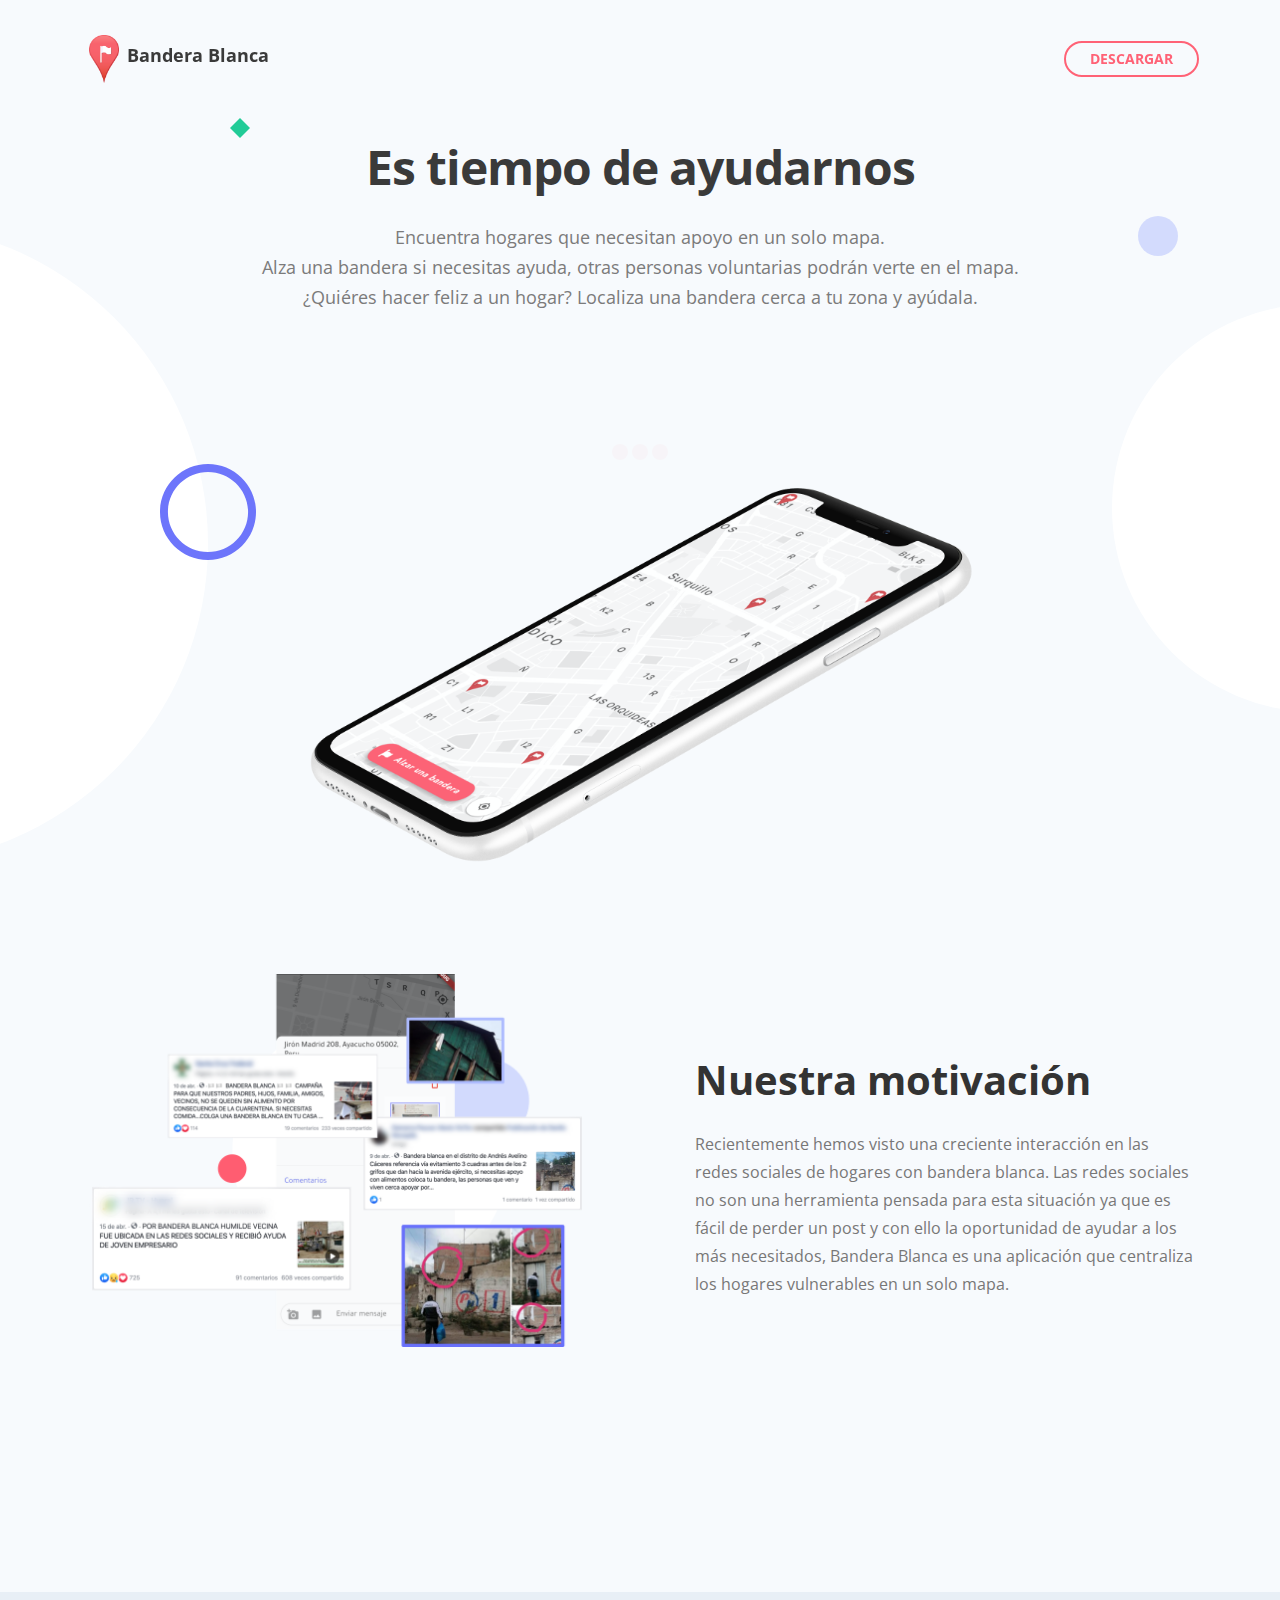
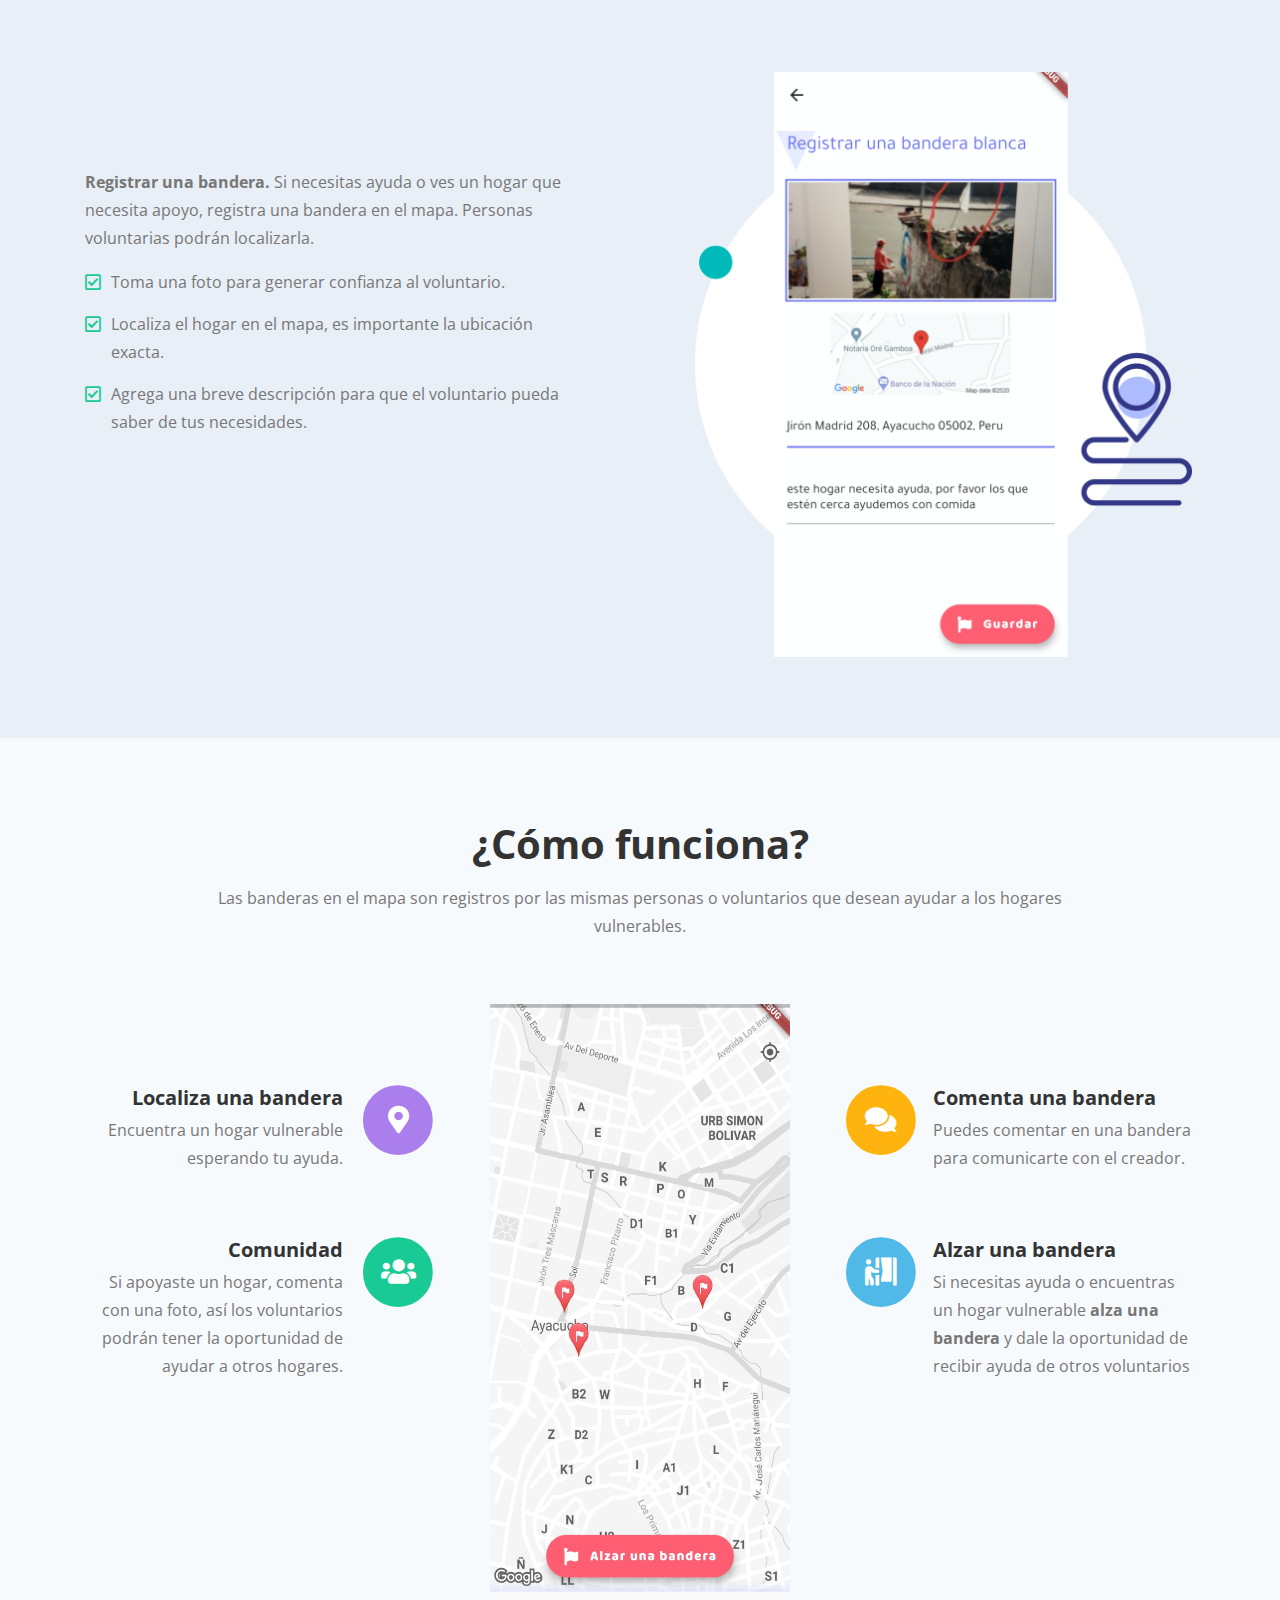
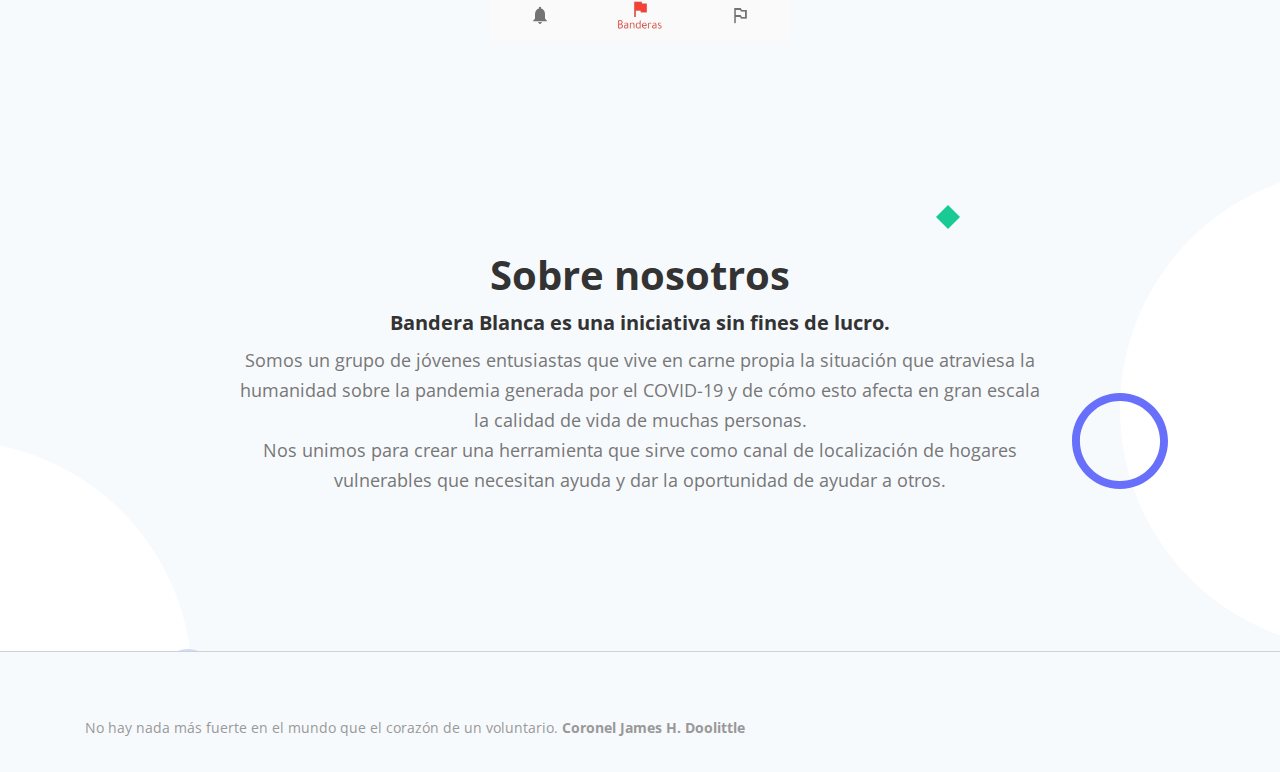
<file: web/public/index.html>
<!DOCTYPE html>
<html lang="en">

    <head>
        <meta charset="utf-8">
        <meta name="viewport" content="width=device-width, initial-scale=1,
            shrink-to-fit=no">

        <!-- SEO Meta Tags -->
        <meta name="description"
            content="Es una aplicación que muestra la localización de hogares
            vulnerables en un solo mapa, es una herramienta para los voluntarios
            y hogares vulnerables">

        <!-- Webpage Title -->
        <title>Bandera Blanca - es tiempo de ayudarnos.</title>

        <!-- Styles -->
        <link
            href="https://fonts.googleapis.com/css?family=Open+Sans:400,400i,700&display=swap&subset=latin-ext"
            rel="stylesheet">
        <link href="css/bootstrap.css" rel="stylesheet">
        <link href="css/fontawesome-all.css" rel="stylesheet">
        <!-- <link href="https://stackpath.bootstrapcdn.com/font-awesome/4.7.0/css/font-awesome.min.css" rel="stylesheet"> -->
        <link href="css/swiper.css" rel="stylesheet">
        <link href="css/magnific-popup.css" rel="stylesheet">
        <link href="css/styles.css" rel="stylesheet">

        <!-- Favicon  -->
        <link rel="icon" href="images/favicon.ico">
    </head>
    <body data-spy="scroll" data-target=".fixed-top">

        <!-- Preloader -->
        <div class="spinner-wrapper">
            <div class="spinner">
                <div class="bounce1"></div>
                <div class="bounce2"></div>
                <div class="bounce3"></div>
            </div>
        </div>
        <!-- end of preloader -->


        <!-- Navigation -->
        <nav class="navbar navbar-expand-lg navbar-dark navbar-custom
            fixed-top">
            <div class="container" id="download">
                <a class="text-decoration-none" href="index.html">
                    <div class="d-flex align-items-center">
                        <img src="images/logo.png" alt="alternative"
                            style="height:
                            48px;">
                        <h5 class="p-2 pt-2">Bandera Blanca</h5>
                    </div>
                </a>
                <div class="" id="navbarsExampleDefault">
                    <ul class="navbar-nav ml-auto">
                    </ul>
                    <span class="nav-item">
                        <a class="btn-outline-sm page-scroll" href="#header">DESCARGAR</a>
                    </span>
                </div>
            </div>
        </nav>
        <!-- end of navigation -->


        <!-- Header -->
        <header class="header" id="header">
            <div class="container">
                <div class="row">
                    <div class="col-lg-12">
                        <div class="text-container">
                            <h1>Es tiempo de ayudarnos</h1>
                            <p class="p-large p-heading">
                                Encuentra hogares que necesitan apoyo en un solo
                                mapa. <br>
                                Alza una bandera si necesitas ayuda, otras
                                personas voluntarias podrán verte en el mapa.<br>
                                ¿Quiéres hacer feliz a un hogar? Localiza una
                                bandera cerca a tu zona y ayúdala.
                            </p>
                            <!-- <a class="btn-solid-lg" href="#your-link"><i
                                    class="fab fa-apple"></i>DESCÁRGATE</a> -->
                            <!-- <a class="btn-solid-lg" href="#your-link"><i
                                            class="fab fa-google-play"></i>DESCÁRGATE</a> -->
                            <a href="#link"
                                style="display:inline-block;overflow:hidden;background:url(https://linkmaker.itunes.apple.com/es-es/badge-lrg.svg?releaseDate=2016-07-19&amp;kind=iossoftware&amp;bubble=ios_apps)
                                no-repeat;width:135px;height:40px;"></a>
                            <a
                                href="https://play.google.com/store/apps/details?id=org.banderablanca"
                                style="display:inline-block;overflow:hidden;background:url(https://play.google.com/intl/en_us/badges/images/generic/es_badge_web_generic.png)
                                no-repeat;width:155px;height:40px;background-position:center;background-size:
                                cover;"></a>
                        </div> <!-- end of text-container -->
                    </div> <!-- end of col -->
                </div> <!-- end of row -->
                <div class="row">
                    <div class="col-lg-12 mx-auto">
                        <div class="image-container">
                            <img class="img-fluid"
                                src="images/header-iphone.png"
                                alt="alternative">
                        </div> <!-- end of text-container -->
                    </div> <!-- end of col -->
                </div> <!-- end of row -->
            </div> <!-- end of container -->
            <div class="deco-white-circle-1">
                <img src="images/decorative-white-circle.svg" alt="alternative">
            </div> <!-- end of deco-white-circle-1 -->
            <div class="deco-white-circle-2">
                <img src="images/decorative-white-circle.svg" alt="alternative">
            </div> <!-- end of deco-white-circle-2 -->
            <div class="deco-blue-circle">
                <img src="images/decorative-primary-circle.svg"
                    alt="alternative">
            </div> <!-- end of deco-blue-circle -->
            <div class="deco-yellow-circle">
                <img src="images/decorative-primary-light-circle.svg"
                    alt="alternative">
            </div> <!-- end of deco-yellow-circle -->
            <div class="deco-green-diamond">
                <img src="images/decorative-green-diamond.svg"
                    alt="alternative">
            </div> <!-- end of deco-yellow-circle -->
        </header> <!-- end of header -->
        <!-- end of header -->



        <!-- Description 1 -->
        <div id="description" class="basic-1">
            <div class="container">
                <div class="row">
                    <div class="col-lg-6">
                        <div class="image-container">
                            <img class="img-fluid"
                                src="images/description-1-app.png"
                                alt="alternative">
                        </div> <!-- end of image-container -->
                    </div> <!-- end of col -->
                    <div class="col-lg-6">
                        <div class="text-container">
                            <h2>Nuestra motivación</h2>
                            <p>Recientemente hemos visto una creciente
                                interacción en las redes sociales de hogares con
                                bandera blanca. Las redes
                                sociales no son una herramienta pensada para
                                esta situación ya que es fácil de perder un
                                post y con ello la oportunidad
                                de ayudar a los más necesitados, Bandera Blanca
                                es una aplicación que centraliza los hogares
                                vulnerables en un solo
                                mapa.
                            </p>

                        </div> <!-- end of text-container -->
                    </div> <!-- end of col -->
                </div> <!-- end of row -->
            </div> <!-- end of container -->
        </div> <!-- end of basic-1 -->
        <!-- end of description 1 -->
        <!-- Description 2 -->
        <div class="tabs">
            <div class="container">
                <div class="row">
                    <div class="col-lg-6">
                        <div class="tabs-container">
                            <!-- Tabs Content -->
                            <div class="tab-content" id="cedoTabsContent">
                                <!-- Tab -->
                                <div class="tab-pane fade show active"
                                    id="tab-1" role="tabpanel"
                                    aria-labelledby="tab-1">
                                    <p><strong>Registrar una bandera.</strong>
                                        Si necesitas ayuda o ves un hogar que
                                        necesita apoyo, registra una bandera en
                                        el mapa. Personas voluntarias podrán
                                        localizarla.</p>
                                    <ul class="list-unstyled li-space-lg">
                                        <li class="media">
                                            <i class="far fa-check-square"></i>
                                            <div class="media-body">Toma una
                                                foto para generar confianza al
                                                voluntario.
                                            </div>
                                        </li>
                                        <li class="media">
                                            <i class="far fa-check-square"></i>
                                            <div class="media-body">Localiza el
                                                hogar en el mapa, es importante
                                                la ubicación
                                                exacta.</div>
                                        </li>
                                        <li class="media">
                                            <i class="far fa-check-square"></i>
                                            <div class="media-body">Agrega una
                                                breve descripción para que el
                                                voluntario
                                                pueda saber de tus necesidades.
                                            </div>
                                        </li>
                                    </ul>
                                </div> <!-- end of tab-pane -->
                                <!-- end of tab -->
                            </div> <!-- end of tab-content -->
                            <!-- end of nav tabs content -->

                        </div> <!-- end of tabs-container -->
                    </div> <!-- end of col -->
                    <div class="col-lg-6">
                        <div class="image-container">
                            <img class="img-fluid"
                                src="images/description-2-app.png"
                                alt="alternative">
                        </div> <!-- end of image-container -->
                    </div> <!-- end of col -->
                </div> <!-- end of row -->
            </div> <!-- end of container -->
        </div> <!-- end of tabs -->
        <!-- end of description 2 -->
        <!-- Features -->
        <div id="features" class="basic-2">
            <div class="container">
                <div class="row">
                    <div class="col-lg-12">
                        <h2>¿Cómo funciona?</h2>
                        <p class="p-heading">Las banderas en el mapa son
                            registros por las mismas personas o voluntarios que
                            desean ayudar a los hogares vulnerables.
                        </p>
                    </div> <!-- end of div -->
                </div> <!-- end of div -->
                <div class="row">
                    <div class="col-lg-4">
                        <ul class="list-unstyled li-space-lg first">
                            <li class="media">
                                <span class="fa-stack">
                                    <i class="fas fa-circle fa-stack-2x"></i>
                                    <i class="fas fa-map-marker-alt
                                        fa-stack-1x"></i>
                                </span>
                                <div class="media-body">
                                    <h4>Localiza una bandera</h4>
                                    <p>Encuentra un hogar vulnerable esperando
                                        tu ayuda.</p>
                                </div>
                            </li>
                            <li class="media">
                                <span class="fa-stack">
                                    <i class="fas fa-circle fa-stack-2x
                                        green"></i>
                                    <i class="fas fa-users fa-stack-1x"></i>
                                </span>
                                <div class="media-body">
                                    <h4>Comunidad</h4>
                                    <p>Si apoyaste un hogar, comenta con una
                                        foto, así los voluntarios podrán tener
                                        la
                                        oportunidad de ayudar a otros hogares.</p>
                                </div>
                            </li>
                        </ul>
                    </div> <!-- end of col -->
                    <div class="col-lg-4">
                        <img class="img-fluid" src="images/features-app.jpg"
                            alt="alternative">
                    </div> <!-- end of col -->
                    <div class="col-lg-4">
                        <ul class="list-unstyled li-space-lg">
                            <li class="media">
                                <span class="fa-stack">
                                    <i class="fas fa-circle fa-stack-2x
                                        yellow"></i>
                                    <i class="fas fa-comments fa-stack-1x"></i>
                                </span>
                                <div class="media-body">
                                    <h4>Comenta una bandera</h4>
                                    <p>Puedes comentar en una bandera para
                                        comunicarte con el creador.</p>
                                </div>
                            </li>
                            <li class="media">
                                <span class="fa-stack">
                                    <i class="fas fa-circle fa-stack-2x
                                        blue"></i>
                                    <i class="fas fa-person-booth fa-stack-1x"></i>
                                </span>
                                <div class="media-body">
                                    <h4>Alzar una bandera</h4>
                                    <p>Si necesitas ayuda o encuentras un hogar
                                        vulnerable <strong>alza una bandera</strong>
                                        y dale la oportunidad de recibir ayuda
                                        de otros
                                        voluntarios</p>
                                </div>
                            </li>
                        </ul>
                    </div> <!-- end of col -->
                </div> <!-- end of row -->
            </div> <!-- end of container -->
        </div> <!-- end of basic-2 -->
        <!-- end of features -->

        <!-- Download -->
        <div class="basic-3">
            <div class="container">
                <div class="row">
                    <div class="col-lg-12">
                        <!-- <div class="image-container">
                        <img class="img-fluid" src="images/download-iphone.png" alt="alternative">
                    </div> end of image-container -->
                        <h2>Sobre nosotros</h2>
                        <h4>Bandera Blanca es una iniciativa sin fines de lucro.</h4>
                        <p class="p-large">
                            Somos un grupo de jóvenes
                            entusiastas que vive en carne propia la
                            situación que atraviesa la humanidad sobre la
                            pandemia generada por el COVID-19 y de cómo esto
                            afecta en gran escala la calidad de vida de
                            muchas personas. <br>
                            Nos unimos para crear una herramienta que sirve como
                            canal de localización de hogares
                            vulnerables que necesitan ayuda y dar la oportunidad
                            de ayudar a otros.
                        </p>


                    </div> <!-- end of col -->
                </div> <!-- end of row -->
            </div> <!-- end of container -->
            <div class="deco-white-circle-1">
                <img src="images/decorative-white-circle.svg" alt="alternative">
            </div> <!-- end of deco-white-circle-1 -->
            <div class="deco-white-circle-2">
                <img src="images/decorative-white-circle.svg" alt="alternative">
            </div> <!-- end of deco-white-circle-2 -->
            <div class="deco-blue-circle">
                <img src="images/decorative-primary-circle.svg"
                    alt="alternative">
            </div> <!-- end of deco-blue-circle -->
            <div class="deco-yellow-circle">
                <img src="images/decorative-primary-light-circle.svg"
                    alt="alternative">
            </div> <!-- end of deco-yellow-circle -->
            <div class="deco-green-diamond">
                <img src="images/decorative-green-diamond.svg"
                    alt="alternative">
            </div> <!-- end of deco-yellow-circle -->
        </div> <!-- end of basic-3 -->
        <!-- end of download -->


        <!-- Footer -->
        <div class="footer">
            <div class="container">
                <div class="row">
                    <div class="col-lg-12 col-xs-12">
                        <p class="p-small">No hay nada más fuerte en el mundo
                            que el corazón de un voluntario.
                            <strong>Coronel James H. Doolittle</strong></p>
                    </div>

                </div> <!-- end of row -->
            </div> <!-- end of container -->
        </div> <!-- end of footer -->
        <!-- end of footer -->


        <!-- Copyright -->
        <!-- <div class="copyright">
        <div class="container">
            <div class="row">
                <div class="col-lg-12">
                    <p class="p-small">Bandera Blanca</p>
                </div>
            </div>
        </div>
    </div>  -->
        <!-- end of copyright -->


        <!-- Scripts -->
        <script src="js/jquery.min.js"></script> <!-- jQuery for Bootstrap's JavaScript plugins -->
        <script src="js/popper.min.js"></script> <!-- Popper tooltip library for Bootstrap -->
        <script src="js/jquery.easing.min.js"></script> <!-- jQuery Easing for smooth scrolling between anchors -->
        <script src="js/swiper.min.js"></script> <!-- Swiper for image and text sliders -->
        <script src="js/jquery.magnific-popup.js"></script> <!-- Magnific Popup for lightboxes -->
        <script src="js/scripts.js"></script> <!-- Custom scripts -->
    </body>

</html>
</file>
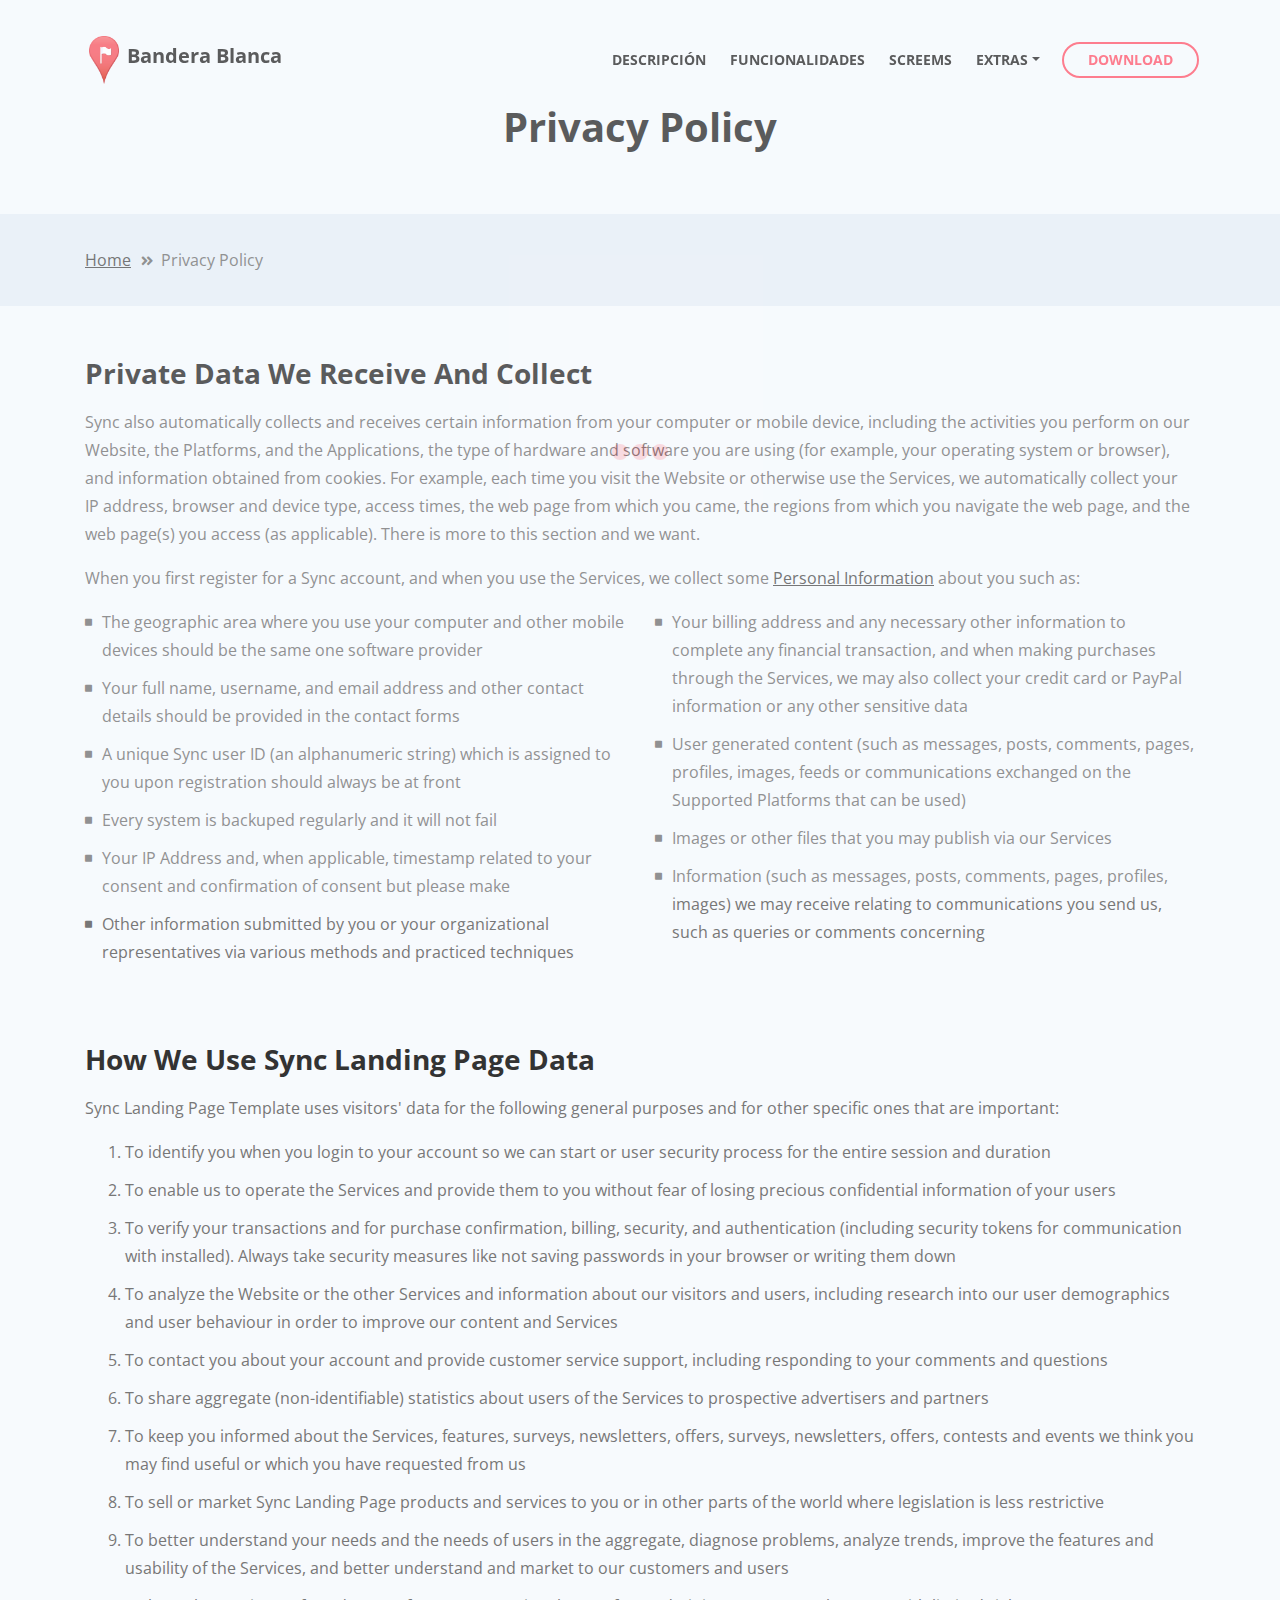
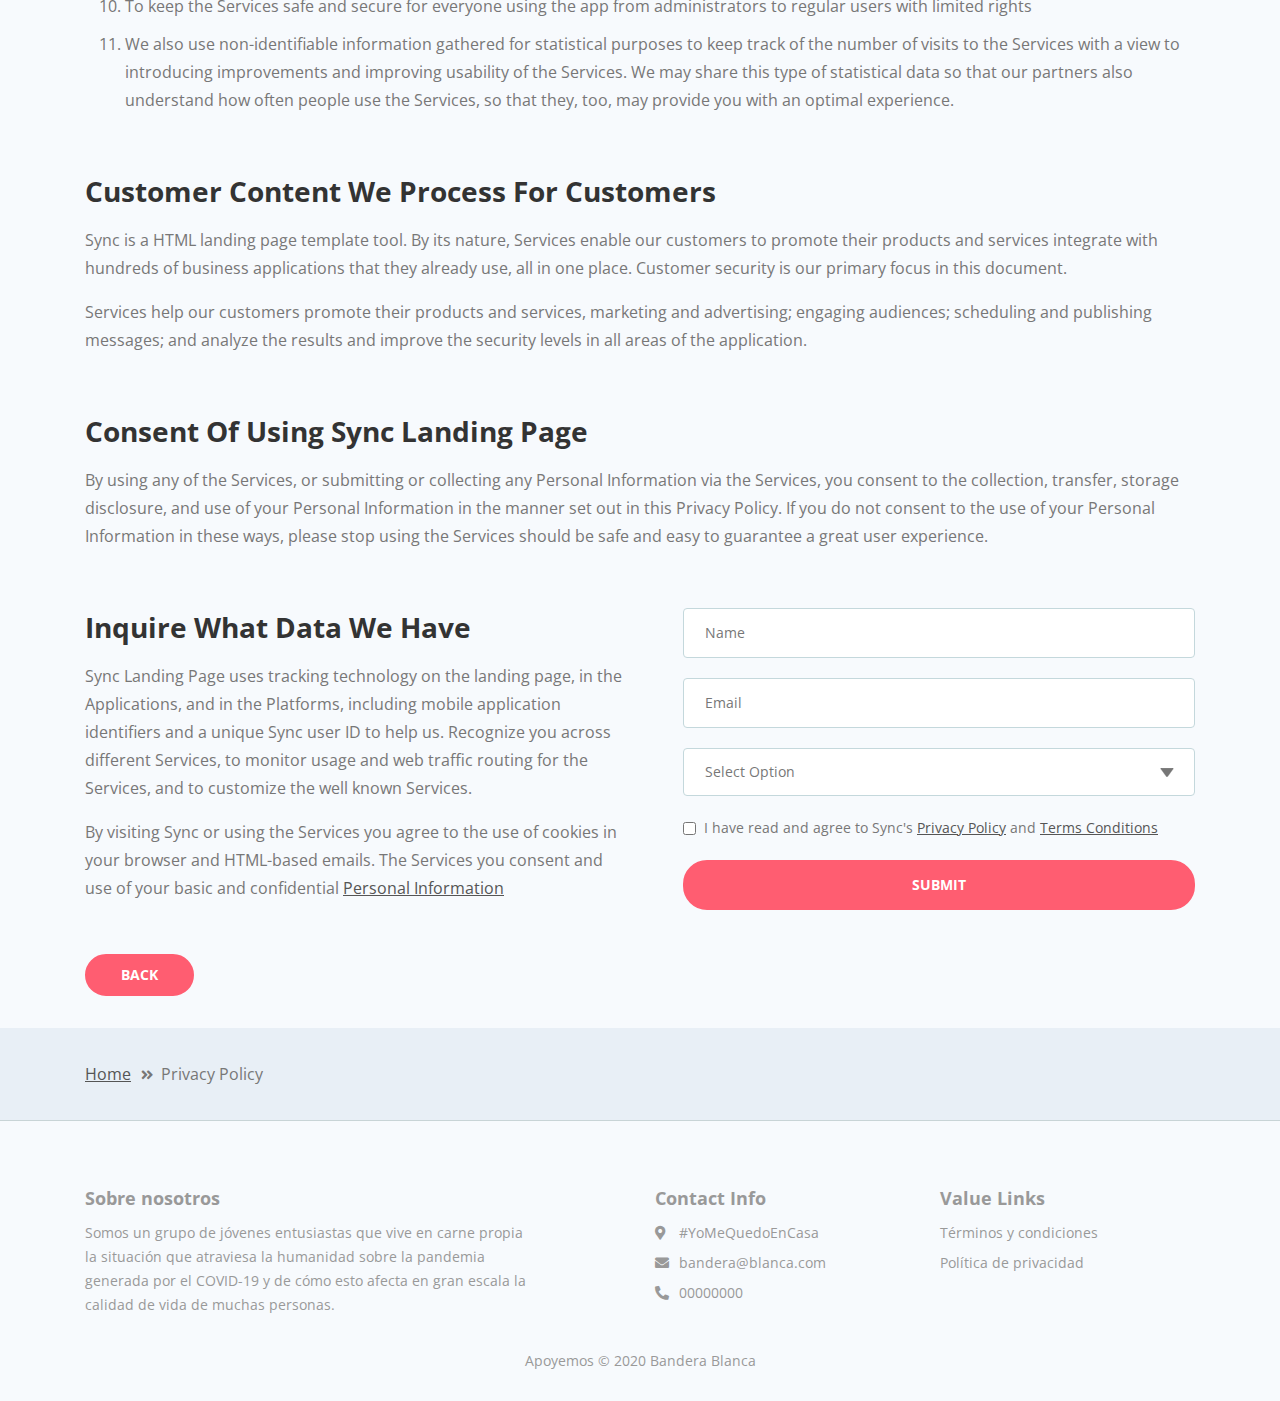
<file: public/web/privacy-policy.html>
<!DOCTYPE html>
<html lang="en">
    <head>
        <meta charset="utf-8">
        <meta name="viewport" content="width=device-width, initial-scale=1,
            shrink-to-fit=no">

        <!-- SEO Meta Tags -->
        <meta name="description" content="Bandera blanca: Un proyecto para
            apoyar entre todos a los ma necesitados">


        <!-- Webpage Title -->
        <title>Bandera Blanca</title>

        <!-- Styles -->
        <link
            href="https://fonts.googleapis.com/css?family=Open+Sans:400,400i,700&display=swap&subset=latin-ext"
            rel="stylesheet">
        <link href="css/bootstrap.css" rel="stylesheet">
        <link href="css/fontawesome-all.css" rel="stylesheet">
        <link href="css/swiper.css" rel="stylesheet">
        <link href="css/magnific-popup.css" rel="stylesheet">
        <link href="css/styles.css" rel="stylesheet">

        <!-- Favicon  -->
        <link rel="icon" href="images/favicon.png">
    </head>
    <body data-spy="scroll" data-target=".fixed-top">

        <!-- Preloader -->
        <div class="spinner-wrapper">
            <div class="spinner">
                <div class="bounce1"></div>
                <div class="bounce2"></div>
                <div class="bounce3"></div>
            </div>
        </div>
        <!-- end of preloader -->


        <!-- Navigation -->
        <nav class="navbar navbar-expand-lg navbar-dark navbar-custom
            fixed-top">
            <div class="container">
                <!-- Image Logo -->
                <a class="text-decoration-none" href="index.html">
                    <div class="d-flex align-items-center">
                        <img
                            src="images/logo.png" alt="alternative"
                            style="height:
                            48px;">
                        <h4 class="p-2 pt-2">Bandera Blanca</h4>
                    </div>
                </a>

                <!-- Mobile Menu Toggle Button -->
                <button class="navbar-toggler" type="button"
                    data-toggle="collapse" data-target="#navbarsExampleDefault"
                    aria-controls="navbarsExampleDefault" aria-expanded="false"
                    aria-label="Toggle navigation">
                    <span class="navbar-toggler-awesome fas fa-bars"></span>
                    <span class="navbar-toggler-awesome fas fa-times"></span>
                </button>
                <!-- end of mobile menu toggle button -->

                <div class="collapse navbar-collapse"
                    id="navbarsExampleDefault">
                    <ul class="navbar-nav ml-auto">
                        <li class="nav-item">
                            <a class="nav-link page-scroll" href="#description">DESCRIPCIÓN
                                <span class="sr-only">(current)</span></a>
                        </li>
                        <li class="nav-item">
                            <a class="nav-link page-scroll" href="#features">FUNCIONALIDADES</a>
                        </li>
                        <li class="nav-item">
                            <a class="nav-link page-scroll" href="#screens">SCREEMS</a>
                        </li>

                        <!-- Dropdown Menu -->
                        <li class="nav-item dropdown">
                            <a class="nav-link dropdown-toggle page-scroll"
                                id="navbarDropdown" role="button"
                                aria-haspopup="true" aria-expanded="false">EXTRAS</a>
                            <div class="dropdown-menu"
                                aria-labelledby="navbarDropdown">
                                <div class="dropdown-divider"></div>
                                <a class="dropdown-item"
                                    href="terms-conditions.html"><span
                                        class="item-text">TERMINOS Y CONDICIONES</span></a>
                                <div class="dropdown-divider"></div>
                                <a class="dropdown-item"
                                    href="privacy-policy.html"><span
                                        class="item-text">POLÍTICA DE
                                        PRIVACIODAD</span></a>
                            </div>
                        </li>
                        <!-- end of dropdown menu -->
                    </ul>
                    <span class="nav-item">
                        <a class="btn-outline-sm page-scroll" href="#download">DOWNLOAD</a>
                    </span>
                </div>
            </div> <!-- end of container -->
        </nav> <!-- end of navbar -->
        <!-- end of navigation -->


        <!-- Header -->
        <header id="header" class="ex-header">
            <div class="container">
                <div class="row">
                    <div class="col-md-12">
                        <h1>Privacy Policy</h1>
                    </div> <!-- end of col -->
                </div> <!-- end of row -->
            </div> <!-- end of container -->
        </header> <!-- end of ex-header -->
        <!-- end of header -->


        <!-- Breadcrumbs -->
        <div class="ex-basic-1">
            <div class="container">
                <div class="row">
                    <div class="col-lg-12">
                        <div class="breadcrumbs">
                            <a href="index.html">Home</a><i class="fa
                                fa-angle-double-right"></i><span>Privacy Policy</span>
                        </div> <!-- end of breadcrumbs -->
                    </div> <!-- end of col -->
                </div> <!-- end of row -->
            </div> <!-- end of container -->
        </div> <!-- end of ex-basic-1 -->
        <!-- end of breadcrumbs -->


        <!-- Privacy Content -->
        <div class="ex-basic-2">
            <div class="container">
                <div class="row">
                    <div class="col-lg-12">
                        <div class="text-container">
                            <h3>Private Data We Receive And Collect</h3>
                            <p>Sync also automatically collects and receives
                                certain information from your computer or mobile
                                device, including the activities you perform on
                                our Website, the Platforms, and the
                                Applications, the type of hardware and software
                                you are using (for example, your operating
                                system or browser), and information obtained
                                from cookies. For example, each time you visit
                                the Website or otherwise use the Services, we
                                automatically collect your IP address, browser
                                and device type, access times, the web page from
                                which you came, the regions from which you
                                navigate the web page, and the web page(s) you
                                access (as applicable). There is more to this
                                section and we want.</p>
                            <p>When you first register for a Sync account, and
                                when you use the Services, we collect some <a
                                    href="#your-link">Personal Information</a>
                                about you such as:</p>
                            <div class="row">
                                <div class="col-md-6">
                                    <ul class="list-unstyled li-space-lg">
                                        <li class="media">
                                            <i class="fas fa-square"></i>
                                            <div class="media-body">The
                                                geographic area where you use
                                                your computer and other mobile
                                                devices should be the same one
                                                software provider</div>
                                        </li>
                                        <li class="media">
                                            <i class="fas fa-square"></i>
                                            <div class="media-body">Your full
                                                name, username, and email
                                                address and other contact
                                                details should be provided in
                                                the contact forms</div>
                                        </li>
                                        <li class="media">
                                            <i class="fas fa-square"></i>
                                            <div class="media-body">A unique
                                                Sync user ID (an alphanumeric
                                                string) which is assigned to you
                                                upon registration should always
                                                be at front</div>
                                        </li>
                                        <li class="media">
                                            <i class="fas fa-square"></i>
                                            <div class="media-body">Every system
                                                is backuped regularly and it
                                                will not fail</div>
                                        </li>
                                        <li class="media">
                                            <i class="fas fa-square"></i>
                                            <div class="media-body">Your IP
                                                Address and, when applicable,
                                                timestamp related to your
                                                consent and confirmation of
                                                consent but please make</div>
                                        </li>
                                        <li class="media">
                                            <i class="fas fa-square"></i>
                                            <div class="media-body">Other
                                                information submitted by you or
                                                your organizational
                                                representatives via various
                                                methods and practiced techniques</div>
                                        </li>
                                    </ul>
                                </div> <!-- end of col -->

                                <div class="col-md-6">
                                    <ul class="list-unstyled li-space-lg">
                                        <li class="media">
                                            <i class="fas fa-square"></i>
                                            <div class="media-body">Your billing
                                                address and any necessary other
                                                information to complete any
                                                financial transaction, and when
                                                making purchases through the
                                                Services, we may also collect
                                                your credit card or PayPal
                                                information or any other
                                                sensitive data</div>
                                        </li>
                                        <li class="media">
                                            <i class="fas fa-square"></i>
                                            <div class="media-body">User
                                                generated content (such as
                                                messages, posts, comments,
                                                pages, profiles, images, feeds
                                                or communications exchanged on
                                                the Supported Platforms that can
                                                be used)</div>
                                        </li>
                                        <li class="media">
                                            <i class="fas fa-square"></i>
                                            <div class="media-body">Images or
                                                other files that you may publish
                                                via our Services</div>
                                        </li>
                                        <li class="media">
                                            <i class="fas fa-square"></i>
                                            <div class="media-body">Information
                                                (such as messages, posts,
                                                comments, pages, profiles,
                                                images) we may receive relating
                                                to communications you send us,
                                                such as queries or comments
                                                concerning</div>
                                        </li>
                                    </ul>
                                </div> <!-- end of col -->
                            </div> <!-- end of row -->
                        </div> <!-- end of text-container-->

                        <div class="text-container">
                            <h3>How We Use Sync Landing Page Data</h3>
                            <p>Sync Landing Page Template uses visitors' data
                                for the following general purposes and for other
                                specific ones that are important:</p>
                            <ol class="li-space-lg">
                                <li>To identify you when you login to your
                                    account so we can start or user security
                                    process for the entire session and duration</li>
                                <li>To enable us to operate the Services and
                                    provide them to you without fear of losing
                                    precious confidential information of your
                                    users</li>
                                <li>To verify your transactions and for purchase
                                    confirmation, billing, security, and
                                    authentication (including security tokens
                                    for communication with installed). Always
                                    take security measures like not saving
                                    passwords in your browser or writing them
                                    down</li>
                                <li>To analyze the Website or the other Services
                                    and information about our visitors and
                                    users, including research into our user
                                    demographics and user behaviour in order to
                                    improve our content and Services</li>
                                <li>To contact you about your account and
                                    provide customer service support, including
                                    responding to your comments and questions</li>
                                <li>To share aggregate (non-identifiable)
                                    statistics about users of the Services to
                                    prospective advertisers and partners</li>
                                <li>To keep you informed about the Services,
                                    features, surveys, newsletters, offers,
                                    surveys, newsletters, offers, contests and
                                    events we think you may find useful or which
                                    you have requested from us</li>
                                <li>To sell or market Sync Landing Page products
                                    and services to you or in other parts of the
                                    world where legislation is less restrictive</li>
                                <li>To better understand your needs and the
                                    needs of users in the aggregate, diagnose
                                    problems, analyze trends, improve the
                                    features and usability of the Services, and
                                    better understand and market to our
                                    customers and users</li>
                                <li>To keep the Services safe and secure for
                                    everyone using the app from administrators
                                    to regular users with limited rights</li>
                                <li>We also use non-identifiable information
                                    gathered for statistical purposes to keep
                                    track of the number of visits to the
                                    Services with a view to introducing
                                    improvements and improving usability of the
                                    Services. We may share this type of
                                    statistical data so that our partners also
                                    understand how often people use the
                                    Services, so that they, too, may provide you
                                    with an optimal experience.</li>
                            </ol>
                        </div> <!-- end of text-container -->

                        <div class="text-container">
                            <h3>Customer Content We Process For Customers</h3>
                            <p>Sync is a HTML landing page template tool. By its
                                nature, Services enable our customers to promote
                                their products and services integrate with
                                hundreds of business applications that they
                                already use, all in one place. Customer security
                                is our primary focus in this document.</p>
                            <p>Services help our customers promote their
                                products and services, marketing and
                                advertising; engaging audiences; scheduling and
                                publishing messages; and analyze the results and
                                improve the security levels in all areas of the
                                application.</p>
                        </div> <!-- end of text container -->

                        <div class="text-container">
                            <h3>Consent Of Using Sync Landing Page</h3>
                            <p>By using any of the Services, or submitting or
                                collecting any Personal Information via the
                                Services, you consent to the collection,
                                transfer, storage disclosure, and use of your
                                Personal Information in the manner set out in
                                this Privacy Policy. If you do not consent to
                                the use of your Personal Information in these
                                ways, please stop using the Services should be
                                safe and easy to guarantee a great user
                                experience.</p>
                        </div> <!-- end of text-container -->

                        <div class="row">
                            <div class="col-md-6">
                                <div class="text-container last">
                                    <h3>Inquire What Data We Have</h3>
                                    <p>Sync Landing Page uses tracking
                                        technology on the landing page, in the
                                        Applications, and in the Platforms,
                                        including mobile application identifiers
                                        and a unique Sync user ID to help us.
                                        Recognize you across different Services,
                                        to monitor usage and web traffic routing
                                        for the Services, and to customize the
                                        well known Services.</p>
                                    <p>By visiting Sync or using the Services
                                        you agree to the use of cookies in your
                                        browser and HTML-based emails. The
                                        Services you consent and use of your
                                        basic and confidential <a
                                            href="#your-link">Personal
                                            Information</a></p>
                                </div> <!-- end of text container -->
                            </div> <!-- end of col-->
                            <div class="col-md-6">

                                <!-- Privacy Form -->
                                <div class="form-container">
                                    <form id="privacyForm"
                                        data-toggle="validator"
                                        data-focus="false">
                                        <div class="form-group">
                                            <input type="text"
                                                class="form-control-input"
                                                id="pname" required>
                                            <label class="label-control"
                                                for="pname">Name</label>
                                            <div class="help-block with-errors"></div>
                                        </div>
                                        <div class="form-group">
                                            <input type="email"
                                                class="form-control-input"
                                                id="pemail" required>
                                            <label class="label-control"
                                                for="pemail">Email</label>
                                            <div class="help-block with-errors"></div>
                                        </div>
                                        <div class="form-group">
                                            <select class="form-control-select"
                                                id="pselect" required>
                                                <option class="select-option"
                                                    value="" disabled selected>Select
                                                    Option</option>
                                                <option class="select-option"
                                                    value="Delete data">Delete
                                                    my data</option>
                                                <option class="select-option"
                                                    value="Show me data">Show me
                                                    my data</option>
                                            </select>
                                            <div class="help-block with-errors"></div>
                                        </div>
                                        <div class="form-group checkbox
                                            p-small">
                                            <input type="checkbox" id="pterms"
                                                value="Agreed-to-Terms"
                                                required>I have read and agree
                                            to Sync's <a
                                                href="privacy-policy.html">Privacy
                                                Policy</a> and <a
                                                href="terms-conditions.html">Terms
                                                Conditions</a>
                                            <div class="help-block with-errors"></div>
                                        </div>
                                        <div class="form-group">
                                            <button type="submit"
                                                class="form-control-submit-button">SUBMIT</button>
                                        </div>
                                        <div class="form-message">
                                            <div id="pmsgSubmit" class="h3
                                                text-center hidden"></div>
                                        </div>
                                    </form>
                                </div> <!-- end of form container -->
                                <!-- end of privacy form -->

                            </div> <!-- end of col-->
                        </div> <!-- end of row -->
                        <a class="btn-solid-reg" href="index.html">BACK</a>
                    </div> <!-- end of col-->
                </div> <!-- end of row -->
            </div> <!-- end of container -->
        </div> <!-- end of ex-basic-2 -->
        <!-- end of privacy content -->


        <!-- Breadcrumbs -->
        <div class="ex-basic-1">
            <div class="container">
                <div class="row">
                    <div class="col-lg-12">
                        <div class="breadcrumbs">
                            <a href="index.html">Home</a><i class="fa
                                fa-angle-double-right"></i><span>Privacy Policy</span>
                        </div> <!-- end of breadcrumbs -->
                    </div> <!-- end of col -->
                </div> <!-- end of row -->
            </div> <!-- end of container -->
        </div> <!-- end of ex-basic-1 -->
        <!-- end of breadcrumbs -->


        <!-- Footer -->
        <div class="footer">
            <div class="container">
                <div class="row">
                    <div class="col-lg-5 col-xs-12">
                        <h5>Sobre nosotros</h5>
                        <p class="p-small">Somos un grupo de jóvenes
                            entusiastas que vive en carne propia la
                            situación que atraviesa la humanidad sobre la
                            pandemia generada por el COVID-19 y de cómo esto
                            afecta en gran escala la calidad de vida de
                            muchas personas.</p>
                    </div>
                    <div class="col-lg-1 col-xs-12"></div>
                    <div class="col-lg-3 col-xs-12">
                        <h5>Contact Info</h5>
                        <ul class="list-unstyled li-space-lg p-small">
                            <li class="media">
                                <i class="fas fa-map-marker-alt"></i>
                                <div class="media-body"> #YoMeQuedoEnCasa</div>
                            </li>
                            <li class="media">
                                <i class="fas fa-envelope"></i>
                                <div class="media-body"><a
                                        href="#your-link">bandera@blanca.com</a></div>
                            </li>
                            <li class="media">
                                <i class="fas fa-phone-alt"></i>
                                <div class="media-body"><a
                                        href="#your-link">00000000</a></div>
                            </li>
                        </ul>
                    </div>
                    <div class="col-lg-3 col-xs-12">
                        <h5>Value Links</h5>
                        <ul class="list-unstyled li-space-lg p-small">
                            <li><a href="terms-conditions.html">Términos y
                                    condiciones</a></li>
                            <li><a href="privacy-policy.html">Política de
                                    privacidad</a></li>
                        </ul>
                    </div>

                    <!-- <div class="footer-col fifth">
                            <span class="fa-stack">
                                <a href="#your-link">
                                    <i class="fas fa-circle fa-stack-2x"></i>
                                    <i class="fab fa-facebook-f
                                        fa-stack-1x"></i>
                                </a>
                            </span>
                            <span class="fa-stack">
                                <a href="#your-link">
                                    <i class="fas fa-circle fa-stack-2x"></i>
                                    <i class="fab fa-twitter fa-stack-1x"></i>
                                </a>
                            </span>
                            <span class="fa-stack">
                                <a href="#your-link">
                                    <i class="fas fa-circle fa-stack-2x"></i>
                                    <i class="fab fa-pinterest-p
                                        fa-stack-1x"></i>
                                </a>
                            </span>
                            <span class="fa-stack">
                                <a href="#your-link">
                                    <i class="fas fa-circle fa-stack-2x"></i>
                                    <i class="fab fa-instagram fa-stack-1x"></i>
                                </a>
                            </span>
                        </div>  -->
                </div> <!-- end of row -->
            </div> <!-- end of container -->
        </div> <!-- end of footer -->
        <!-- end of footer -->


        <!-- Copyright -->
        <div class="copyright">
            <div class="container">
                <div class="row">
                    <div class="col-lg-12">
                        <p class="p-small">Apoyemos © 2020 Bandera Blanca</p>
                    </div> <!-- end of col -->
                </div> <!-- enf of row -->
            </div> <!-- end of container -->
        </div> <!-- end of copyright -->
        <!-- end of copyright -->


        <!-- Scripts -->
        <script src="js/jquery.min.js"></script> <!-- jQuery for Bootstrap's JavaScript plugins -->
        <script src="js/popper.min.js"></script> <!-- Popper tooltip library for Bootstrap -->
        <script src="js/bootstrap.min.js"></script> <!-- Bootstrap framework -->
        <script src="js/jquery.easing.min.js"></script> <!-- jQuery Easing for smooth scrolling between anchors -->
        <script src="js/swiper.min.js"></script> <!-- Swiper for image and text sliders -->
        <script src="js/jquery.magnific-popup.js"></script> <!-- Magnific Popup for lightboxes -->
        <script src="js/scripts.js"></script> <!-- Custom scripts -->
    </body>
</html>
</file>
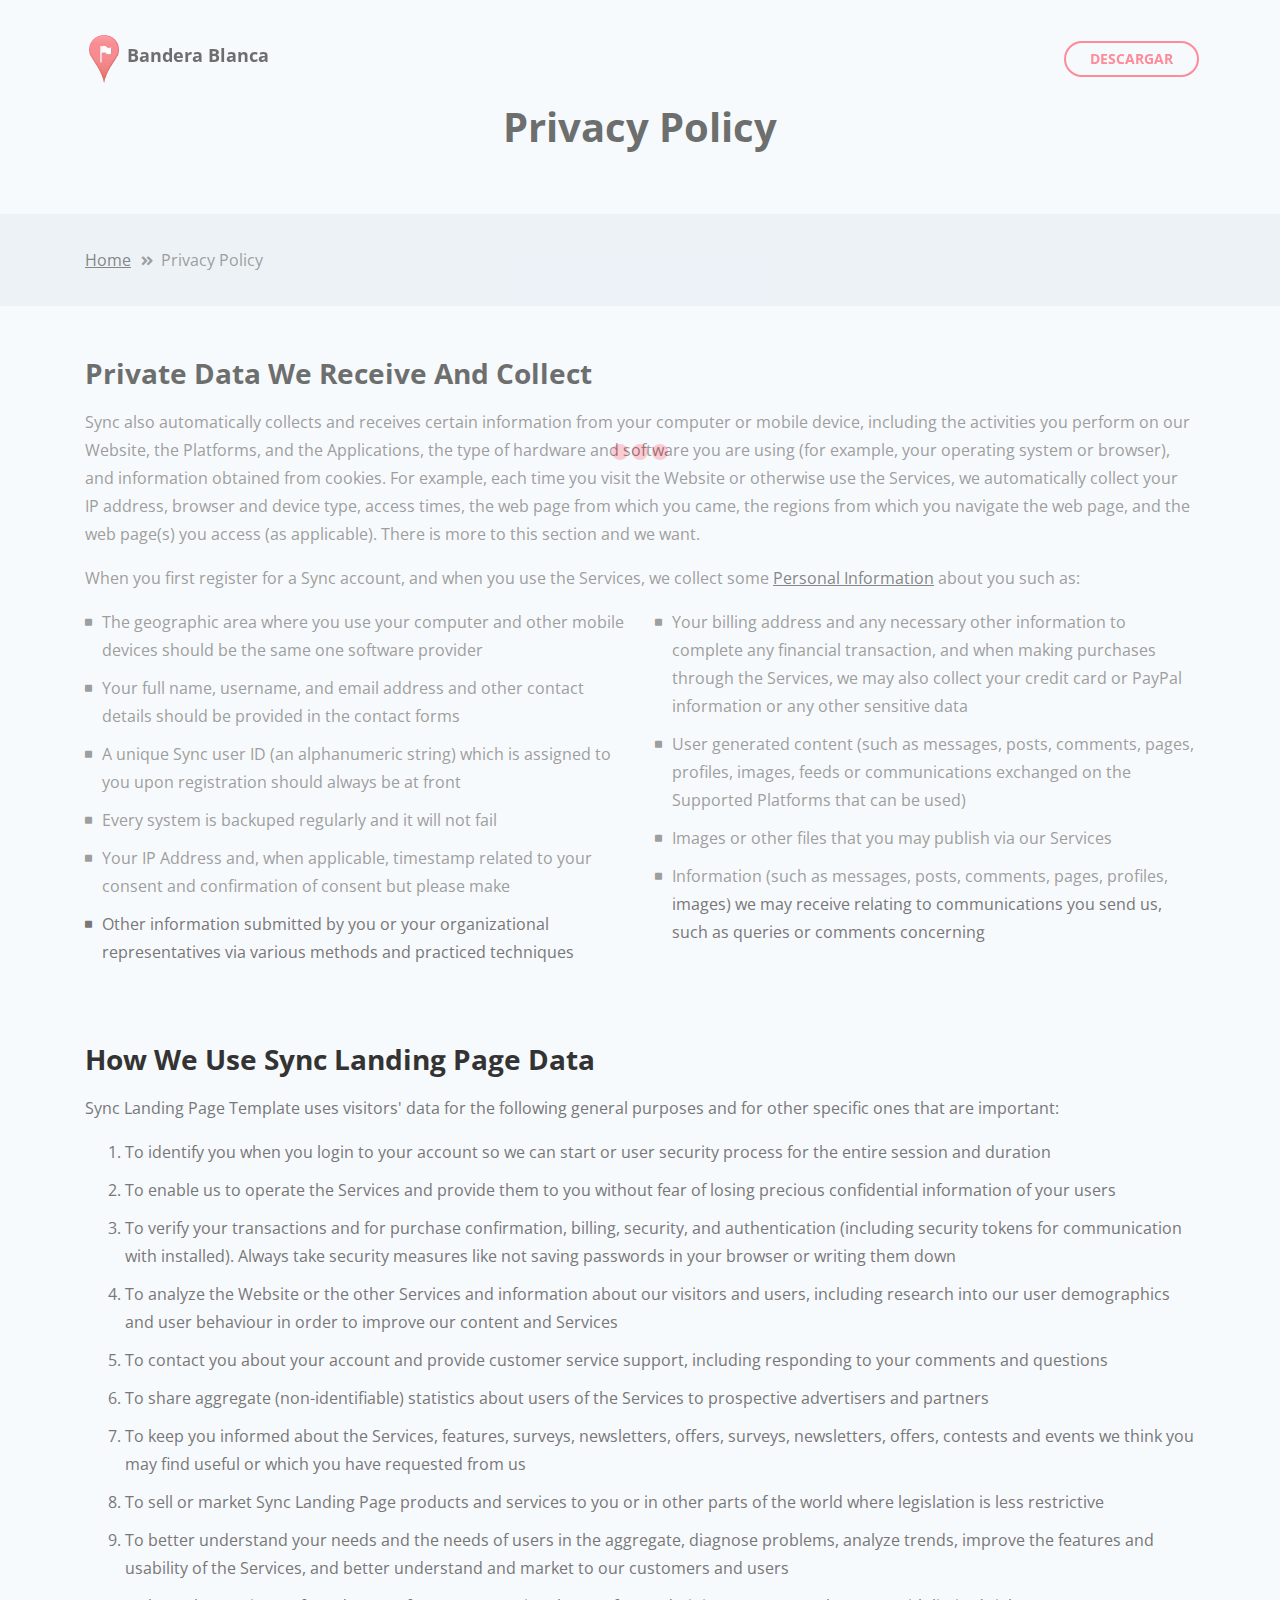
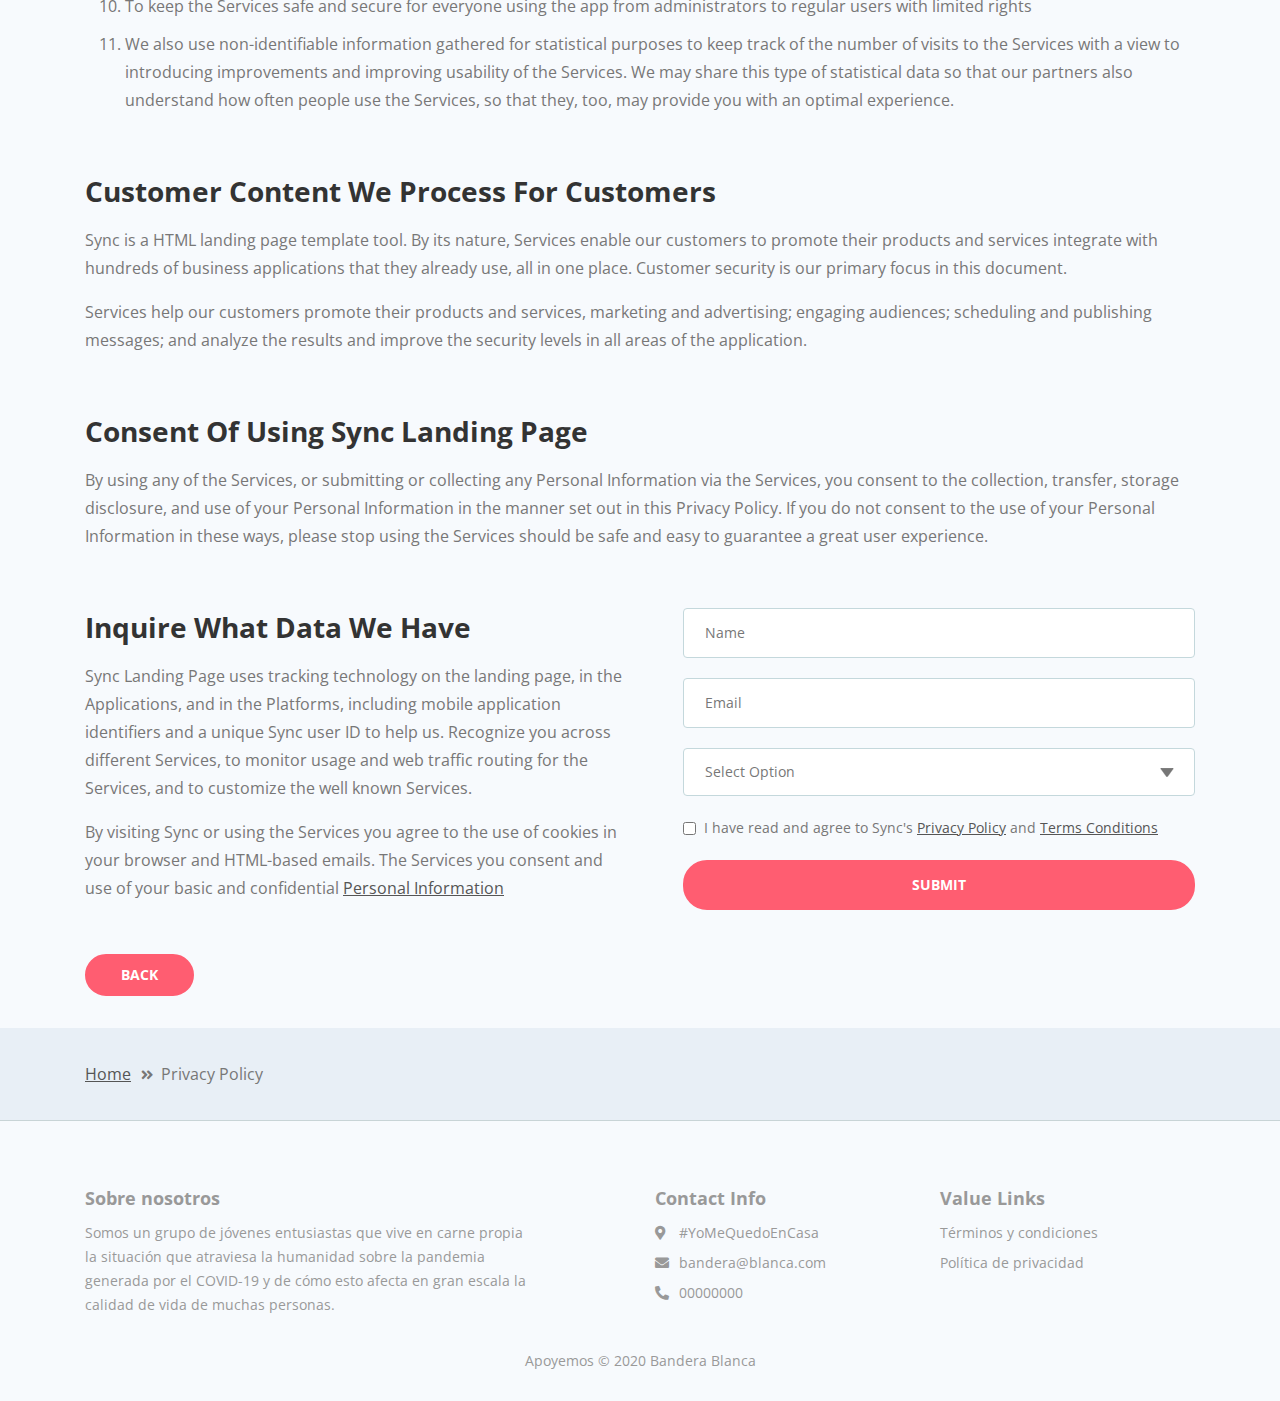
<file: web/public/privacy-policy.html>
<!DOCTYPE html>
<html lang="en">

    <head>
        <meta charset="utf-8">
        <meta name="viewport" content="width=device-width, initial-scale=1,
            shrink-to-fit=no">

        <!-- SEO Meta Tags -->
        <meta name="description"
            content="Es una aplicación que muestra la localización de hogares
            vulnerables en un solo mapa, es una herramienta para los voluntarios
            y hogares vulnerables">

        <!-- Webpage Title -->
        <title>Bandera Blanca - es tiempo de ayudarnos.</title>

        <!-- Styles -->
        <link
            href="https://fonts.googleapis.com/css?family=Open+Sans:400,400i,700&display=swap&subset=latin-ext"
            rel="stylesheet">
        <link href="css/bootstrap.css" rel="stylesheet">
        <link href="css/fontawesome-all.css" rel="stylesheet">
        <!-- <link href="https://stackpath.bootstrapcdn.com/font-awesome/4.7.0/css/font-awesome.min.css" rel="stylesheet"> -->
        <link href="css/swiper.css" rel="stylesheet">
        <link href="css/magnific-popup.css" rel="stylesheet">
        <link href="css/styles.css" rel="stylesheet">

        <!-- Favicon  -->
        <link rel="icon" href="images/favicon.ico">
    </head>
    <body data-spy="scroll" data-target=".fixed-top">

        <!-- Preloader -->
        <div class="spinner-wrapper">
            <div class="spinner">
                <div class="bounce1"></div>
                <div class="bounce2"></div>
                <div class="bounce3"></div>
            </div>
        </div>
        <!-- end of preloader -->


        <!-- Navigation -->
        <nav class="navbar navbar-expand-lg navbar-dark navbar-custom
            fixed-top">
            <div class="container">
                <a class="text-decoration-none" href="index.html">
                    <div class="d-flex align-items-center">
                        <img src="images/logo.png" alt="alternative"
                            style="height:
                            48px;">
                        <h5 class="p-2 pt-2">Bandera Blanca</h5>
                    </div>
                </a>
                <div class="" id="navbarsExampleDefault">
                    <ul class="navbar-nav ml-auto">
                    </ul>
                    <span class="nav-item">
                        <a class="btn-outline-sm page-scroll"
                            href="index.html">DESCARGAR</a>
                    </span>
                </div>
            </div>
        </nav>
        <!-- end of navigation -->


        <!-- Header -->
        <header id="header" class="ex-header">
            <div class="container">
                <div class="row">
                    <div class="col-md-12">
                        <h1>Privacy Policy</h1>
                    </div> <!-- end of col -->
                </div> <!-- end of row -->
            </div> <!-- end of container -->
        </header> <!-- end of ex-header -->
        <!-- end of header -->


        <!-- Breadcrumbs -->
        <div class="ex-basic-1">
            <div class="container">
                <div class="row">
                    <div class="col-lg-12">
                        <div class="breadcrumbs">
                            <a href="index.html">Home</a><i class="fa
                                fa-angle-double-right"></i><span>Privacy Policy</span>
                        </div> <!-- end of breadcrumbs -->
                    </div> <!-- end of col -->
                </div> <!-- end of row -->
            </div> <!-- end of container -->
        </div> <!-- end of ex-basic-1 -->
        <!-- end of breadcrumbs -->


        <!-- Privacy Content -->
        <div class="ex-basic-2">
            <div class="container">
                <div class="row">
                    <div class="col-lg-12">
                        <div class="text-container">
                            <h3>Private Data We Receive And Collect</h3>
                            <p>Sync also automatically collects and receives
                                certain information from your computer or mobile
                                device, including the activities you perform on
                                our Website, the Platforms, and the
                                Applications, the type of hardware and software
                                you are using (for example, your operating
                                system or browser), and information obtained
                                from cookies. For example, each time you visit
                                the Website or otherwise use the Services, we
                                automatically collect your IP address, browser
                                and device type, access times, the web page from
                                which you came, the regions from which you
                                navigate the web page, and the web page(s) you
                                access (as applicable). There is more to this
                                section and we want.</p>
                            <p>When you first register for a Sync account, and
                                when you use the Services, we collect some <a
                                    href="#your-link">Personal Information</a>
                                about you such as:</p>
                            <div class="row">
                                <div class="col-md-6">
                                    <ul class="list-unstyled li-space-lg">
                                        <li class="media">
                                            <i class="fas fa-square"></i>
                                            <div class="media-body">The
                                                geographic area where you use
                                                your computer and other mobile
                                                devices should be the same one
                                                software provider</div>
                                        </li>
                                        <li class="media">
                                            <i class="fas fa-square"></i>
                                            <div class="media-body">Your full
                                                name, username, and email
                                                address and other contact
                                                details should be provided in
                                                the contact forms</div>
                                        </li>
                                        <li class="media">
                                            <i class="fas fa-square"></i>
                                            <div class="media-body">A unique
                                                Sync user ID (an alphanumeric
                                                string) which is assigned to you
                                                upon registration should always
                                                be at front</div>
                                        </li>
                                        <li class="media">
                                            <i class="fas fa-square"></i>
                                            <div class="media-body">Every system
                                                is backuped regularly and it
                                                will not fail</div>
                                        </li>
                                        <li class="media">
                                            <i class="fas fa-square"></i>
                                            <div class="media-body">Your IP
                                                Address and, when applicable,
                                                timestamp related to your
                                                consent and confirmation of
                                                consent but please make</div>
                                        </li>
                                        <li class="media">
                                            <i class="fas fa-square"></i>
                                            <div class="media-body">Other
                                                information submitted by you or
                                                your organizational
                                                representatives via various
                                                methods and practiced techniques</div>
                                        </li>
                                    </ul>
                                </div> <!-- end of col -->

                                <div class="col-md-6">
                                    <ul class="list-unstyled li-space-lg">
                                        <li class="media">
                                            <i class="fas fa-square"></i>
                                            <div class="media-body">Your billing
                                                address and any necessary other
                                                information to complete any
                                                financial transaction, and when
                                                making purchases through the
                                                Services, we may also collect
                                                your credit card or PayPal
                                                information or any other
                                                sensitive data</div>
                                        </li>
                                        <li class="media">
                                            <i class="fas fa-square"></i>
                                            <div class="media-body">User
                                                generated content (such as
                                                messages, posts, comments,
                                                pages, profiles, images, feeds
                                                or communications exchanged on
                                                the Supported Platforms that can
                                                be used)</div>
                                        </li>
                                        <li class="media">
                                            <i class="fas fa-square"></i>
                                            <div class="media-body">Images or
                                                other files that you may publish
                                                via our Services</div>
                                        </li>
                                        <li class="media">
                                            <i class="fas fa-square"></i>
                                            <div class="media-body">Information
                                                (such as messages, posts,
                                                comments, pages, profiles,
                                                images) we may receive relating
                                                to communications you send us,
                                                such as queries or comments
                                                concerning</div>
                                        </li>
                                    </ul>
                                </div> <!-- end of col -->
                            </div> <!-- end of row -->
                        </div> <!-- end of text-container-->

                        <div class="text-container">
                            <h3>How We Use Sync Landing Page Data</h3>
                            <p>Sync Landing Page Template uses visitors' data
                                for the following general purposes and for other
                                specific ones that are important:</p>
                            <ol class="li-space-lg">
                                <li>To identify you when you login to your
                                    account so we can start or user security
                                    process for the entire session and duration</li>
                                <li>To enable us to operate the Services and
                                    provide them to you without fear of losing
                                    precious confidential information of your
                                    users</li>
                                <li>To verify your transactions and for purchase
                                    confirmation, billing, security, and
                                    authentication (including security tokens
                                    for communication with installed). Always
                                    take security measures like not saving
                                    passwords in your browser or writing them
                                    down</li>
                                <li>To analyze the Website or the other Services
                                    and information about our visitors and
                                    users, including research into our user
                                    demographics and user behaviour in order to
                                    improve our content and Services</li>
                                <li>To contact you about your account and
                                    provide customer service support, including
                                    responding to your comments and questions</li>
                                <li>To share aggregate (non-identifiable)
                                    statistics about users of the Services to
                                    prospective advertisers and partners</li>
                                <li>To keep you informed about the Services,
                                    features, surveys, newsletters, offers,
                                    surveys, newsletters, offers, contests and
                                    events we think you may find useful or which
                                    you have requested from us</li>
                                <li>To sell or market Sync Landing Page products
                                    and services to you or in other parts of the
                                    world where legislation is less restrictive</li>
                                <li>To better understand your needs and the
                                    needs of users in the aggregate, diagnose
                                    problems, analyze trends, improve the
                                    features and usability of the Services, and
                                    better understand and market to our
                                    customers and users</li>
                                <li>To keep the Services safe and secure for
                                    everyone using the app from administrators
                                    to regular users with limited rights</li>
                                <li>We also use non-identifiable information
                                    gathered for statistical purposes to keep
                                    track of the number of visits to the
                                    Services with a view to introducing
                                    improvements and improving usability of the
                                    Services. We may share this type of
                                    statistical data so that our partners also
                                    understand how often people use the
                                    Services, so that they, too, may provide you
                                    with an optimal experience.</li>
                            </ol>
                        </div> <!-- end of text-container -->

                        <div class="text-container">
                            <h3>Customer Content We Process For Customers</h3>
                            <p>Sync is a HTML landing page template tool. By its
                                nature, Services enable our customers to promote
                                their products and services integrate with
                                hundreds of business applications that they
                                already use, all in one place. Customer security
                                is our primary focus in this document.</p>
                            <p>Services help our customers promote their
                                products and services, marketing and
                                advertising; engaging audiences; scheduling and
                                publishing messages; and analyze the results and
                                improve the security levels in all areas of the
                                application.</p>
                        </div> <!-- end of text container -->

                        <div class="text-container">
                            <h3>Consent Of Using Sync Landing Page</h3>
                            <p>By using any of the Services, or submitting or
                                collecting any Personal Information via the
                                Services, you consent to the collection,
                                transfer, storage disclosure, and use of your
                                Personal Information in the manner set out in
                                this Privacy Policy. If you do not consent to
                                the use of your Personal Information in these
                                ways, please stop using the Services should be
                                safe and easy to guarantee a great user
                                experience.</p>
                        </div> <!-- end of text-container -->

                        <div class="row">
                            <div class="col-md-6">
                                <div class="text-container last">
                                    <h3>Inquire What Data We Have</h3>
                                    <p>Sync Landing Page uses tracking
                                        technology on the landing page, in the
                                        Applications, and in the Platforms,
                                        including mobile application identifiers
                                        and a unique Sync user ID to help us.
                                        Recognize you across different Services,
                                        to monitor usage and web traffic routing
                                        for the Services, and to customize the
                                        well known Services.</p>
                                    <p>By visiting Sync or using the Services
                                        you agree to the use of cookies in your
                                        browser and HTML-based emails. The
                                        Services you consent and use of your
                                        basic and confidential <a
                                            href="#your-link">Personal
                                            Information</a></p>
                                </div> <!-- end of text container -->
                            </div> <!-- end of col-->
                            <div class="col-md-6">

                                <!-- Privacy Form -->
                                <div class="form-container">
                                    <form id="privacyForm"
                                        data-toggle="validator"
                                        data-focus="false">
                                        <div class="form-group">
                                            <input type="text"
                                                class="form-control-input"
                                                id="pname" required>
                                            <label class="label-control"
                                                for="pname">Name</label>
                                            <div class="help-block with-errors"></div>
                                        </div>
                                        <div class="form-group">
                                            <input type="email"
                                                class="form-control-input"
                                                id="pemail" required>
                                            <label class="label-control"
                                                for="pemail">Email</label>
                                            <div class="help-block with-errors"></div>
                                        </div>
                                        <div class="form-group">
                                            <select class="form-control-select"
                                                id="pselect" required>
                                                <option class="select-option"
                                                    value="" disabled selected>Select
                                                    Option</option>
                                                <option class="select-option"
                                                    value="Delete data">Delete
                                                    my data</option>
                                                <option class="select-option"
                                                    value="Show me data">Show me
                                                    my data</option>
                                            </select>
                                            <div class="help-block with-errors"></div>
                                        </div>
                                        <div class="form-group checkbox
                                            p-small">
                                            <input type="checkbox" id="pterms"
                                                value="Agreed-to-Terms"
                                                required>I have read and agree
                                            to Sync's <a
                                                href="privacy-policy.html">Privacy
                                                Policy</a> and <a
                                                href="terms-conditions.html">Terms
                                                Conditions</a>
                                            <div class="help-block with-errors"></div>
                                        </div>
                                        <div class="form-group">
                                            <button type="submit"
                                                class="form-control-submit-button">SUBMIT</button>
                                        </div>
                                        <div class="form-message">
                                            <div id="pmsgSubmit" class="h3
                                                text-center hidden"></div>
                                        </div>
                                    </form>
                                </div> <!-- end of form container -->
                                <!-- end of privacy form -->

                            </div> <!-- end of col-->
                        </div> <!-- end of row -->
                        <a class="btn-solid-reg" href="index.html">BACK</a>
                    </div> <!-- end of col-->
                </div> <!-- end of row -->
            </div> <!-- end of container -->
        </div> <!-- end of ex-basic-2 -->
        <!-- end of privacy content -->


        <!-- Breadcrumbs -->
        <div class="ex-basic-1">
            <div class="container">
                <div class="row">
                    <div class="col-lg-12">
                        <div class="breadcrumbs">
                            <a href="index.html">Home</a><i class="fa
                                fa-angle-double-right"></i><span>Privacy Policy</span>
                        </div> <!-- end of breadcrumbs -->
                    </div> <!-- end of col -->
                </div> <!-- end of row -->
            </div> <!-- end of container -->
        </div> <!-- end of ex-basic-1 -->
        <!-- end of breadcrumbs -->


        <!-- Footer -->
        <div class="footer">
            <div class="container">
                <div class="row">
                    <div class="col-lg-5 col-xs-12">
                        <h5>Sobre nosotros</h5>
                        <p class="p-small">Somos un grupo de jóvenes
                            entusiastas que vive en carne propia la
                            situación que atraviesa la humanidad sobre la
                            pandemia generada por el COVID-19 y de cómo esto
                            afecta en gran escala la calidad de vida de
                            muchas personas.</p>
                    </div>
                    <div class="col-lg-1 col-xs-12"></div>
                    <div class="col-lg-3 col-xs-12">
                        <h5>Contact Info</h5>
                        <ul class="list-unstyled li-space-lg p-small">
                            <li class="media">
                                <i class="fas fa-map-marker-alt"></i>
                                <div class="media-body"> #YoMeQuedoEnCasa</div>
                            </li>
                            <li class="media">
                                <i class="fas fa-envelope"></i>
                                <div class="media-body"><a
                                        href="#your-link">bandera@blanca.com</a></div>
                            </li>
                            <li class="media">
                                <i class="fas fa-phone-alt"></i>
                                <div class="media-body"><a
                                        href="#your-link">00000000</a></div>
                            </li>
                        </ul>
                    </div>
                    <div class="col-lg-3 col-xs-12">
                        <h5>Value Links</h5>
                        <ul class="list-unstyled li-space-lg p-small">
                            <li><a href="terms-conditions.html">Términos y
                                    condiciones</a></li>
                            <li><a href="privacy-policy.html">Política de
                                    privacidad</a></li>
                        </ul>
                    </div>

                    <!-- <div class="footer-col fifth">
                            <span class="fa-stack">
                                <a href="#your-link">
                                    <i class="fas fa-circle fa-stack-2x"></i>
                                    <i class="fab fa-facebook-f
                                        fa-stack-1x"></i>
                                </a>
                            </span>
                            <span class="fa-stack">
                                <a href="#your-link">
                                    <i class="fas fa-circle fa-stack-2x"></i>
                                    <i class="fab fa-twitter fa-stack-1x"></i>
                                </a>
                            </span>
                            <span class="fa-stack">
                                <a href="#your-link">
                                    <i class="fas fa-circle fa-stack-2x"></i>
                                    <i class="fab fa-pinterest-p
                                        fa-stack-1x"></i>
                                </a>
                            </span>
                            <span class="fa-stack">
                                <a href="#your-link">
                                    <i class="fas fa-circle fa-stack-2x"></i>
                                    <i class="fab fa-instagram fa-stack-1x"></i>
                                </a>
                            </span>
                        </div>  -->
                </div> <!-- end of row -->
            </div> <!-- end of container -->
        </div> <!-- end of footer -->
        <!-- end of footer -->


        <!-- Copyright -->
        <div class="copyright">
            <div class="container">
                <div class="row">
                    <div class="col-lg-12">
                        <p class="p-small">Apoyemos © 2020 Bandera Blanca</p>
                    </div> <!-- end of col -->
                </div> <!-- enf of row -->
            </div> <!-- end of container -->
        </div> <!-- end of copyright -->
        <!-- end of copyright -->


        <!-- Scripts -->
        <script src="js/jquery.min.js"></script> <!-- jQuery for Bootstrap's JavaScript plugins -->
        <script src="js/popper.min.js"></script> <!-- Popper tooltip library for Bootstrap -->
        <script src="js/bootstrap.min.js"></script> <!-- Bootstrap framework -->
        <script src="js/jquery.easing.min.js"></script> <!-- jQuery Easing for smooth scrolling between anchors -->
        <script src="js/swiper.min.js"></script> <!-- Swiper for image and text sliders -->
        <script src="js/jquery.magnific-popup.js"></script> <!-- Magnific Popup for lightboxes -->
        <script src="js/scripts.js"></script> <!-- Custom scripts -->
    </body>
</html>
</file>
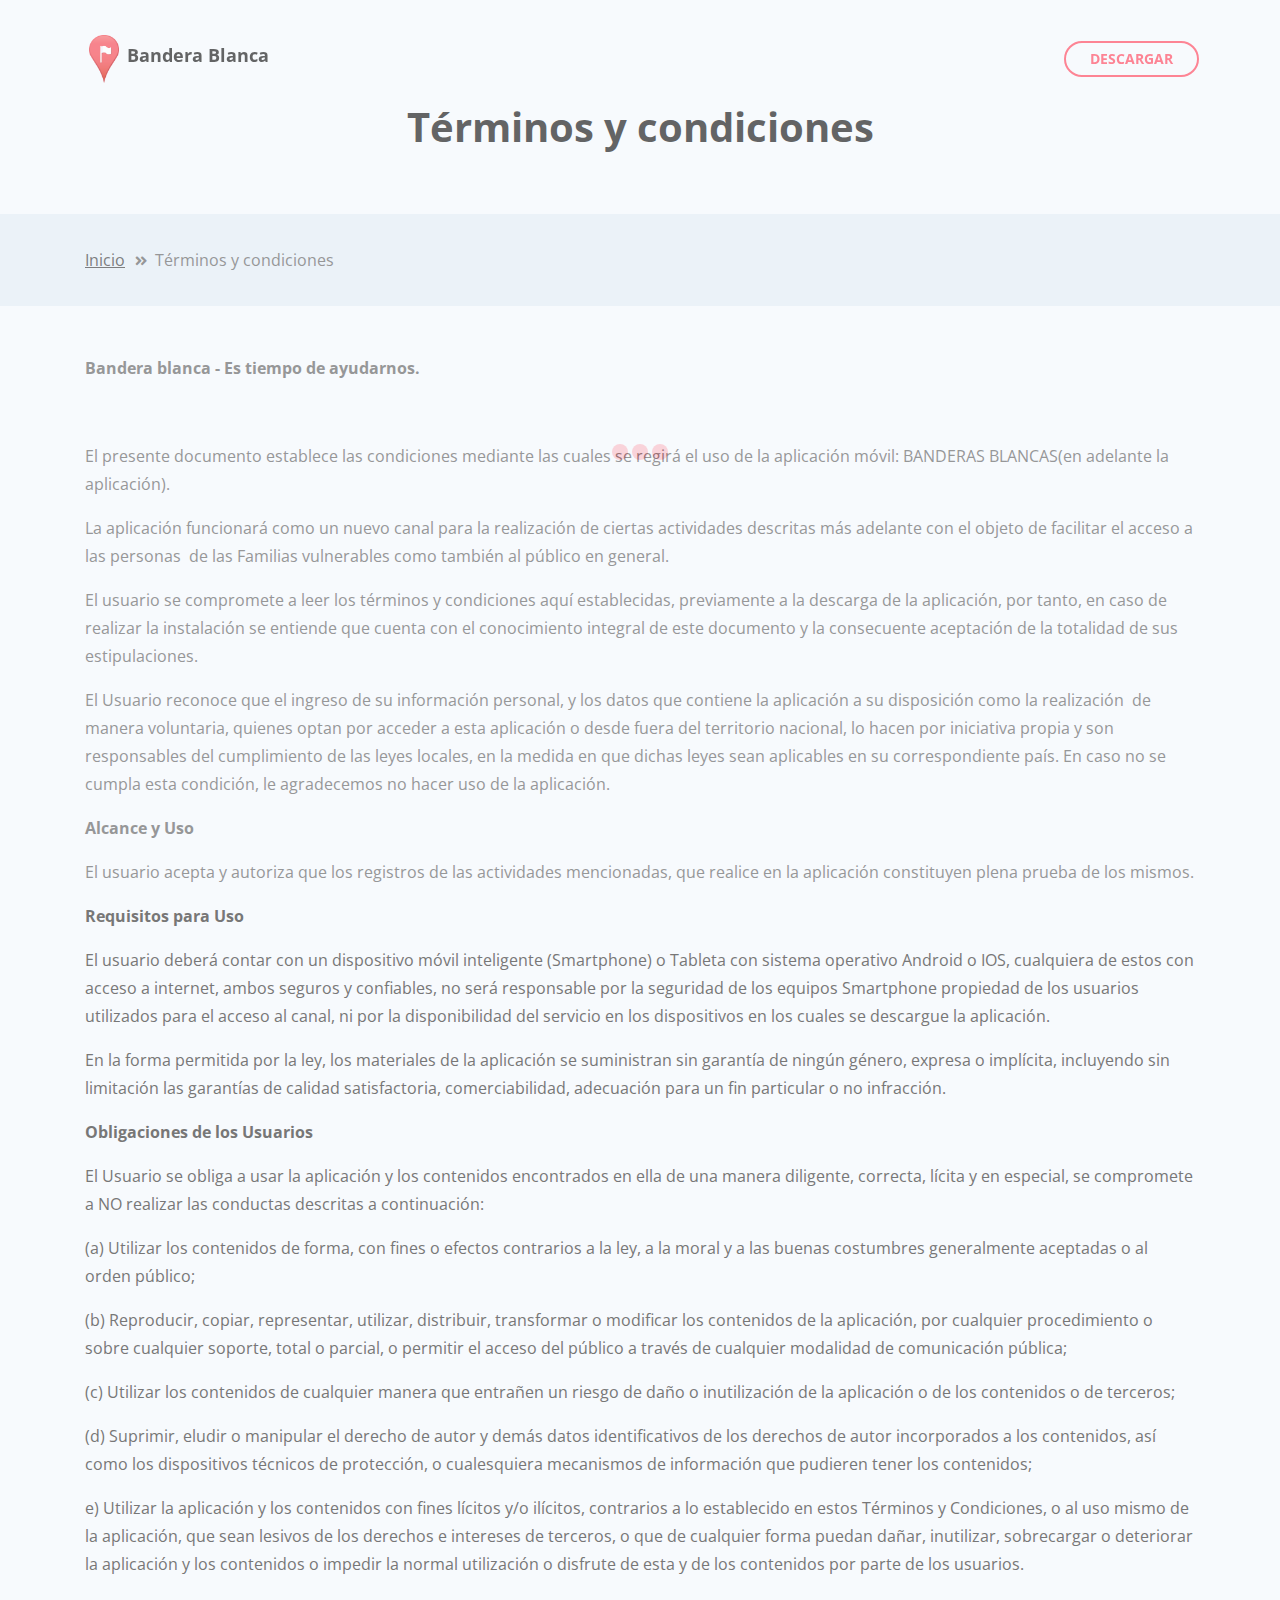
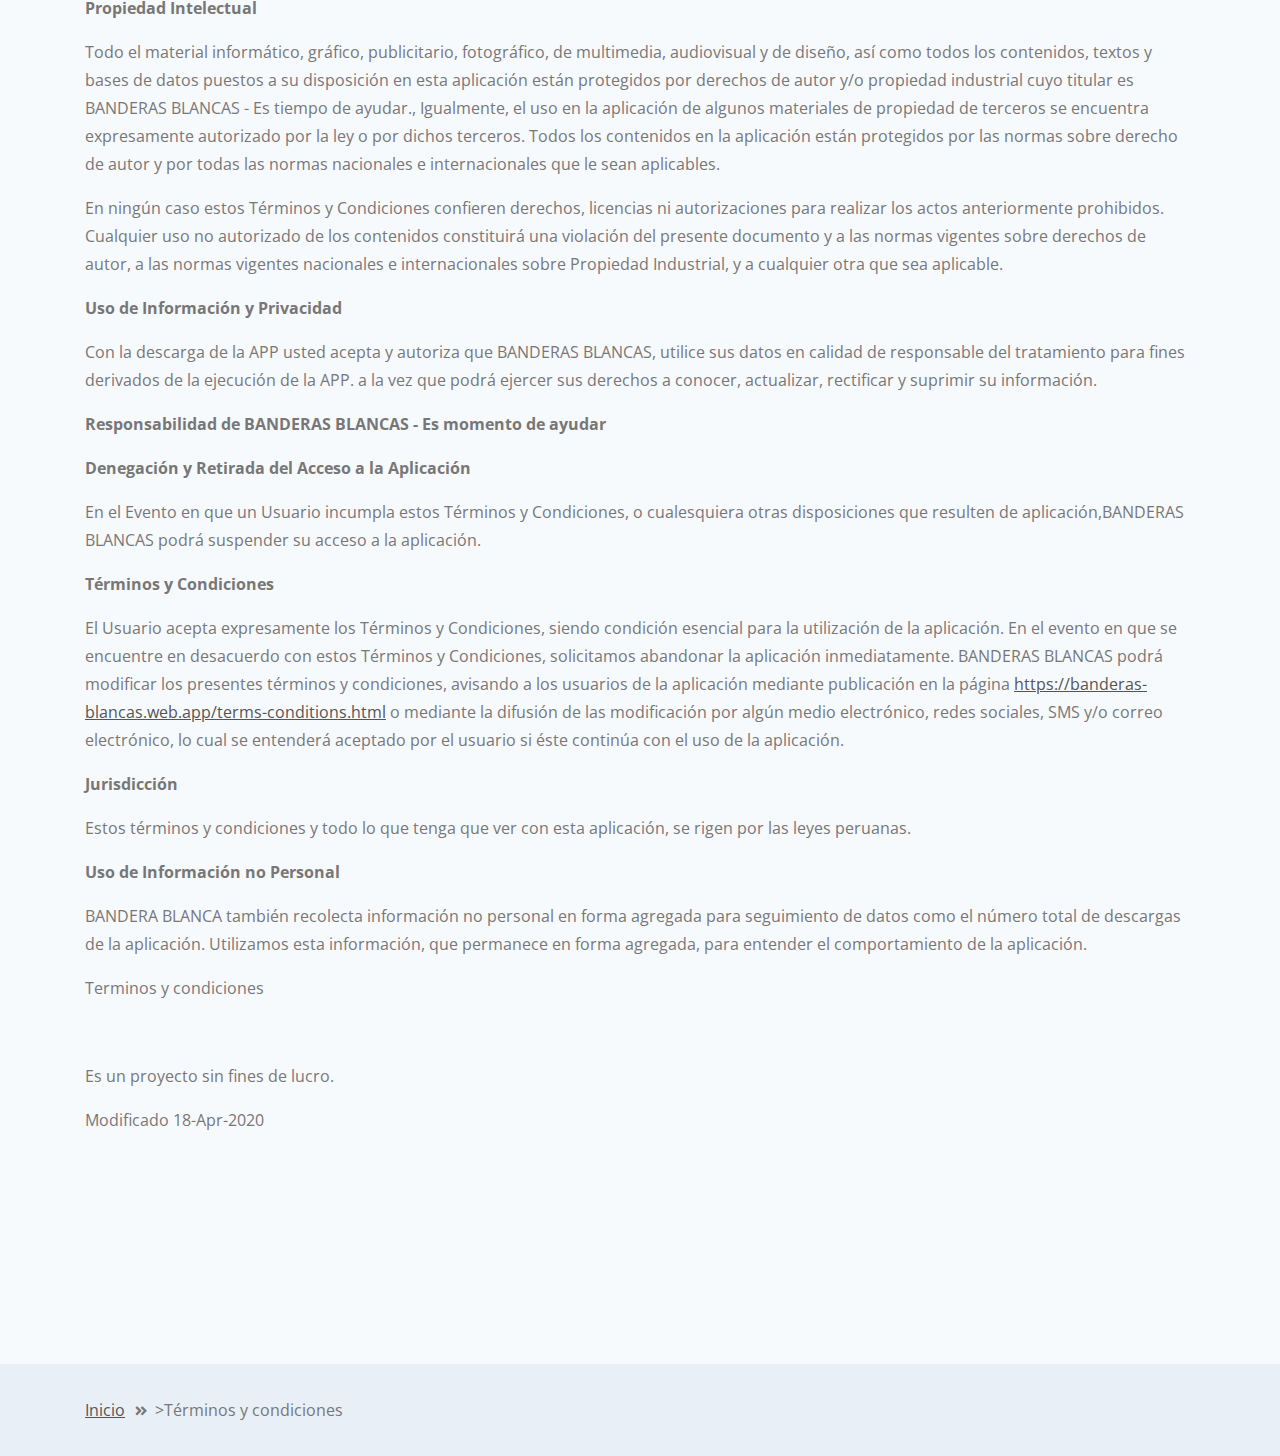
<file: web/public/terms-conditions.html>
<!DOCTYPE html>
<html lang="en">

    <head>
        <meta charset="utf-8">
        <meta name="viewport" content="width=device-width, initial-scale=1,
            shrink-to-fit=no">

        <!-- SEO Meta Tags -->
        <meta name="description"
            content="Es una aplicación que muestra la localización de hogares
            vulnerables en un solo mapa, es una herramienta para los voluntarios
            y hogares vulnerables">

        <!-- Webpage Title -->
        <title>Bandera Blanca - es tiempo de ayudarnos.</title>

        <!-- Styles -->
        <link
            href="https://fonts.googleapis.com/css?family=Open+Sans:400,400i,700&display=swap&subset=latin-ext"
            rel="stylesheet">
        <link href="css/bootstrap.css" rel="stylesheet">
        <link href="css/fontawesome-all.css" rel="stylesheet">
        <!-- <link href="https://stackpath.bootstrapcdn.com/font-awesome/4.7.0/css/font-awesome.min.css" rel="stylesheet"> -->
        <link href="css/swiper.css" rel="stylesheet">
        <link href="css/magnific-popup.css" rel="stylesheet">
        <link href="css/styles.css" rel="stylesheet">

        <!-- Favicon  -->
        <link rel="icon" href="images/favicon.ico">
    </head>

    <body data-spy="scroll" data-target=".fixed-top">

        <!-- Preloader -->
        <div class="spinner-wrapper">
            <div class="spinner">
                <div class="bounce1"></div>
                <div class="bounce2"></div>
                <div class="bounce3"></div>
            </div>
        </div>
        <!-- end of preloader -->

        <!-- Navigation -->
        <nav class="navbar navbar-expand-lg navbar-dark navbar-custom
            fixed-top">
            <div class="container">
                <a class="text-decoration-none" href="index.html">
                    <div class="d-flex align-items-center">
                        <img src="images/logo.png" alt="alternative"
                            style="height:
                            48px;">
                        <h5 class="p-2 pt-2">Bandera Blanca</h5>
                    </div>
                </a>
                <div class="" id="navbarsExampleDefault">
                    <ul class="navbar-nav ml-auto">
                    </ul>
                    <span class="nav-item">
                        <a class="btn-outline-sm page-scroll"
                            href="index.html">DESCARGAR</a>
                    </span>
                </div>
            </div>
        </nav>
        <!-- end of navigation -->

        <!-- Header -->
        <header id="header" class="ex-header">
            <div class="container">
                <div class="row">
                    <div class="col-lg-12">
                        <h1>Términos y condiciones</h1>
                    </div> <!-- end of col -->
                </div> <!-- end of row -->
            </div> <!-- end of container -->
        </header> <!-- end of ex-header -->
        <!-- end of header -->


        <!-- Breadcrumbs -->
        <div class="ex-basic-1">
            <div class="container">
                <div class="row">
                    <div class="col-lg-12">
                        <div class="breadcrumbs">
                            <a href="index.html">Inicio</a><i class="fa
                                fa-angle-double-right"></i><span>Términos y
                                condiciones</span>
                        </div> <!-- end of breadcrumbs -->
                    </div> <!-- end of col -->
                </div> <!-- end of row -->
            </div> <!-- end of container -->
        </div> <!-- end of ex-basic-1 -->
        <!-- end of breadcrumbs -->


        <!-- Terms Content -->
        <div class="ex-basic-2">
            <div class="container">
                <div class="row">
                    <div class="col-lg-12">
                        <div class="text-container">
                            <!-- #######  YAY, I AM THE SOURCE EDITOR! #########-->
                            <p><strong>Bandera blanca - Es tiempo de ayudarnos.</strong></p>
                            <p>&nbsp;</p>
                            <p>El presente documento establece las condiciones
                                mediante las cuales se regir&aacute; el uso
                                de la aplicaci&oacute;n
                                m&oacute;vil: BANDERAS BLANCAS(en adelante la
                                aplicaci&oacute;n).</p>
                            <p>La aplicaci&oacute;n funcionar&aacute; como un
                                nuevo canal para la realizaci&oacute;n de
                                ciertas actividades
                                descritas m&aacute;s adelante con el objeto de
                                facilitar el acceso a las personas&nbsp; de
                                las Familias vulnerables
                                como tambi&eacute;n al p&uacute;blico en
                                general.</p>
                            <p>El usuario se compromete a leer los
                                t&eacute;rminos y condiciones aqu&iacute;
                                establecidas,
                                previamente a la descarga
                                de la aplicaci&oacute;n, por tanto, en caso de
                                realizar la instalaci&oacute;n se entiende
                                que cuenta con el
                                conocimiento integral de este documento y la
                                consecuente aceptaci&oacute;n de la totalidad
                                de sus estipulaciones.
                            </p>
                            <p>El Usuario reconoce que el ingreso de su
                                informaci&oacute;n personal, y los datos que
                                contiene la aplicaci&oacute;n a
                                su disposici&oacute;n como la
                                realizaci&oacute;n&nbsp; de manera voluntaria,
                                quienes optan
                                por acceder a esta
                                aplicaci&oacute;n o desde fuera del territorio
                                nacional, lo hacen por iniciativa propia y
                                son responsables del
                                cumplimiento de las leyes locales, en la medida
                                en que dichas leyes sean aplicables en su
                                correspondiente
                                pa&iacute;s. En caso no se cumpla esta
                                condici&oacute;n, le agradecemos no hacer uso de
                                la
                                aplicaci&oacute;n.</p>
                            <p><strong>Alcance y Uso</strong></p>
                            <p>El usuario acepta y autoriza que los registros de
                                las actividades mencionadas, que realice en
                                la aplicaci&oacute;n
                                constituyen plena prueba de los mismos.</p>
                            <p><strong>Requisitos para Uso</strong></p>
                            <p>El usuario deber&aacute; contar con un
                                dispositivo m&oacute;vil inteligente
                                (Smartphone) o
                                Tableta con sistema
                                operativo Android o IOS, cualquiera de estos con
                                acceso a internet, ambos seguros y
                                confiables, no ser&aacute;
                                responsable por la seguridad de los equipos
                                Smartphone propiedad de los usuarios utilizados
                                para el acceso al canal,
                                ni por la disponibilidad del servicio en los
                                dispositivos en los cuales se descargue la
                                aplicaci&oacute;n.</p>
                            <p>En la forma permitida por la ley, los materiales
                                de la aplicaci&oacute;n se suministran sin
                                garant&iacute;a de
                                ning&uacute;n g&eacute;nero, expresa o
                                impl&iacute;cita, incluyendo sin
                                limitaci&oacute;n
                                las garant&iacute;as de
                                calidad satisfactoria, comerciabilidad,
                                adecuaci&oacute;n para un fin particular o no
                                infracci&oacute;n.</p>
                            <p><strong>Obligaciones de los Usuarios</strong></p>
                            <p>El Usuario se obliga a usar la aplicaci&oacute;n
                                y los contenidos encontrados en ella de una
                                manera diligente,
                                correcta, l&iacute;cita y en especial, se
                                compromete a NO realizar las conductas descritas
                                a
                                continuaci&oacute;n:
                            </p>
                            <p>(a) Utilizar los contenidos de forma, con fines o
                                efectos contrarios a la ley, a la moral y a
                                las buenas costumbres
                                generalmente aceptadas o al orden
                                p&uacute;blico;</p>
                            <p>(b) Reproducir, copiar, representar, utilizar,
                                distribuir, transformar o modificar los
                                contenidos de la
                                aplicaci&oacute;n, por cualquier procedimiento o
                                sobre cualquier soporte, total o parcial, o
                                permitir el acceso del
                                p&uacute;blico a trav&eacute;s de cualquier
                                modalidad de comunicaci&oacute;n p&uacute;blica;
                            </p>
                            <p>(c) Utilizar los contenidos de cualquier manera
                                que entra&ntilde;en un riesgo de da&ntilde;o
                                o inutilizaci&oacute;n
                                de la aplicaci&oacute;n o de los contenidos o de
                                terceros;</p>
                            <p>(d) Suprimir, eludir o manipular el derecho de
                                autor y dem&aacute;s datos identificativos de
                                los derechos de autor
                                incorporados a los contenidos, as&iacute; como
                                los dispositivos t&eacute;cnicos de
                                protecci&oacute;n, o cualesquiera
                                mecanismos de informaci&oacute;n que pudieren
                                tener los contenidos;</p>
                            <p>e) Utilizar la aplicaci&oacute;n y los contenidos
                                con fines l&iacute;citos y/o
                                il&iacute;citos, contrarios a lo
                                establecido en estos T&eacute;rminos y
                                Condiciones, o al uso mismo de la
                                aplicaci&oacute;n,
                                que sean lesivos de los
                                derechos e intereses de terceros, o que de
                                cualquier forma puedan da&ntilde;ar, inutilizar,
                                sobrecargar o deteriorar
                                la aplicaci&oacute;n y los contenidos o impedir
                                la normal utilizaci&oacute;n o disfrute de
                                esta y de los contenidos
                                por parte de los usuarios.</p>
                            <p><strong>Propiedad Intelectual</strong></p>
                            <p>Todo el material inform&aacute;tico,
                                gr&aacute;fico, publicitario,
                                fotogr&aacute;fico, de
                                multimedia, audiovisual y
                                de dise&ntilde;o, as&iacute; como todos los
                                contenidos, textos y bases de datos puestos a su
                                disposici&oacute;n en
                                esta aplicaci&oacute;n est&aacute;n protegidos
                                por derechos de autor y/o propiedad
                                industrial cuyo titular es
                                BANDERAS BLANCAS - Es tiempo de ayudar.,
                                Igualmente, el uso en la aplicaci&oacute;n de
                                algunos materiales de
                                propiedad de terceros se encuentra expresamente
                                autorizado por la ley o por dichos terceros.
                                Todos los contenidos en
                                la aplicaci&oacute;n est&aacute;n protegidos por
                                las normas sobre derecho de autor y por
                                todas las normas nacionales
                                e internacionales que le sean aplicables.</p>
                            <p>En ning&uacute;n caso estos T&eacute;rminos y
                                Condiciones confieren derechos, licencias ni
                                autorizaciones para
                                realizar los actos anteriormente prohibidos.
                                Cualquier uso no autorizado de los contenidos
                                constituir&aacute; una
                                violaci&oacute;n del presente documento y a las
                                normas vigentes sobre derechos de autor, a
                                las normas vigentes
                                nacionales e internacionales sobre Propiedad
                                Industrial, y a cualquier otra que sea
                                aplicable.</p>
                            <p><strong>Uso de Informaci&oacute;n y Privacidad</strong></p>
                            <p>Con la descarga de la APP usted acepta y autoriza
                                que BANDERAS BLANCAS, utilice sus datos en
                                calidad de responsable
                                del tratamiento para fines derivados de la
                                ejecuci&oacute;n de la APP. a la vez que
                                podr&aacute; ejercer sus
                                derechos a conocer, actualizar, rectificar y
                                suprimir su informaci&oacute;n.</p>
                            <p><strong>Responsabilidad de BANDERAS BLANCAS - Es
                                    momento de ayudar</strong></p>
                            <p><strong>Denegaci&oacute;n y Retirada del Acceso a
                                    la Aplicaci&oacute;n</strong></p>
                            <p>En el Evento en que un Usuario incumpla estos
                                T&eacute;rminos y Condiciones, o cualesquiera
                                otras disposiciones que
                                resulten de aplicaci&oacute;n,BANDERAS BLANCAS
                                podr&aacute; suspender su acceso a la
                                aplicaci&oacute;n.</p>
                            <p><strong>T&eacute;rminos y Condiciones</strong></p>
                            <p>El Usuario acepta expresamente los
                                T&eacute;rminos y Condiciones, siendo
                                condici&oacute;n
                                esencial para la
                                utilizaci&oacute;n de la aplicaci&oacute;n. En
                                el evento en que se encuentre en desacuerdo
                                con estos T&eacute;rminos
                                y Condiciones, solicitamos abandonar la
                                aplicaci&oacute;n inmediatamente. BANDERAS
                                BLANCAS
                                podr&aacute; modificar
                                los presentes t&eacute;rminos y condiciones,
                                avisando a los usuarios de la aplicaci&oacute;n
                                mediante
                                publicaci&oacute;n en la p&aacute;gina <a
                                    href="https://banderas-blancas.web.app"
                                    data-cke-saved-href="https://banderas-blancas.web.app">https://banderas-blancas.web.app/terms-conditions.html</a>
                                o mediante la difusi&oacute;n de las
                                modificaci&oacute;n por alg&uacute;n medio
                                electr&oacute;nico, redes sociales,
                                SMS y/o correo electr&oacute;nico, lo cual se
                                entender&aacute; aceptado por el usuario si
                                &eacute;ste
                                contin&uacute;a con el uso de la
                                aplicaci&oacute;n.​</p>
                            <p><strong>Jurisdicci&oacute;n</strong></p>
                            <p>Estos t&eacute;rminos y condiciones y todo lo que
                                tenga que ver con esta aplicaci&oacute;n,
                                se rigen por las leyes
                                peruanas.</p>
                            <p><strong>Uso de Informaci&oacute;n no Personal</strong></p>
                            <p>BANDERA BLANCA tambi&eacute;n recolecta
                                informaci&oacute;n no personal en forma agregada
                                para
                                seguimiento de datos
                                como el n&uacute;mero total de descargas de la
                                aplicaci&oacute;n. Utilizamos esta
                                informaci&oacute;n, que permanece
                                en forma agregada, para entender el
                                comportamiento de la aplicaci&oacute;n.</p>
                            <p>Terminos y condiciones</p>
                            <p>&nbsp;</p>
                            <p>Es un proyecto sin fines de lucro.</p>
                            <p>Modificado 18-Apr-2020</p>
                            <h1 style="color: #5e9ca0;"><br data-cke-eol="1" /><br
                                    /></h1>
                        </div>
                        <!-- <div class="text-container dark">
                            <h3>Limitations Of Liability</h3>
                            <p>Sync also automatically collects and receives
                                certain information.</p>
                            <ul class="list-unstyled li-space-lg">
                                <li class="media">
                                    <i class="fas fa-square"></i>
                                    <div class="media-body">The geographic area
                                        where you use your computer and mobile
                                        devices should be the same with the one
                                        on the receipt</div>
                                </li>
                            </ul>
                        </div>  -->
                    </div>
                </div> <!-- end of row -->
            </div> <!-- end of container -->
        </div> <!-- end of ex-basic -->
        <!-- end of terms content -->


        <!-- Breadcrumbs -->
        <div class="ex-basic-1">
            <div class="container">
                <div class="row">
                    <div class="col-lg-12">
                        <div class="breadcrumbs">
                            <a href="index.html">Inicio</a><i class="fa
                                fa-angle-double-right"></i><span>>Términos y
                                condiciones</span>
                        </div> <!-- end of breadcrumbs -->
                    </div> <!-- end of col -->
                </div> <!-- end of row -->
            </div> <!-- end of container -->
        </div> <!-- end of ex-basic-1 -->
        <!-- end of breadcrumbs -->


        <!-- Scripts -->
        <script src="js/jquery.min.js"></script> <!-- jQuery for Bootstrap's JavaScript plugins -->
        <script src="js/popper.min.js"></script> <!-- Popper tooltip library for Bootstrap -->
        <script src="js/bootstrap.min.js"></script> <!-- Bootstrap framework -->
        <script src="js/jquery.easing.min.js"></script> <!-- jQuery Easing for smooth scrolling between anchors -->
        <script src="js/swiper.min.js"></script> <!-- Swiper for image and text sliders -->
        <script src="js/jquery.magnific-popup.js"></script> <!-- Magnific Popup for lightboxes -->
        <script src="js/scripts.js"></script> <!-- Custom scripts -->
    </body>

</html>
</file>
<file: web/public/css/styles.css>
/*****************************************
Colors:
- Backgrounds - light gray #f7fafd
- Backgrounds - gray #e8eff6
- Buttons - red #FF5D71
- Headings text, navbar links - black #333
- Body text - dark gray #777
******************************************/


/******************************/
/*     01. General Styles     */
/******************************/
body,
html {
    width: 100%;
	height: 100%;
}

body, p {
	color: #777; 
	font: 400 1rem/1.75rem "Open Sans", sans-serif;
}

.p-large {
	font: 400 1.125rem/1.875rem "Open Sans", sans-serif;
}

.p-small {
	font: 400 0.875rem/1.5rem "Open Sans", sans-serif;
}

.p-heading {
	margin-bottom: 4rem;
	text-align: center;
}

h1 {
	color: #333;
	font: 700 2.625rem/3.375rem "Open Sans", sans-serif;
}

h2 {
	color: #333;
	font: 700 2.125rem/2.75rem "Open Sans", sans-serif;
}

h3 {
	color: #333;
	font: 700 1.75rem/2.375rem "Open Sans", sans-serif;
}

h4 {
	color: #333;
	font: 700 1.25rem/1.75rem "Open Sans", sans-serif;
}

h5 {
	color: #333;
	font: 700 1.125rem/1.625rem "Open Sans", sans-serif;
}

h6 {
	color: #333;
	font: 700 1rem/1.5rem "Open Sans", sans-serif;
}

.testimonial-text {
	font-style: italic;
}

.testimonial-author {
	font-weight: 700;
	font-size: 1rem;
	line-height: 1.5rem;
}

.li-space-lg li {
	margin-bottom: 0.625rem;
}

a {
	color: #555;
	text-decoration: underline;
}

a:hover {
	color: #555;
	text-decoration: underline;
}

a.red {
	color: #FF5D71;
}

.btn-solid-reg {
	display: inline-block;
	padding: 1.1875rem 2.125rem 1.1875rem 2.125rem;
	border: 0.125rem solid #FF5D71;
	border-radius: 2rem;
	background-color: #FF5D71;
	color: #fff;
	font: 700 0.875rem/0 "Open Sans", sans-serif;
	text-decoration: none;
	transition: all 0.2s;
}

.btn-solid-reg:hover {
	border: 0.125rem solid #FF5D71;
	background-color: transparent;
	color: #FF5D71;
	text-decoration: none;
}

.btn-solid-lg {
	display: inline-block;
	padding: 1.5rem 2.375rem 1.5rem 2.375rem;
	border: 0.125rem solid #FF5D71;
	border-radius: 2rem;
	background-color: #FF5D71;
	color: #fff;
	font: 700 0.875rem/0 "Open Sans", sans-serif;
	text-decoration: none;
	transition: all 0.2s;
}

.btn-solid-lg:hover {
	border: 0.125rem solid #FF5D71;
	background-color: transparent;
	color: #FF5D71;
	text-decoration: none;
}

.btn-solid-lg .fab {
	margin-right: 0.5rem;
	font-size: 1.25rem;
	line-height: 0;
	vertical-align: top;
}

.btn-solid-lg .fab.fa-google-play {
	font-size: 1rem;
}

.btn-outline-reg {
	display: inline-block;
	padding: 1.1875rem 2.125rem 1.1875rem 2.125rem;
	border: 0.125rem solid #333;
	border-radius: 2rem;
	background-color: transparent;
	color: #333;
	font: 700 0.875rem/0 "Open Sans", sans-serif;
	text-decoration: none;
	transition: all 0.2s;
}

.btn-outline-reg:hover {
	border: 0.125rem solid #333;
	background-color: #333;
	color: #fff;
	text-decoration: none;
}

.btn-outline-lg {
	display: inline-block;
	padding: 1.5rem 2.375rem 1.5rem 2.375rem;
	border: 0.125rem solid #333;
	border-radius: 2rem;
	background-color: transparent;
	color: #333;
	font: 700 0.875rem/0 "Open Sans", sans-serif;
	text-decoration: none;
	transition: all 0.2s;
}

.btn-outline-lg:hover {
	border: 0.125rem solid #333;
	background-color: #333;
	color: #fff;
	text-decoration: none;
}

.btn-outline-sm {
	display: inline-block;
	padding: 1rem 1.5rem 1rem 1.5rem;
	border: 0.125rem solid #333;
	border-radius: 2rem;
	background-color: transparent;
	color: #333;
	font: 700 0.875rem/0 "Open Sans", sans-serif;
	text-decoration: none;
	transition: all 0.2s;
}

.btn-outline-sm:hover {
	border: 0.125rem solid #333;
	background-color: #333;
	color: #fff;
	text-decoration: none;
}

.form-group {
	position: relative;
	margin-bottom: 1.25rem;
}

.form-group.has-error.has-danger {
	margin-bottom: 0.625rem;
}

.form-group.has-error.has-danger .help-block.with-errors ul {
	margin-top: 0.375rem;
}

.label-control {
	position: absolute;
	top: 0.87rem;
	left: 1.375rem;
	color: #777;
	opacity: 1;
	font: 400 0.875rem/1.375rem "Open Sans", sans-serif;
	cursor: text;
	transition: all 0.2s ease;
}

/* IE10+ hack to solve lower label text position compared to the rest of the browsers */
@media screen and (-ms-high-contrast: active), screen and (-ms-high-contrast: none) {  
	.label-control {
		top: 0.9375rem;
	}
}

.form-control-input:focus + .label-control,
.form-control-input.notEmpty + .label-control,
.form-control-textarea:focus + .label-control,
.form-control-textarea.notEmpty + .label-control {
	top: 0.125rem;
	opacity: 1;
	font-size: 0.75rem;
	font-weight: 700;
}

.form-control-input,
.form-control-select {
	display: block; /* needed for proper display of the label in Firefox, IE, Edge */
	width: 100%;
	padding-top: 1.0625rem;
	padding-bottom: 0.0625rem;
	padding-left: 1.3125rem;
	border: 1px solid #c4d8dc;
	border-radius: 0.25rem;
	background-color: #fff;
	color: #777;
	font: 400 0.875rem/1.875rem "Open Sans", sans-serif;
	transition: all 0.2s;
	-webkit-appearance: none; /* removes inner shadow on form inputs on ios safari */
}

.form-control-select {
	padding-top: 0.5rem;
	padding-bottom: 0.5rem;
	height: 3rem;
}

/* IE10+ hack to solve lower label text position compared to the rest of the browsers */
@media screen and (-ms-high-contrast: active), screen and (-ms-high-contrast: none) {  
	.form-control-input {
		padding-top: 1.25rem;
		padding-bottom: 0.75rem;
		line-height: 1.75rem;
	}

	.form-control-select {
		padding-top: 0.875rem;
		padding-bottom: 0.75rem;
		height: 3.125rem;
		line-height: 2.125rem;
	}
}

select {
    /* you should keep these first rules in place to maintain cross-browser behavior */
    -webkit-appearance: none;
	-moz-appearance: none;
	-ms-appearance: none;
    -o-appearance: none;
    appearance: none;
    background-image: url('../images/down-arrow.png');
    background-position: 96% 50%;
    background-repeat: no-repeat;
    outline: none;
}

select::-ms-expand {
    display: none; /* removes the ugly default down arrow on select form field in IE11 */
}

.form-control-textarea {
	display: block; /* used to eliminate a bottom gap difference between Chrome and IE/FF */
	width: 100%;
	height: 8rem; /* used instead of html rows to normalize height between Chrome and IE/FF */
	padding-top: 1.25rem;
	padding-left: 1.3125rem;
	border: 1px solid #c4d8dc;
	border-radius: 0.25rem;
	background-color: #fff;
	color: #777;
	font: 400 0.875rem/1.75rem "Open Sans", sans-serif;
	transition: all 0.2s;
}

.form-control-input:focus,
.form-control-select:focus,
.form-control-textarea:focus {
	border: 1px solid #a1a1a1;
	outline: none; /* Removes blue border on focus */
}

.form-control-input:hover,
.form-control-select:hover,
.form-control-textarea:hover {
	border: 1px solid #a1a1a1;
}

input[type='checkbox'] {
	vertical-align: -10%;
	margin-right: 0.5rem;
}

/* IE10+ hack to raise checkbox field position compared to the rest of the browsers */
@media screen and (-ms-high-contrast: active), screen and (-ms-high-contrast: none) {  
	input[type='checkbox'] {
		vertical-align: -9%;
	}
}

.form-control-submit-button {
	display: inline-block;
	width: 100%;
	height: 3.125rem;
	border: 0.125rem solid #FF5D71;
	border-radius: 1.5rem;
	background-color: #FF5D71;
	color: #fff;
	font: 700 0.875rem/0 "Open Sans", sans-serif;
	cursor: pointer;
	transition: all 0.2s;
}

.form-control-submit-button:hover {
	border: 0.125rem solid #FF5D71;
	background-color: transparent;
	color: #FF5D71;
}

/* Form Success And Error Message Formatting */
#pmsgSubmit.h3.text-center.tada.animated,
#pmsgSubmit.h3.text-center {
	display: block;
	margin-bottom: 0;
	color: #FF5D71;
	font-weight: 400;
	font-size: 1.125rem;
	line-height: 1rem;
}

.help-block.with-errors .list-unstyled {
	font-size: 0.75rem;
	line-height: 1.125rem;
	text-align: left;
}

.help-block.with-errors ul {
	margin-bottom: 0;
}
/* end of form success and error message formatting */

/* Form Success And Error Message Animation - Animate.css */
@-webkit-keyframes tada {
	from {
		-webkit-transform: scale3d(1, 1, 1);
		-ms-transform: scale3d(1, 1, 1);
		transform: scale3d(1, 1, 1);
	}
	10%, 20% {
		-webkit-transform: scale3d(.9, .9, .9) rotate3d(0, 0, 1, -3deg);
		-ms-transform: scale3d(.9, .9, .9) rotate3d(0, 0, 1, -3deg);
		transform: scale3d(.9, .9, .9) rotate3d(0, 0, 1, -3deg);
	}
	30%, 50%, 70%, 90% {
		-webkit-transform: scale3d(1.1, 1.1, 1.1) rotate3d(0, 0, 1, 3deg);
		-ms-transform: scale3d(1.1, 1.1, 1.1) rotate3d(0, 0, 1, 3deg);
		transform: scale3d(1.1, 1.1, 1.1) rotate3d(0, 0, 1, 3deg);
	}
	40%, 60%, 80% {
		-webkit-transform: scale3d(1.1, 1.1, 1.1) rotate3d(0, 0, 1, -3deg);
		-ms-transform: scale3d(1.1, 1.1, 1.1) rotate3d(0, 0, 1, -3deg);
		transform: scale3d(1.1, 1.1, 1.1) rotate3d(0, 0, 1, -3deg);
	}
	to {
		-webkit-transform: scale3d(1, 1, 1);
		-ms-transform: scale3d(1, 1, 1);
		transform: scale3d(1, 1, 1);
	}
}

@keyframes tada {
	from {
		-webkit-transform: scale3d(1, 1, 1);
		-ms-transform: scale3d(1, 1, 1);
		transform: scale3d(1, 1, 1);
	}
	10%, 20% {
		-webkit-transform: scale3d(.9, .9, .9) rotate3d(0, 0, 1, -3deg);
		-ms-transform: scale3d(.9, .9, .9) rotate3d(0, 0, 1, -3deg);
		transform: scale3d(.9, .9, .9) rotate3d(0, 0, 1, -3deg);
	}
	30%, 50%, 70%, 90% {
		-webkit-transform: scale3d(1.1, 1.1, 1.1) rotate3d(0, 0, 1, 3deg);
		-ms-transform: scale3d(1.1, 1.1, 1.1) rotate3d(0, 0, 1, 3deg);
		transform: scale3d(1.1, 1.1, 1.1) rotate3d(0, 0, 1, 3deg);
	}
	40%, 60%, 80% {
		-webkit-transform: scale3d(1.1, 1.1, 1.1) rotate3d(0, 0, 1, -3deg);
		-ms-transform: scale3d(1.1, 1.1, 1.1) rotate3d(0, 0, 1, -3deg);
		transform: scale3d(1.1, 1.1, 1.1) rotate3d(0, 0, 1, -3deg);
	}
	to {
		-webkit-transform: scale3d(1, 1, 1);
		-ms-transform: scale3d(1, 1, 1);
		transform: scale3d(1, 1, 1);
	}
}

.tada {
	-webkit-animation-name: tada;
	animation-name: tada;
}

.animated {
	-webkit-animation-duration: 1s;
	animation-duration: 1s;
	-webkit-animation-fill-mode: both;
	animation-fill-mode: both;
}
/* end of form success and error message animation - Animate.css */

/* Fade-move Animation For Details Lightbox - Magnific Popup */
/* at start */
.my-mfp-slide-bottom .zoom-anim-dialog {
	opacity: 0;
	transition: all 0.2s ease-out;
	-webkit-transform: translateY(-1.25rem) perspective(37.5rem) rotateX(10deg);
	-ms-transform: translateY(-1.25rem) perspective(37.5rem) rotateX(10deg);
	transform: translateY(-1.25rem) perspective(37.5rem) rotateX(10deg);
}

/* animate in */
.my-mfp-slide-bottom.mfp-ready .zoom-anim-dialog {
	opacity: 1;
	-webkit-transform: translateY(0) perspective(37.5rem) rotateX(0); 
	-ms-transform: translateY(0) perspective(37.5rem) rotateX(0); 
	transform: translateY(0) perspective(37.5rem) rotateX(0); 
}

/* animate out */
.my-mfp-slide-bottom.mfp-removing .zoom-anim-dialog {
	opacity: 0;
	-webkit-transform: translateY(-0.625rem) perspective(37.5rem) rotateX(10deg); 
	-ms-transform: translateY(-0.625rem) perspective(37.5rem) rotateX(10deg); 
	transform: translateY(-0.625rem) perspective(37.5rem) rotateX(10deg); 
}

/* dark overlay, start state */
.my-mfp-slide-bottom.mfp-bg {
	opacity: 0;
	transition: opacity 0.2s ease-out;
}

/* animate in */
.my-mfp-slide-bottom.mfp-ready.mfp-bg {
	opacity: 0.8;
}
/* animate out */
.my-mfp-slide-bottom.mfp-removing.mfp-bg {
	opacity: 0;
}
/* end of fade-move animation for details lightbox - magnific popup */

/* Fade Animation For Image Lightbox - Magnific Popup */
@-webkit-keyframes fadeIn {
	from {
		opacity: 0;
	}
	to {
		opacity: 1;
	}
}

@keyframes fadeIn {
	from {
		opacity: 0;
	}
	to {
		opacity: 1;
	}
}

.fadeIn {
	-webkit-animation: fadeIn 0.6s;
	animation: fadeIn 0.6s;
}

@-webkit-keyframes fadeOut {
	from {
		opacity: 1;
	}
	to {
		opacity: 0;
	}
}

@keyframes fadeOut {
	from {
		opacity: 1;
	}
	to {
		opacity: 0;
	}
}

.fadeOut {
	-webkit-animation: fadeOut 0.8s;
	animation: fadeOut 0.8s;
}
/* end of fade animation for details lightbox - magnific popup */


/*************************/
/*     02. Preloader     */
/*************************/
.spinner-wrapper {
	position: fixed;
	z-index: 999999;
	top: 0;
	right: 0;
	bottom: 0;
	left: 0;
	background: #f7fafd;
}

.spinner {
	position: absolute;
	top: 50%; /* centers the loading animation vertically one the screen */
	left: 50%; /* centers the loading animation horizontally one the screen */
	width: 3.75rem;
	height: 1.25rem;
	margin: -0.625rem 0 0 -1.875rem; /* is width and height divided by two */ 
	text-align: center;
}

.spinner > div {
	display: inline-block;
	width: 1rem;
	height: 1rem;
	border-radius: 100%;
	background-color: #FF5D71;
	-webkit-animation: sk-bouncedelay 1.4s infinite ease-in-out both;
	animation: sk-bouncedelay 1.4s infinite ease-in-out both;
}

.spinner .bounce1 {
	-webkit-animation-delay: -0.32s;
	animation-delay: -0.32s;
}

.spinner .bounce2 {
	-webkit-animation-delay: -0.16s;
	animation-delay: -0.16s;
}

@-webkit-keyframes sk-bouncedelay {
	0%, 80%, 100% { -webkit-transform: scale(0); }
	40% { -webkit-transform: scale(1.0); }
}

@keyframes sk-bouncedelay {
	0%, 80%, 100% { 
		-webkit-transform: scale(0);
		-ms-transform: scale(0);
		transform: scale(0);
	} 40% { 
		-webkit-transform: scale(1.0);
		-ms-transform: scale(1.0);
		transform: scale(1.0);
	}
}


/**************************/
/*     03. Navigation     */
/**************************/
.navbar-custom {
	background-color: #f7fafd;
	box-shadow: 0 0.0625rem 0.375rem 0 rgba(0, 0, 0, 0.1);
	font: 700 0.875rem/0.875rem "Open Sans", sans-serif;
	transition: all 0.2s;
}

.navbar-custom .navbar-brand.logo-image img {
    width: 6.6875rem;
	height: 2.25rem;
}

.navbar-custom .navbar-brand.logo-text {
	font: 700 2rem/1rem "Open Sans", sans-serif;
	color: #333;
	text-decoration: none;
}

.navbar-custom .navbar-nav {
	margin-top: 0.75rem;
	margin-bottom: 0.5rem;
}

.navbar-custom .nav-item .nav-link {
	padding: 0.625rem 0.75rem;
	color: #333;
	text-decoration: none;
	transition: all 0.2s ease;
}

.navbar-custom .nav-item .nav-link:hover,
.navbar-custom .nav-item .nav-link.active {
	color: #FF5D71;
}

/* Dropdown Menu */
.navbar-custom .dropdown:hover > .dropdown-menu {
	display: block; /* this makes the dropdown menu stay open while hovering it */
	min-width: auto;
	animation: fadeDropdown 0.2s; /* required for the fade animation */
}

@keyframes fadeDropdown {
    0% {
        opacity: 0;
    }

    100% {
        opacity: 1;
    }
}

.navbar-custom .dropdown-toggle {
	cursor: default;
}

.navbar-custom .dropdown-toggle:focus { /* removes dropdown outline on focus */
	outline: 0;
}

.navbar-custom .dropdown-menu {
	margin-top: 0;
	border: none;
	border-radius: 0.25rem;
	background-color: #f7fafd;
}

.navbar-custom .dropdown-item {
	color: #333;
	text-decoration: none;
}

.navbar-custom .dropdown-item:hover {
	background-color: #f7fafd;
}

.navbar-custom .dropdown-item .item-text {
	font: 700 0.875rem/0.875rem "Open Sans", sans-serif;
}

.navbar-custom .dropdown-item:hover .item-text {
	color: #FF5D71;
}

.navbar-custom .dropdown-divider {
	width: 100%;
	height: 1px;
	margin: 0.75rem auto 0.725rem auto;
	border: none;
	background-color: #c4d8dc;
	opacity: 0.2;
}
/* end of dropdown menu */

.navbar-custom .nav-item .btn-outline-sm {
	margin-top: 0.125rem;
	margin-bottom: 1.375rem;
	margin-left: 0.5rem;
	border: 0.125rem solid #FF5D71;
	color: #FF5D71;
}

.navbar-custom .nav-item .btn-outline-sm:hover {
	border: 0.125rem solid #FF5D71;
	background-color: #FF5D71;
	color: #fff;
}

.navbar-custom .navbar-toggler {
	padding: 0;
	border: none;
	color: #333;
	font-size: 2rem;
}

.navbar-custom button[aria-expanded='false'] .navbar-toggler-awesome.fas.fa-times{
	display: none;
}

.navbar-custom button[aria-expanded='false'] .navbar-toggler-awesome.fas.fa-bars{
	display: inline-block;
}

.navbar-custom button[aria-expanded='true'] .navbar-toggler-awesome.fas.fa-bars{
	display: none;
}

.navbar-custom button[aria-expanded='true'] .navbar-toggler-awesome.fas.fa-times{
	display: inline-block;
	margin-right: 0.125rem;
}


/*********************/
/*    04. Header     */
/*********************/
.header {
	position: relative;
	overflow: hidden;
	padding-top: 8rem;
	padding-bottom: 3rem;
	background-color: #f7fafd;
	text-align: center;
}

.header .text-container {
	margin-bottom: 3rem;
}

.header h1 {
	margin-bottom: 1rem;
}

.header .p-heading {
	margin-bottom: 2rem;
}

.header .btn-solid-lg {
	margin-right: 0.5rem;
	margin-bottom: 1.125rem;
	margin-left: 0.5rem;
}

.header .deco-white-circle-1,
.header .deco-white-circle-2,
.header .deco-blue-circle,
.header .deco-yellow-circle,
.header .deco-green-diamond {
	display: none;
}


/******************************/
/*     05. Small Features     */
/******************************/
.cards-1 {
	padding-top: 1rem;
	padding-bottom: 2rem;
	background-color: #f7fafd;
	text-align: center;
}

.cards-1 .card {
	max-width: 11rem;
	margin-right: auto;
	margin-bottom: 3rem;
	margin-left: auto;
	padding: 0;
	border: none;
	background-color: transparent;
}

.cards-1 .card-image {
	width: 7.5rem;
	height: 7.5rem;
	margin-right: auto;
	margin-bottom: 1.5rem;
	margin-left: auto;
	border-radius: 50%;
	background-color: #ebe7fa;
}

.cards-1 .card-image .fas {
	color: #aa7eec;
	font-size: 3.25rem;
	line-height: 7.5rem;
}

.cards-1 .card-image.green {
	background-color: #daf4ef;
}

.cards-1 .card-image.green .fas {
	color: #19ca94;
}

.cards-1 .card-image.red {
	background-color: #f8e5ea;
}

.cards-1 .card-image.red .fas {
	color: #ff556e;
}

.cards-1 .card-image.yellow {
	background-color: #f8f1de;
}

.cards-1 .card-image.yellow .fas {
	color: #ffb30f;
}

.cards-1 .card-image.blue {
	background-color: #e1f2fa;
}

.cards-1 .card-image.blue .fas {
	color: #50b9e8;
}

.cards-1 .card-body {
	padding: 0;
}

.cards-1 .card-title {
	margin-bottom: 0.5rem;
}


/*****************************/
/*     06. Description 1     */
/*****************************/
.basic-1 {
	padding-top: 4rem;
	padding-bottom: 2rem;
	background-color: #f7fafd;
}

.basic-1 .image-container {
	margin-bottom: 5rem;
}

.basic-1 h2 {
	margin-bottom: 1.5rem;
}

.basic-1 .list-unstyled {
	margin-bottom: 1.75rem;
}

.basic-1 .list-unstyled .fas {
	color: #777;
	font-size: 0.5rem;
	line-height: 1.75rem;
}

.basic-1 .list-unstyled .media-body {
	margin-left: 0.5rem;
}


/**********************************************/
/*     07. Description 1 Details Lightbox     */
/**********************************************/
.lightbox-basic {
	position: relative;
	max-width: 71.875rem;
	margin: 2.5rem auto;
	padding: 3rem 1rem;
	background-color: #fff;
	text-align: left;
}

.lightbox-basic .image-container {
	margin-bottom: 3rem;
	text-align: center;
}

.lightbox-basic h3 {
	margin-bottom: 0.5rem;
}

.lightbox-basic hr {
	width: 2.75rem;
	margin-top: 0.125rem;
	margin-bottom: 1rem;
	margin-left: 0;
	border-top: 0.125rem solid #e0e0e0;
}

.lightbox-basic h4 {
	margin-top: 1.75rem;
	margin-bottom: 0.625rem;
}

.lightbox-basic .list-unstyled {
	margin-bottom: 1.5rem;
}

.lightbox-basic .list-unstyled .far {
	color: #19ca94;
	font-size: 1.125rem;
	line-height: 1.75rem;
}

.lightbox-basic .list-unstyled .media-body {
	margin-left: 0.625rem;
}

.lightbox-basic .list-unstyled {
	margin-bottom: 1.5rem;
}

/* Action Button */
.lightbox-basic .btn-solid-reg.mfp-close {
	position: relative;
	width: auto;
	height: auto;
	color: #fff;
	opacity: 1;
}

.lightbox-basic .btn-solid-reg.mfp-close:hover {
	color: #ff556e;
}
/* end of action Button */

/* Back Button */
.lightbox-basic .btn-outline-reg.mfp-close.as-button {
	position: relative;
	display: inline-block;
	width: auto;
	height: auto;
	margin-left: 0.375rem;
	padding: 1.25rem 2.25rem 1.25rem 2.25rem;
	border: 0.125rem solid #333;
	color: #333;
	opacity: 1;
}

.lightbox-basic .btn-outline-reg.mfp-close.as-button:hover {
	color: #fff;
}
/* end of back button */

/* Close X Button */
.lightbox-basic button.mfp-close.x-button {
	position: absolute;
	top: -0.125rem;
	right: -0.125rem;
	width: 2.75rem;
	height: 2.75rem;
	color: #555;
}
/* end of close x button */


/****************************/
/*     08. Description 2    */
/****************************/
.tabs {
	padding: 5rem 0;
	background-color: #e8eff6;
}

.tabs .tabs-container {
	margin-bottom: 5rem;
}

.tabs .nav-tabs {
	margin-bottom: 1.125rem;
	border: none;
}

.tabs .nav-item {
	width: 100%;
	margin-bottom: 0.75rem;
	text-align: center;
}

.tabs .nav-link {
	padding: 0.5rem 1.5rem;
	border-radius: 0;
	background-color: #f7fafd;
	color: #777;
	font-weight: 700;
	font-size: 1.125rem;
	text-decoration: none;
	transition: all 0.2s ease;
}

.tabs .nav-link.active {
	background-color: #9a67e7;
	color: #fff;
}

.tabs .nav-link:hover {
	background-color: #9a67e7;
	color: #fff;
}

.tabs .nav-link .fas,
.tabs .nav-link .far {
	margin-right: 0.375rem;
}

.tabs .li-space-lg li {
	margin-bottom: 0.875rem;
}

.tabs .list-unstyled .fas,
.tabs .list-unstyled .far {
	color: #19ca94;
	font-size: 1.125rem;
	line-height: 1.75rem;
}

.tabs .list-unstyled .media-body {
	margin-left: 0.625rem;
}

.tabs #tab-1 .list-unstyled {
	margin-bottom: 1.5rem;
}

.tabs #tab-1 .btn-solid-reg {
	margin-right: 0.5rem;
}


/************************/
/*     09. Features     */
/************************/
.basic-2 {
	padding-top: 5rem;
	padding-bottom: 3rem;
	background-color: #f7fafd;
}

.basic-2 h2 {
	margin-bottom: 0.875rem;
	text-align: center;
}

.basic-2 .li-space-lg li {
	margin-bottom: 1.375rem;
}

.basic-2 .li-space-lg.first li:last-of-type  {
	margin-bottom: 4rem;
}

.basic-2 .fa-stack {
	width: 2em;
	margin-right: 0.625rem;
	font-size: 1.25rem;
}

.basic-2 .fa-stack-2x {
	color: #aa7eec;
}

.basic-2 .fa-stack-2x.green {
	color: #19ca94;
}

.basic-2 .fa-stack-2x.red {
	color: #ff556e;
}

.basic-2 .fa-stack-2x.yellow {
	color: #ffb30f;
}

.basic-2 .fa-stack-2x.blue {
	color: #50b9e8;
}

.basic-2 .fa-stack-1x {
	color: #fff;
}

.basic-2 .media-body h4 {
	margin-bottom: 0.25rem;
}

.basic-2 img {
	display: block;
	width: 100%;
	max-width: 20rem;
	margin-right: auto;
	margin-bottom: 5rem;
	margin-left: auto;
}


/***************************/
/*     10. Screenshots     */
/***************************/
.slider {
	padding-top: 8rem;
	padding-bottom: 8rem;
	background-color: #e8eff6;
}

.slider .slider-container {
	position: relative;
}

.slider .swiper-container {
	position: static;
	width: 90%;
	text-align: center;
}

.slider .swiper-button-prev,
.slider .swiper-button-next {
	top: 50%;
	width: 1.125rem;
}

.slider .swiper-button-prev:focus,
.slider .swiper-button-next:focus {
	/* even if you can't see it chrome you can see it on mobile device */
	outline: none;
}

.slider .swiper-button-prev {
	left: -0.5rem;
	background-image: url("data:image/svg+xml;charset=utf-8,%3Csvg%20xmlns%3D'http%3A%2F%2Fwww.w3.org%2F2000%2Fsvg'%20viewBox%3D'0%200%2028%2044'%3E%3Cpath%20d%3D'M0%2C22L22%2C0l2.1%2C2.1L4.2%2C22l19.9%2C19.9L22%2C44L0%2C22L0%2C22L0%2C22z'%20fill%3D'%23777777'%2F%3E%3C%2Fsvg%3E");
	background-size: 1.125rem 1.75rem;
}

.slider .swiper-button-next {
	right: -0.5rem;
	background-image: url("data:image/svg+xml;charset=utf-8,%3Csvg%20xmlns%3D'http%3A%2F%2Fwww.w3.org%2F2000%2Fsvg'%20viewBox%3D'0%200%2028%2044'%3E%3Cpath%20d%3D'M27%2C22L27%2C22L5%2C44l-2.1-2.1L22.8%2C22L2.9%2C2.1L5%2C0L27%2C22L27%2C22z'%20fill%3D'%23777777'%2F%3E%3C%2Fsvg%3E");
	background-size: 1.125rem 1.75rem;
}


/****************************/
/*     11. Testimonials     */
/****************************/
.cards-2 {
	padding-top: 7rem;
	padding-bottom: 3rem;
	background-color: #f7fafd;
	text-align: center;
}

.cards-2 h2 {
	margin-bottom: 3.25rem;
}

.cards-2 .card {
	max-width: 22rem;
	margin-right: auto;
	margin-bottom: 4.75rem;
	margin-left: auto;
	border: 0;
	background-color: transparent;
}

.cards-2 .fa-star {
	margin-right: 0.25rem;
	color: #ffb30f;
	font-size: 1.375rem;
}

.cards-2 .testimonial-line {
	width: 3rem;
	margin-bottom: 1rem;
	border-top: 0.125rem solid #e0e0e0;
}

.cards-2 .card-body {
	padding: 0;
}

.cards-2 .testimonial-text {
	margin-bottom: 0.625rem;
}

.cards-2 .testimonial-author {
	color: #333;
}

.cards-2 .image-container {
	margin-bottom: 5.25rem;
	padding: 2.5rem 2rem 0 2rem;
	border-radius: 0.5rem;
	background-color: #fff;
}

.cards-2 .image-container img {
	margin-right: 1rem;
	margin-bottom: 2.5rem;
	margin-left: 1rem;
}


/**************************/
/*     12. Statistics     */
/**************************/
.counter {
	padding-top: 8rem;
	padding-bottom: 5rem;
	background-color: #e8eff6;
	text-align: center;
}

.counter #counter {
	margin-bottom: 0.75rem;
}

.counter #counter .cell {
	display: inline-block;
	width: 6.25rem;
	margin-right: 1.5rem;
	margin-bottom: 2rem;
	margin-left: 1.5rem;
	vertical-align: top;
}

.counter #counter .fas {
	margin-bottom: 0.875rem;
	font-size: 2.5rem;
	color: #aa7eec;
}

.counter #counter .fas.green {
	color: #19ca94;
}

.counter #counter .fas.red {
	color: #ff556e;
}

.counter #counter .fas.yellow {
	color: #ffb30f;
}

.counter #counter .fas.blue {
	color: #50b9e8;
}

.counter #counter .counter-value {
	color: #333;
	font-weight: 700;
	font-size: 3.5rem;
	line-height: 4.25rem;
	vertical-align: middle;
}

.counter #counter .counter-info {
	margin-bottom: 0;
	vertical-align: middle;
}


/************************/
/*     13. Download     */
/************************/
.basic-3 {
	position: relative;
	overflow: hidden;
	padding-top: 8rem;
	padding-bottom: 8rem;
	background-color: #f7fafd;
	text-align: center;
}

.basic-3 .image-container {
	margin-bottom: 2rem;
}

.basic-3 .p-large {
	margin-bottom: 1.75rem;
}

.basic-3 .btn-solid-lg {
	margin-right: 0.5rem;
	margin-bottom: 1.125rem;
	margin-left: 0.5rem;
}

.basic-3 .deco-white-circle-1,
.basic-3 .deco-white-circle-2,
.basic-3 .deco-blue-circle,
.basic-3 .deco-yellow-circle,
.basic-3 .deco-green-diamond {
	display: none;
}



/**********************/
/*     14. Footer     */
/**********************/
.footer {
	padding-top: 4rem;
	padding-bottom: 1rem;
	border-top: 1px solid #c8d4d6;
	background-color: #f7fafd;
}

.footer p,
.footer h5,
.footer ul,
.footer a {
	color: #999;
}

.footer a {
	text-decoration: none;
}

.footer .footer-col {
	display: inline-block;
	width: calc(100% / 4);
    margin-right: 1rem;
	margin-bottom: 1.5rem;
    vertical-align: top;
}

.footer h5 {
	margin-bottom: 0.625rem;
}

.footer .li-space-lg li {
	margin-bottom: 0.375rem;
}

.footer .list-unstyled .fab,
.footer .list-unstyled .fas {
	width: 0.875rem;
	font-size: 0.875rem;
	line-height: 1.5rem;
}

.footer .list-unstyled .media-body {
	margin-left: 0.625rem;
}

.footer .fa-stack {
	width: 2em;
	margin-bottom: 0.75rem;
	margin-right: 0.375rem;
	font-size: 1.25rem;
}

.footer .fa-stack .fa-stack-1x {
    color: #fff;
	transition: all 0.2s ease;
}

.footer .fa-stack .fa-stack-2x {
	color: #999;
	transition: all 0.2s ease;
}

.footer .fa-stack:hover .fa-stack-1x {
	color: #fff;
}

.footer .fa-stack:hover .fa-stack-2x {
    color: #555;
}


/*************************/
/*     15. Copyright     */
/*************************/
.copyright {
	padding-bottom: 0.75rem;
	background-color: #f7fafd;
	text-align: center;
}

.copyright p,
.copyright a {
	color: #999;
}

.copyright a {
	text-decoration: none;
}


/**********************************/
/*     16. Back To Top Button     */
/**********************************/
a.back-to-top {
	position: fixed;
	z-index: 999;
	right: 0.75rem;
	bottom: 0.75rem;
	display: none;
	width: 2.625rem;
	height: 2.625rem;
	border-radius: 1.875rem;
	background: #333 url("../images/up-arrow.png") no-repeat center 47%;
	background-size: 1.125rem 1.125rem;
	text-indent: -9999px;
}

a:hover.back-to-top {
	background-color: #555; 
}


/***************************/
/*     17. Extra Pages     */
/***************************/
.ex-header {
	padding-top: 6rem;
	padding-bottom: 3rem;
	background-color: #f7fafd;
	text-align: center;
}

.ex-basic-1 {
	padding-top: 2rem;
	padding-bottom: 0.875rem;
	background-color: #e8eff6;
}

.ex-basic-1 .breadcrumbs {
	margin-bottom: 1.125rem;
}

.ex-basic-1 .breadcrumbs .fa {
	margin-right: 0.5rem;
	margin-left: 0.625rem;
	font-size: 0.875rem;
}

.ex-basic-2 {
	padding-top: 3rem;
	padding-bottom: 2rem;
	background-color: #f7fafd;
}

.ex-basic-2 h3 {
	margin-bottom: 1rem;
}

.ex-basic-2 .text-container {
	margin-bottom: 3.625rem;
}

.ex-basic-2 .text-container.last {
	margin-bottom: 0;
}

.ex-basic-2 .text-container.dark {
	padding: 1.625rem 1.5rem 0.75rem 2rem;
	background-color: #e8eff6;
}

.ex-basic-2 .image-container-large {
	margin-bottom: 4rem;
}

.ex-basic-2 .image-container-large img {
	border-radius: 0.375rem;
}

.ex-basic-2 .image-container-small img {
	border-radius: 0.375rem;
}

.ex-basic-2 .list-unstyled .fas {
	color: #777;
	font-size: 0.5rem;
	line-height: 1.75rem;
}

.ex-basic-2 .list-unstyled .media-body {
	margin-left: 0.625rem;
}

.ex-basic-2 .form-container {
	margin-top: 3rem;
}

.ex-basic-2 .btn-solid-reg {
	margin-top: 1.5rem;
}


/*****************************/
/*     18. Media Queries     */
/*****************************/	
/* Min-width 768px */
@media (min-width: 768px) {
	
	/* Header */
	.header .text-container {
		margin-bottom: 6rem;
	}

	.header .btn-solid-lg {
		margin-bottom: 0;
		margin-left: 0;
	}
	/* end of header */


	/* Small Features */
	.cards-1 .card {
		display: inline-block;
		margin-right: 1rem;
		margin-left: 1rem;
		width: 11rem;
		max-width: 100%;
		vertical-align: top;
	}
	/* end of small features */


	/* Description 2 */
	.tabs .nav-item {
		width: auto;
		margin-right: 0.625rem;
	}
	/* end of description 2 */


	/* Screenshots */
	.slider .swiper-button-prev {
		left: -0.625rem;
	}
	
	.slider .swiper-button-next {
		right: -0.625rem;
	}
	/* end of screenshots */


	/* Download */
	.basic-3 .btn-solid-lg {
		margin-bottom: 0;
		margin-left: 0;
	}
	/* end of download */


	/* Extra Pages */
	.ex-header {
		padding-top: 6rem;
		padding-bottom: 3rem;
	}

	.ex-basic-2 .text-container.dark {
		padding: 2.5rem 3rem 2rem 3rem;
	}

	.ex-basic-2 .form-container {
		margin-top: 0;
	}
	/* end of extra pages */
}
/* end of min-width 768px */


/* Min-width 992px */
@media (min-width: 992px) {
	
	/* General Styles */
	.p-heading {
		width: 80%;
		margin-right: auto;
		margin-left: auto;
	}

	h1 {
		font-size: 2.5rem;
		line-height: 3.875rem;
	}
	
	h2 {
		font-size: 2.5rem;
		line-height: 3.25rem;
	}
	/* end of general styles */


	/* Navigation */
	.navbar-custom {
		padding: 2.125rem 1.5rem 2.125rem 2rem;
        background: transparent;
		box-shadow: none;
	}
	
	.navbar-custom .navbar-nav {
		margin-top: 0;
		margin-bottom: 0;
	}

	.navbar-custom .nav-item .nav-link {
		padding: 0.25rem 0.75rem;
	}
	
	.navbar-custom.top-nav-collapse {
        padding: 0.5rem 1.5rem 0.5rem 2rem;
		background-color: #f7fafd;
		box-shadow: 0 0.0625rem 0.375rem 0 rgba(0, 0, 0, 0.1);
	}

	.navbar-custom.top-nav-collapse .nav-item .nav-link {
		color: #333;
	}

	.navbar-custom.top-nav-collapse .nav-item .nav-link:hover,
	.navbar-custom.top-nav-collapse .nav-item .nav-link.active {
		color: #ff556e;
	}

	.navbar-custom .dropdown-menu {
		padding-top: 1rem;
		padding-bottom: 1rem;
		border-top: 0.75rem solid rgba(0, 0, 0, 0);
		border-radius: 0.25rem;
		box-shadow: 0 0.375rem 0.375rem 0 rgba(0, 0, 0, 0.1);
	}

	.navbar-custom.top-nav-collapse .dropdown-menu {
		border-top: 0.75rem solid rgba(0, 0, 0, 0);
		box-shadow: 0 0.375rem 0.375rem 0 rgba(0, 0, 0, 0.1);
	}

	.navbar-custom .dropdown-item {
		padding-top: 0.25rem;
		padding-bottom: 0.25rem;
	}

	.navbar-custom .dropdown-divider {
		width: 84%;
	}

	.navbar-custom .nav-item .btn-outline-sm {
		margin-top: 0;
		margin-bottom: 0;
		margin-left: 0.625rem;
	}
	/* end of navigation */


	/* Header */
	.header {
		padding-top: 8rem;
	}

	.header h1 {
		font-size: 3rem;
		line-height: 4.875rem;
		letter-spacing: -1px;
	}

	.header .deco-white-circle-1 {
		position: absolute;
		top: 26rem;
		left: -12rem;
		display: block;
		width: 22rem;
		height: 22rem;
	}

	.header .deco-white-circle-2 {
		position: absolute;
		top: 19rem;
		right: -12rem;
		display: block;
		width: 20rem;
		height: 20rem;
	}

	.header .deco-blue-circle {
		position: absolute;
		top: 28rem;
		left: 5rem;
		display: block;
		width: 5rem;
		height: 5rem;
	}

	.header .deco-yellow-circle {
		position: absolute;
		top: 9rem;
		right: 7rem;
		display: block;
		width: 1.5rem;
		height: 1.5rem;
	}

	.header .deco-green-diamond {
		position: absolute;
		top: 9rem;
		left: 4rem;
		display: block;
		width: 1rem;
		height: 1rem;
	}
	/* end of header */


	/* Description 1 */
	.basic-1 .image-container {
		margin-bottom: 0;
	}
	/* end of description 1 */


	/* Description 1 Details Lightbox */
	.lightbox-basic {
		padding: 3rem 3rem;
	}

	.lightbox-basic .image-container {
		margin-bottom: 0;
		text-align: left;
	}
	/* end of description 1 details lightbox */


	/* Description 2 */
	.tabs .tabs-container {
		margin-bottom: 0;
	}
	/* end of description 2 */


	/* Features */
	.basic-2 {
		padding-bottom: 5rem;
	}

	.basic-2 .list-unstyled {
		margin-top: 2.5rem;
	}

	.basic-2 .li-space-lg li {
		margin-bottom: 1.875rem;
	}

	.basic-2 .li-space-lg.first li:last-of-type  {
		margin-bottom: 1.875rem;
	}
	
	.basic-2 .fa-stack {
		margin-right: 1rem;
		font-size: 2.25rem;
	}

	.basic-2 .fa-stack .fa-stack-1x {
		font-size: 1.75rem;
	}

	.basic-2 .first .fa-stack {
		position: absolute;
		right: 0;
	}

	.basic-2 .first .media-body {
		max-width: 12.625rem;
		text-align: right;
	}

	.basic-2 img {
		max-width: 100%;
		margin-bottom: 0;
	}
	/* end of features */

	
	/* Screenshots */
	.slider .swiper-button-prev {
		left: 0;
	}
	
	.slider .swiper-button-next {
		right: 0;
	}
	/* end of screenshots */


	/* Testimonials */
	.cards-2 .card {
		display: inline-block;
		width: 18.125rem;
		max-width: 100%;
		margin-right: 0.5rem;
		margin-left: 0.5rem;
		vertical-align: top;
	}

	.cards-2 .card:first-of-type {
		margin-left: 0;
	}

	.cards-2 .card:last-of-type {
		margin-right: 0;
	}
	/* end of testimonials */


	/* Statistics */
	.counter #counter .cell {
		width: 8.25rem;
	}

	.counter #counter .fas {
		font-size: 3rem;
	}
	
	.counter #counter .counter-value {
		font-size: 4rem;
		line-height: 4.875rem;	
	}
	/* end of statistics */


	/* Download */
	.basic-3 .p-large {
		width: 51rem;
		margin-right: auto;
		margin-left: auto;
	}

	.basic-3 .deco-white-circle-1 {
		position: absolute;
		top: 23rem;
		left: -12rem;
		display: block;
		width: 20rem;
		height: 20rem;
	}

	.basic-3 .deco-white-circle-2 {
		position: absolute;
		top: 7rem;
		right: -12.5rem;
		display: block;
		width: 20rem;
		height: 20rem;
	}

	.basic-3 .deco-blue-circle {
		position: absolute;
		top: 15rem;
		right: 5rem;
		display: block;
		width: 5rem;
		height: 5rem;
	}

	.basic-3 .deco-yellow-circle {
		position: absolute;
		top: 31rem;
		left: 6.5rem;
		display: block;
		width: 2.5rem;
		height: 2.5rem;
	}

	.basic-3 .deco-green-diamond {
		position: absolute;
		top: 8rem;
		right: 12.5rem;
		display: block;
		width: 1rem;
		height: 1rem;
	}
	/* end of download */


	/* Footer */
	.footer .footer-col.first {
		display: none;
	}

	.footer .footer-col.third,
	.footer .footer-col.fourth {
		width: 11.5rem;
	}
	/* end of footer */


	/* Extra Pages */
	.ex-header h1 {
		width: 80%;
		margin-right: auto;
		margin-left: auto;
	}

	.ex-basic-2 {
		padding-bottom: 2rem;
	}
	/* end of extra pages */
}
/* end of min-width 992px */


/* Min-width 1200px */
@media (min-width: 1200px) {
	
	/* Header */
	.header .image-container {
		width: 60%;
		margin-right: auto;
		margin-left: auto;
	}

	.header .deco-white-circle-1 {
		top: 14rem;
		left: -27rem;
		width: 40rem;
		height: 40rem;
	}

	.header .deco-white-circle-2 {
		right: -15rem;
		width: 25.5rem;
		height: 25.5rem;
	}

	.header .deco-blue-circle {
		top: 29rem;
		left: 10rem;
		width: 6rem;
		height: 6rem;
	}

	.header .deco-yellow-circle {
		top: 13.5rem;
		right: 8%;
		width: 2.5rem;
		height: 2.5rem;
	}

	.header .deco-green-diamond {
		top: 7rem;
		left: 18%;
		width: 1.25rem;
		height: 1.25rem;
	}
	/* end of header */


	/* Small Features */
	.cards-1 .card:first-of-type {
		margin-left: 0;
	}
	
	.cards-1 .card:last-of-type {
		margin-right: 0;
	}
	/* end of small features */


	/* Description 1 */
	.basic-1 .image-container {
		margin-right: 2.5rem;
		width: 31.0625rem;
		height: 36.625rem;
	}

	.basic-1 .text-container {
		margin-top: 5rem;
		margin-left: 2.5rem;
	}
	/* end of description 1 */


	/* Dscription 1 Details Lightbox */
	.lightbox-basic .image-container {
		margin-right: 1.5rem;
	}
	/* end of description 1 details lightbox */


	/* Description 2 */
	.tabs .image-container {
		margin-left: 2.5rem;
		width: 31.0625rem;
		height: 36.625rem;
	}

	.tabs .tabs-container {
		margin-top: 6rem;
		margin-right: 2.5rem;
	}
	/* end of description 2 */


	/* Features */
	.basic-2 .list-unstyled {
		margin-top: 5rem;
	}

	.basic-2 .li-space-lg li {
		margin-bottom: 3rem;
	}

	.basic-2 .first .media-body {
		max-width: 16.375rem;
		margin-right: 5.75rem;
		margin-left: auto;
	}

	.basic-2 img {
		width: 18.75rem;
		height: 39.8125rem;
	}
	/* end of features */


	/* Screenshots */
	.slider .swiper-container {
		width: 100%;
	}

	.slider .swiper-button-prev {
		left: -2.25rem;
		width: 1.375rem;
		background-size: 1.375rem 2.125rem;
	}
	
	.slider .swiper-button-next {
		right: -2.25rem;
		width: 1.375rem;
		background-size: 1.375rem 2.125rem;
	}
	/* end of screenshots */


	/* Testimonials */
	.cards-2 .card {
		width: 21rem;
		margin-right: 1.375rem;
		margin-left: 1.375rem;
	}

	.cards-2 .image-container img {
		margin-right: 1.25rem;
		margin-left: 1.25rem;
	}
	/* end of testimonials */


	/* Statistics */
	.counter #counter .cell {
		margin-right: 2.375rem;
		margin-left: 2.375rem;
	}
	/* end of statistics */


	/* Download */
	.basic-3 .image-container {
		width: 60%;
		margin-right: auto;
		margin-left: auto;
	}

	.basic-3 .deco-white-circle-1 {
		top: 20rem;
		left: -18rem;
		width: 30rem;
		height: 30rem;
	}

	.basic-3 .deco-white-circle-2 {
		top: 3rem;
		right: -20rem;
		width: 30rem;
		height: 30rem;
	}

	.basic-3 .deco-blue-circle {
		top: 17rem;
		right: 7rem;
		width: 6rem;
		height: 6rem;
	}

	.basic-3 .deco-yellow-circle {
		top: 33rem;
		left: 10rem;
		width: 3.5rem;
		height: 3.5rem;
	}

	.basic-3 .deco-green-diamond {
		top: 5rem;
		right: 25%;
		width: 1.5rem;
		height: 1.5rem;
	}
	/* end of download */


	/* Footer */
	.footer .footer-col.first {
		display: inline-block;
		width: 14rem;
		margin-right: 2.5rem;
	}
	
	.footer .footer-col.second {
		width: 14rem;
		margin-right: 2.25rem;
	}


	.footer .footer-col.third,
	.footer .footer-col.fourth {
		width: 8.5rem;
		margin-right: 3.25rem;
	}

	.footer .fa-stack:last-of-type {
		margin-right: 0;
	}

	.footer .footer-col.fifth {
		width: 12rem;
		margin-right: 0;
	}
	/* end of footer */


	/* Extra Pages */
	.ex-header h1 {
		width: 60%;
		margin-right: auto;
		margin-left: auto;
	}

	.ex-basic-2 .form-container {
		margin-left: 1.75rem;
	}

	.ex-basic-2 .image-container-small {
		margin-left: 1.75rem;
	}
	/* end of extra pages */
}
/* end of min-width 1200px */
</file>
<file: public/web/css/styles.css>
/*****************************************
Colors:
- Backgrounds - light gray #f7fafd
- Backgrounds - gray #e8eff6
- Buttons - red #FF5D71
- Headings text, navbar links - black #333
- Body text - dark gray #777
******************************************/


/******************************/
/*     01. General Styles     */
/******************************/
body,
html {
    width: 100%;
	height: 100%;
}

body, p {
	color: #777; 
	font: 400 1rem/1.75rem "Open Sans", sans-serif;
}

.p-large {
	font: 400 1.125rem/1.875rem "Open Sans", sans-serif;
}

.p-small {
	font: 400 0.875rem/1.5rem "Open Sans", sans-serif;
}

.p-heading {
	margin-bottom: 4rem;
	text-align: center;
}

h1 {
	color: #333;
	font: 700 2.625rem/3.375rem "Open Sans", sans-serif;
}

h2 {
	color: #333;
	font: 700 2.125rem/2.75rem "Open Sans", sans-serif;
}

h3 {
	color: #333;
	font: 700 1.75rem/2.375rem "Open Sans", sans-serif;
}

h4 {
	color: #333;
	font: 700 1.25rem/1.75rem "Open Sans", sans-serif;
}

h5 {
	color: #333;
	font: 700 1.125rem/1.625rem "Open Sans", sans-serif;
}

h6 {
	color: #333;
	font: 700 1rem/1.5rem "Open Sans", sans-serif;
}

.testimonial-text {
	font-style: italic;
}

.testimonial-author {
	font-weight: 700;
	font-size: 1rem;
	line-height: 1.5rem;
}

.li-space-lg li {
	margin-bottom: 0.625rem;
}

a {
	color: #555;
	text-decoration: underline;
}

a:hover {
	color: #555;
	text-decoration: underline;
}

a.red {
	color: #FF5D71;
}

.btn-solid-reg {
	display: inline-block;
	padding: 1.1875rem 2.125rem 1.1875rem 2.125rem;
	border: 0.125rem solid #FF5D71;
	border-radius: 2rem;
	background-color: #FF5D71;
	color: #fff;
	font: 700 0.875rem/0 "Open Sans", sans-serif;
	text-decoration: none;
	transition: all 0.2s;
}

.btn-solid-reg:hover {
	border: 0.125rem solid #FF5D71;
	background-color: transparent;
	color: #FF5D71;
	text-decoration: none;
}

.btn-solid-lg {
	display: inline-block;
	padding: 1.5rem 2.375rem 1.5rem 2.375rem;
	border: 0.125rem solid #FF5D71;
	border-radius: 2rem;
	background-color: #FF5D71;
	color: #fff;
	font: 700 0.875rem/0 "Open Sans", sans-serif;
	text-decoration: none;
	transition: all 0.2s;
}

.btn-solid-lg:hover {
	border: 0.125rem solid #FF5D71;
	background-color: transparent;
	color: #FF5D71;
	text-decoration: none;
}

.btn-solid-lg .fab {
	margin-right: 0.5rem;
	font-size: 1.25rem;
	line-height: 0;
	vertical-align: top;
}

.btn-solid-lg .fab.fa-google-play {
	font-size: 1rem;
}

.btn-outline-reg {
	display: inline-block;
	padding: 1.1875rem 2.125rem 1.1875rem 2.125rem;
	border: 0.125rem solid #333;
	border-radius: 2rem;
	background-color: transparent;
	color: #333;
	font: 700 0.875rem/0 "Open Sans", sans-serif;
	text-decoration: none;
	transition: all 0.2s;
}

.btn-outline-reg:hover {
	border: 0.125rem solid #333;
	background-color: #333;
	color: #fff;
	text-decoration: none;
}

.btn-outline-lg {
	display: inline-block;
	padding: 1.5rem 2.375rem 1.5rem 2.375rem;
	border: 0.125rem solid #333;
	border-radius: 2rem;
	background-color: transparent;
	color: #333;
	font: 700 0.875rem/0 "Open Sans", sans-serif;
	text-decoration: none;
	transition: all 0.2s;
}

.btn-outline-lg:hover {
	border: 0.125rem solid #333;
	background-color: #333;
	color: #fff;
	text-decoration: none;
}

.btn-outline-sm {
	display: inline-block;
	padding: 1rem 1.5rem 1rem 1.5rem;
	border: 0.125rem solid #333;
	border-radius: 2rem;
	background-color: transparent;
	color: #333;
	font: 700 0.875rem/0 "Open Sans", sans-serif;
	text-decoration: none;
	transition: all 0.2s;
}

.btn-outline-sm:hover {
	border: 0.125rem solid #333;
	background-color: #333;
	color: #fff;
	text-decoration: none;
}

.form-group {
	position: relative;
	margin-bottom: 1.25rem;
}

.form-group.has-error.has-danger {
	margin-bottom: 0.625rem;
}

.form-group.has-error.has-danger .help-block.with-errors ul {
	margin-top: 0.375rem;
}

.label-control {
	position: absolute;
	top: 0.87rem;
	left: 1.375rem;
	color: #777;
	opacity: 1;
	font: 400 0.875rem/1.375rem "Open Sans", sans-serif;
	cursor: text;
	transition: all 0.2s ease;
}

/* IE10+ hack to solve lower label text position compared to the rest of the browsers */
@media screen and (-ms-high-contrast: active), screen and (-ms-high-contrast: none) {  
	.label-control {
		top: 0.9375rem;
	}
}

.form-control-input:focus + .label-control,
.form-control-input.notEmpty + .label-control,
.form-control-textarea:focus + .label-control,
.form-control-textarea.notEmpty + .label-control {
	top: 0.125rem;
	opacity: 1;
	font-size: 0.75rem;
	font-weight: 700;
}

.form-control-input,
.form-control-select {
	display: block; /* needed for proper display of the label in Firefox, IE, Edge */
	width: 100%;
	padding-top: 1.0625rem;
	padding-bottom: 0.0625rem;
	padding-left: 1.3125rem;
	border: 1px solid #c4d8dc;
	border-radius: 0.25rem;
	background-color: #fff;
	color: #777;
	font: 400 0.875rem/1.875rem "Open Sans", sans-serif;
	transition: all 0.2s;
	-webkit-appearance: none; /* removes inner shadow on form inputs on ios safari */
}

.form-control-select {
	padding-top: 0.5rem;
	padding-bottom: 0.5rem;
	height: 3rem;
}

/* IE10+ hack to solve lower label text position compared to the rest of the browsers */
@media screen and (-ms-high-contrast: active), screen and (-ms-high-contrast: none) {  
	.form-control-input {
		padding-top: 1.25rem;
		padding-bottom: 0.75rem;
		line-height: 1.75rem;
	}

	.form-control-select {
		padding-top: 0.875rem;
		padding-bottom: 0.75rem;
		height: 3.125rem;
		line-height: 2.125rem;
	}
}

select {
    /* you should keep these first rules in place to maintain cross-browser behavior */
    -webkit-appearance: none;
	-moz-appearance: none;
	-ms-appearance: none;
    -o-appearance: none;
    appearance: none;
    background-image: url('../images/down-arrow.png');
    background-position: 96% 50%;
    background-repeat: no-repeat;
    outline: none;
}

select::-ms-expand {
    display: none; /* removes the ugly default down arrow on select form field in IE11 */
}

.form-control-textarea {
	display: block; /* used to eliminate a bottom gap difference between Chrome and IE/FF */
	width: 100%;
	height: 8rem; /* used instead of html rows to normalize height between Chrome and IE/FF */
	padding-top: 1.25rem;
	padding-left: 1.3125rem;
	border: 1px solid #c4d8dc;
	border-radius: 0.25rem;
	background-color: #fff;
	color: #777;
	font: 400 0.875rem/1.75rem "Open Sans", sans-serif;
	transition: all 0.2s;
}

.form-control-input:focus,
.form-control-select:focus,
.form-control-textarea:focus {
	border: 1px solid #a1a1a1;
	outline: none; /* Removes blue border on focus */
}

.form-control-input:hover,
.form-control-select:hover,
.form-control-textarea:hover {
	border: 1px solid #a1a1a1;
}

input[type='checkbox'] {
	vertical-align: -10%;
	margin-right: 0.5rem;
}

/* IE10+ hack to raise checkbox field position compared to the rest of the browsers */
@media screen and (-ms-high-contrast: active), screen and (-ms-high-contrast: none) {  
	input[type='checkbox'] {
		vertical-align: -9%;
	}
}

.form-control-submit-button {
	display: inline-block;
	width: 100%;
	height: 3.125rem;
	border: 0.125rem solid #FF5D71;
	border-radius: 1.5rem;
	background-color: #FF5D71;
	color: #fff;
	font: 700 0.875rem/0 "Open Sans", sans-serif;
	cursor: pointer;
	transition: all 0.2s;
}

.form-control-submit-button:hover {
	border: 0.125rem solid #FF5D71;
	background-color: transparent;
	color: #FF5D71;
}

/* Form Success And Error Message Formatting */
#pmsgSubmit.h3.text-center.tada.animated,
#pmsgSubmit.h3.text-center {
	display: block;
	margin-bottom: 0;
	color: #FF5D71;
	font-weight: 400;
	font-size: 1.125rem;
	line-height: 1rem;
}

.help-block.with-errors .list-unstyled {
	font-size: 0.75rem;
	line-height: 1.125rem;
	text-align: left;
}

.help-block.with-errors ul {
	margin-bottom: 0;
}
/* end of form success and error message formatting */

/* Form Success And Error Message Animation - Animate.css */
@-webkit-keyframes tada {
	from {
		-webkit-transform: scale3d(1, 1, 1);
		-ms-transform: scale3d(1, 1, 1);
		transform: scale3d(1, 1, 1);
	}
	10%, 20% {
		-webkit-transform: scale3d(.9, .9, .9) rotate3d(0, 0, 1, -3deg);
		-ms-transform: scale3d(.9, .9, .9) rotate3d(0, 0, 1, -3deg);
		transform: scale3d(.9, .9, .9) rotate3d(0, 0, 1, -3deg);
	}
	30%, 50%, 70%, 90% {
		-webkit-transform: scale3d(1.1, 1.1, 1.1) rotate3d(0, 0, 1, 3deg);
		-ms-transform: scale3d(1.1, 1.1, 1.1) rotate3d(0, 0, 1, 3deg);
		transform: scale3d(1.1, 1.1, 1.1) rotate3d(0, 0, 1, 3deg);
	}
	40%, 60%, 80% {
		-webkit-transform: scale3d(1.1, 1.1, 1.1) rotate3d(0, 0, 1, -3deg);
		-ms-transform: scale3d(1.1, 1.1, 1.1) rotate3d(0, 0, 1, -3deg);
		transform: scale3d(1.1, 1.1, 1.1) rotate3d(0, 0, 1, -3deg);
	}
	to {
		-webkit-transform: scale3d(1, 1, 1);
		-ms-transform: scale3d(1, 1, 1);
		transform: scale3d(1, 1, 1);
	}
}

@keyframes tada {
	from {
		-webkit-transform: scale3d(1, 1, 1);
		-ms-transform: scale3d(1, 1, 1);
		transform: scale3d(1, 1, 1);
	}
	10%, 20% {
		-webkit-transform: scale3d(.9, .9, .9) rotate3d(0, 0, 1, -3deg);
		-ms-transform: scale3d(.9, .9, .9) rotate3d(0, 0, 1, -3deg);
		transform: scale3d(.9, .9, .9) rotate3d(0, 0, 1, -3deg);
	}
	30%, 50%, 70%, 90% {
		-webkit-transform: scale3d(1.1, 1.1, 1.1) rotate3d(0, 0, 1, 3deg);
		-ms-transform: scale3d(1.1, 1.1, 1.1) rotate3d(0, 0, 1, 3deg);
		transform: scale3d(1.1, 1.1, 1.1) rotate3d(0, 0, 1, 3deg);
	}
	40%, 60%, 80% {
		-webkit-transform: scale3d(1.1, 1.1, 1.1) rotate3d(0, 0, 1, -3deg);
		-ms-transform: scale3d(1.1, 1.1, 1.1) rotate3d(0, 0, 1, -3deg);
		transform: scale3d(1.1, 1.1, 1.1) rotate3d(0, 0, 1, -3deg);
	}
	to {
		-webkit-transform: scale3d(1, 1, 1);
		-ms-transform: scale3d(1, 1, 1);
		transform: scale3d(1, 1, 1);
	}
}

.tada {
	-webkit-animation-name: tada;
	animation-name: tada;
}

.animated {
	-webkit-animation-duration: 1s;
	animation-duration: 1s;
	-webkit-animation-fill-mode: both;
	animation-fill-mode: both;
}
/* end of form success and error message animation - Animate.css */

/* Fade-move Animation For Details Lightbox - Magnific Popup */
/* at start */
.my-mfp-slide-bottom .zoom-anim-dialog {
	opacity: 0;
	transition: all 0.2s ease-out;
	-webkit-transform: translateY(-1.25rem) perspective(37.5rem) rotateX(10deg);
	-ms-transform: translateY(-1.25rem) perspective(37.5rem) rotateX(10deg);
	transform: translateY(-1.25rem) perspective(37.5rem) rotateX(10deg);
}

/* animate in */
.my-mfp-slide-bottom.mfp-ready .zoom-anim-dialog {
	opacity: 1;
	-webkit-transform: translateY(0) perspective(37.5rem) rotateX(0); 
	-ms-transform: translateY(0) perspective(37.5rem) rotateX(0); 
	transform: translateY(0) perspective(37.5rem) rotateX(0); 
}

/* animate out */
.my-mfp-slide-bottom.mfp-removing .zoom-anim-dialog {
	opacity: 0;
	-webkit-transform: translateY(-0.625rem) perspective(37.5rem) rotateX(10deg); 
	-ms-transform: translateY(-0.625rem) perspective(37.5rem) rotateX(10deg); 
	transform: translateY(-0.625rem) perspective(37.5rem) rotateX(10deg); 
}

/* dark overlay, start state */
.my-mfp-slide-bottom.mfp-bg {
	opacity: 0;
	transition: opacity 0.2s ease-out;
}

/* animate in */
.my-mfp-slide-bottom.mfp-ready.mfp-bg {
	opacity: 0.8;
}
/* animate out */
.my-mfp-slide-bottom.mfp-removing.mfp-bg {
	opacity: 0;
}
/* end of fade-move animation for details lightbox - magnific popup */

/* Fade Animation For Image Lightbox - Magnific Popup */
@-webkit-keyframes fadeIn {
	from {
		opacity: 0;
	}
	to {
		opacity: 1;
	}
}

@keyframes fadeIn {
	from {
		opacity: 0;
	}
	to {
		opacity: 1;
	}
}

.fadeIn {
	-webkit-animation: fadeIn 0.6s;
	animation: fadeIn 0.6s;
}

@-webkit-keyframes fadeOut {
	from {
		opacity: 1;
	}
	to {
		opacity: 0;
	}
}

@keyframes fadeOut {
	from {
		opacity: 1;
	}
	to {
		opacity: 0;
	}
}

.fadeOut {
	-webkit-animation: fadeOut 0.8s;
	animation: fadeOut 0.8s;
}
/* end of fade animation for details lightbox - magnific popup */


/*************************/
/*     02. Preloader     */
/*************************/
.spinner-wrapper {
	position: fixed;
	z-index: 999999;
	top: 0;
	right: 0;
	bottom: 0;
	left: 0;
	background: #f7fafd;
}

.spinner {
	position: absolute;
	top: 50%; /* centers the loading animation vertically one the screen */
	left: 50%; /* centers the loading animation horizontally one the screen */
	width: 3.75rem;
	height: 1.25rem;
	margin: -0.625rem 0 0 -1.875rem; /* is width and height divided by two */ 
	text-align: center;
}

.spinner > div {
	display: inline-block;
	width: 1rem;
	height: 1rem;
	border-radius: 100%;
	background-color: #FF5D71;
	-webkit-animation: sk-bouncedelay 1.4s infinite ease-in-out both;
	animation: sk-bouncedelay 1.4s infinite ease-in-out both;
}

.spinner .bounce1 {
	-webkit-animation-delay: -0.32s;
	animation-delay: -0.32s;
}

.spinner .bounce2 {
	-webkit-animation-delay: -0.16s;
	animation-delay: -0.16s;
}

@-webkit-keyframes sk-bouncedelay {
	0%, 80%, 100% { -webkit-transform: scale(0); }
	40% { -webkit-transform: scale(1.0); }
}

@keyframes sk-bouncedelay {
	0%, 80%, 100% { 
		-webkit-transform: scale(0);
		-ms-transform: scale(0);
		transform: scale(0);
	} 40% { 
		-webkit-transform: scale(1.0);
		-ms-transform: scale(1.0);
		transform: scale(1.0);
	}
}


/**************************/
/*     03. Navigation     */
/**************************/
.navbar-custom {
	background-color: #f7fafd;
	box-shadow: 0 0.0625rem 0.375rem 0 rgba(0, 0, 0, 0.1);
	font: 700 0.875rem/0.875rem "Open Sans", sans-serif;
	transition: all 0.2s;
}

.navbar-custom .navbar-brand.logo-image img {
    width: 6.6875rem;
	height: 2.25rem;
}

.navbar-custom .navbar-brand.logo-text {
	font: 700 2rem/1rem "Open Sans", sans-serif;
	color: #333;
	text-decoration: none;
}

.navbar-custom .navbar-nav {
	margin-top: 0.75rem;
	margin-bottom: 0.5rem;
}

.navbar-custom .nav-item .nav-link {
	padding: 0.625rem 0.75rem;
	color: #333;
	text-decoration: none;
	transition: all 0.2s ease;
}

.navbar-custom .nav-item .nav-link:hover,
.navbar-custom .nav-item .nav-link.active {
	color: #FF5D71;
}

/* Dropdown Menu */
.navbar-custom .dropdown:hover > .dropdown-menu {
	display: block; /* this makes the dropdown menu stay open while hovering it */
	min-width: auto;
	animation: fadeDropdown 0.2s; /* required for the fade animation */
}

@keyframes fadeDropdown {
    0% {
        opacity: 0;
    }

    100% {
        opacity: 1;
    }
}

.navbar-custom .dropdown-toggle {
	cursor: default;
}

.navbar-custom .dropdown-toggle:focus { /* removes dropdown outline on focus */
	outline: 0;
}

.navbar-custom .dropdown-menu {
	margin-top: 0;
	border: none;
	border-radius: 0.25rem;
	background-color: #f7fafd;
}

.navbar-custom .dropdown-item {
	color: #333;
	text-decoration: none;
}

.navbar-custom .dropdown-item:hover {
	background-color: #f7fafd;
}

.navbar-custom .dropdown-item .item-text {
	font: 700 0.875rem/0.875rem "Open Sans", sans-serif;
}

.navbar-custom .dropdown-item:hover .item-text {
	color: #FF5D71;
}

.navbar-custom .dropdown-divider {
	width: 100%;
	height: 1px;
	margin: 0.75rem auto 0.725rem auto;
	border: none;
	background-color: #c4d8dc;
	opacity: 0.2;
}
/* end of dropdown menu */

.navbar-custom .nav-item .btn-outline-sm {
	margin-top: 0.125rem;
	margin-bottom: 1.375rem;
	margin-left: 0.5rem;
	border: 0.125rem solid #FF5D71;
	color: #FF5D71;
}

.navbar-custom .nav-item .btn-outline-sm:hover {
	border: 0.125rem solid #FF5D71;
	background-color: #FF5D71;
	color: #fff;
}

.navbar-custom .navbar-toggler {
	padding: 0;
	border: none;
	color: #333;
	font-size: 2rem;
}

.navbar-custom button[aria-expanded='false'] .navbar-toggler-awesome.fas.fa-times{
	display: none;
}

.navbar-custom button[aria-expanded='false'] .navbar-toggler-awesome.fas.fa-bars{
	display: inline-block;
}

.navbar-custom button[aria-expanded='true'] .navbar-toggler-awesome.fas.fa-bars{
	display: none;
}

.navbar-custom button[aria-expanded='true'] .navbar-toggler-awesome.fas.fa-times{
	display: inline-block;
	margin-right: 0.125rem;
}


/*********************/
/*    04. Header     */
/*********************/
.header {
	position: relative;
	overflow: hidden;
	padding-top: 8rem;
	padding-bottom: 3rem;
	background-color: #f7fafd;
	text-align: center;
}

.header .text-container {
	margin-bottom: 3rem;
}

.header h1 {
	margin-bottom: 1rem;
}

.header .p-heading {
	margin-bottom: 2rem;
}

.header .btn-solid-lg {
	margin-right: 0.5rem;
	margin-bottom: 1.125rem;
	margin-left: 0.5rem;
}

.header .deco-white-circle-1,
.header .deco-white-circle-2,
.header .deco-blue-circle,
.header .deco-yellow-circle,
.header .deco-green-diamond {
	display: none;
}


/******************************/
/*     05. Small Features     */
/******************************/
.cards-1 {
	padding-top: 1rem;
	padding-bottom: 2rem;
	background-color: #f7fafd;
	text-align: center;
}

.cards-1 .card {
	max-width: 11rem;
	margin-right: auto;
	margin-bottom: 3rem;
	margin-left: auto;
	padding: 0;
	border: none;
	background-color: transparent;
}

.cards-1 .card-image {
	width: 7.5rem;
	height: 7.5rem;
	margin-right: auto;
	margin-bottom: 1.5rem;
	margin-left: auto;
	border-radius: 50%;
	background-color: #ebe7fa;
}

.cards-1 .card-image .fas {
	color: #aa7eec;
	font-size: 3.25rem;
	line-height: 7.5rem;
}

.cards-1 .card-image.green {
	background-color: #daf4ef;
}

.cards-1 .card-image.green .fas {
	color: #19ca94;
}

.cards-1 .card-image.red {
	background-color: #f8e5ea;
}

.cards-1 .card-image.red .fas {
	color: #ff556e;
}

.cards-1 .card-image.yellow {
	background-color: #f8f1de;
}

.cards-1 .card-image.yellow .fas {
	color: #ffb30f;
}

.cards-1 .card-image.blue {
	background-color: #e1f2fa;
}

.cards-1 .card-image.blue .fas {
	color: #50b9e8;
}

.cards-1 .card-body {
	padding: 0;
}

.cards-1 .card-title {
	margin-bottom: 0.5rem;
}


/*****************************/
/*     06. Description 1     */
/*****************************/
.basic-1 {
	padding-top: 4rem;
	padding-bottom: 2rem;
	background-color: #f7fafd;
}

.basic-1 .image-container {
	margin-bottom: 5rem;
}

.basic-1 h2 {
	margin-bottom: 1.5rem;
}

.basic-1 .list-unstyled {
	margin-bottom: 1.75rem;
}

.basic-1 .list-unstyled .fas {
	color: #777;
	font-size: 0.5rem;
	line-height: 1.75rem;
}

.basic-1 .list-unstyled .media-body {
	margin-left: 0.5rem;
}


/**********************************************/
/*     07. Description 1 Details Lightbox     */
/**********************************************/
.lightbox-basic {
	position: relative;
	max-width: 71.875rem;
	margin: 2.5rem auto;
	padding: 3rem 1rem;
	background-color: #fff;
	text-align: left;
}

.lightbox-basic .image-container {
	margin-bottom: 3rem;
	text-align: center;
}

.lightbox-basic h3 {
	margin-bottom: 0.5rem;
}

.lightbox-basic hr {
	width: 2.75rem;
	margin-top: 0.125rem;
	margin-bottom: 1rem;
	margin-left: 0;
	border-top: 0.125rem solid #e0e0e0;
}

.lightbox-basic h4 {
	margin-top: 1.75rem;
	margin-bottom: 0.625rem;
}

.lightbox-basic .list-unstyled {
	margin-bottom: 1.5rem;
}

.lightbox-basic .list-unstyled .far {
	color: #19ca94;
	font-size: 1.125rem;
	line-height: 1.75rem;
}

.lightbox-basic .list-unstyled .media-body {
	margin-left: 0.625rem;
}

.lightbox-basic .list-unstyled {
	margin-bottom: 1.5rem;
}

/* Action Button */
.lightbox-basic .btn-solid-reg.mfp-close {
	position: relative;
	width: auto;
	height: auto;
	color: #fff;
	opacity: 1;
}

.lightbox-basic .btn-solid-reg.mfp-close:hover {
	color: #ff556e;
}
/* end of action Button */

/* Back Button */
.lightbox-basic .btn-outline-reg.mfp-close.as-button {
	position: relative;
	display: inline-block;
	width: auto;
	height: auto;
	margin-left: 0.375rem;
	padding: 1.25rem 2.25rem 1.25rem 2.25rem;
	border: 0.125rem solid #333;
	color: #333;
	opacity: 1;
}

.lightbox-basic .btn-outline-reg.mfp-close.as-button:hover {
	color: #fff;
}
/* end of back button */

/* Close X Button */
.lightbox-basic button.mfp-close.x-button {
	position: absolute;
	top: -0.125rem;
	right: -0.125rem;
	width: 2.75rem;
	height: 2.75rem;
	color: #555;
}
/* end of close x button */


/****************************/
/*     08. Description 2    */
/****************************/
.tabs {
	padding: 5rem 0;
	background-color: #e8eff6;
}

.tabs .tabs-container {
	margin-bottom: 5rem;
}

.tabs .nav-tabs {
	margin-bottom: 1.125rem;
	border: none;
}

.tabs .nav-item {
	width: 100%;
	margin-bottom: 0.75rem;
	text-align: center;
}

.tabs .nav-link {
	padding: 0.5rem 1.5rem;
	border-radius: 0;
	background-color: #f7fafd;
	color: #777;
	font-weight: 700;
	font-size: 1.125rem;
	text-decoration: none;
	transition: all 0.2s ease;
}

.tabs .nav-link.active {
	background-color: #9a67e7;
	color: #fff;
}

.tabs .nav-link:hover {
	background-color: #9a67e7;
	color: #fff;
}

.tabs .nav-link .fas,
.tabs .nav-link .far {
	margin-right: 0.375rem;
}

.tabs .li-space-lg li {
	margin-bottom: 0.875rem;
}

.tabs .list-unstyled .fas,
.tabs .list-unstyled .far {
	color: #19ca94;
	font-size: 1.125rem;
	line-height: 1.75rem;
}

.tabs .list-unstyled .media-body {
	margin-left: 0.625rem;
}

.tabs #tab-1 .list-unstyled {
	margin-bottom: 1.5rem;
}

.tabs #tab-1 .btn-solid-reg {
	margin-right: 0.5rem;
}


/************************/
/*     09. Features     */
/************************/
.basic-2 {
	padding-top: 5rem;
	padding-bottom: 3rem;
	background-color: #f7fafd;
}

.basic-2 h2 {
	margin-bottom: 0.875rem;
	text-align: center;
}

.basic-2 .li-space-lg li {
	margin-bottom: 1.375rem;
}

.basic-2 .li-space-lg.first li:last-of-type  {
	margin-bottom: 4rem;
}

.basic-2 .fa-stack {
	width: 2em;
	margin-right: 0.625rem;
	font-size: 1.25rem;
}

.basic-2 .fa-stack-2x {
	color: #aa7eec;
}

.basic-2 .fa-stack-2x.green {
	color: #19ca94;
}

.basic-2 .fa-stack-2x.red {
	color: #ff556e;
}

.basic-2 .fa-stack-2x.yellow {
	color: #ffb30f;
}

.basic-2 .fa-stack-2x.blue {
	color: #50b9e8;
}

.basic-2 .fa-stack-1x {
	color: #fff;
}

.basic-2 .media-body h4 {
	margin-bottom: 0.25rem;
}

.basic-2 img {
	display: block;
	width: 100%;
	max-width: 20rem;
	margin-right: auto;
	margin-bottom: 5rem;
	margin-left: auto;
}


/***************************/
/*     10. Screenshots     */
/***************************/
.slider {
	padding-top: 8rem;
	padding-bottom: 8rem;
	background-color: #e8eff6;
}

.slider .slider-container {
	position: relative;
}

.slider .swiper-container {
	position: static;
	width: 90%;
	text-align: center;
}

.slider .swiper-button-prev,
.slider .swiper-button-next {
	top: 50%;
	width: 1.125rem;
}

.slider .swiper-button-prev:focus,
.slider .swiper-button-next:focus {
	/* even if you can't see it chrome you can see it on mobile device */
	outline: none;
}

.slider .swiper-button-prev {
	left: -0.5rem;
	background-image: url("data:image/svg+xml;charset=utf-8,%3Csvg%20xmlns%3D'http%3A%2F%2Fwww.w3.org%2F2000%2Fsvg'%20viewBox%3D'0%200%2028%2044'%3E%3Cpath%20d%3D'M0%2C22L22%2C0l2.1%2C2.1L4.2%2C22l19.9%2C19.9L22%2C44L0%2C22L0%2C22L0%2C22z'%20fill%3D'%23777777'%2F%3E%3C%2Fsvg%3E");
	background-size: 1.125rem 1.75rem;
}

.slider .swiper-button-next {
	right: -0.5rem;
	background-image: url("data:image/svg+xml;charset=utf-8,%3Csvg%20xmlns%3D'http%3A%2F%2Fwww.w3.org%2F2000%2Fsvg'%20viewBox%3D'0%200%2028%2044'%3E%3Cpath%20d%3D'M27%2C22L27%2C22L5%2C44l-2.1-2.1L22.8%2C22L2.9%2C2.1L5%2C0L27%2C22L27%2C22z'%20fill%3D'%23777777'%2F%3E%3C%2Fsvg%3E");
	background-size: 1.125rem 1.75rem;
}


/****************************/
/*     11. Testimonials     */
/****************************/
.cards-2 {
	padding-top: 7rem;
	padding-bottom: 3rem;
	background-color: #f7fafd;
	text-align: center;
}

.cards-2 h2 {
	margin-bottom: 3.25rem;
}

.cards-2 .card {
	max-width: 22rem;
	margin-right: auto;
	margin-bottom: 4.75rem;
	margin-left: auto;
	border: 0;
	background-color: transparent;
}

.cards-2 .fa-star {
	margin-right: 0.25rem;
	color: #ffb30f;
	font-size: 1.375rem;
}

.cards-2 .testimonial-line {
	width: 3rem;
	margin-bottom: 1rem;
	border-top: 0.125rem solid #e0e0e0;
}

.cards-2 .card-body {
	padding: 0;
}

.cards-2 .testimonial-text {
	margin-bottom: 0.625rem;
}

.cards-2 .testimonial-author {
	color: #333;
}

.cards-2 .image-container {
	margin-bottom: 5.25rem;
	padding: 2.5rem 2rem 0 2rem;
	border-radius: 0.5rem;
	background-color: #fff;
}

.cards-2 .image-container img {
	margin-right: 1rem;
	margin-bottom: 2.5rem;
	margin-left: 1rem;
}


/**************************/
/*     12. Statistics     */
/**************************/
.counter {
	padding-top: 8rem;
	padding-bottom: 5rem;
	background-color: #e8eff6;
	text-align: center;
}

.counter #counter {
	margin-bottom: 0.75rem;
}

.counter #counter .cell {
	display: inline-block;
	width: 6.25rem;
	margin-right: 1.5rem;
	margin-bottom: 2rem;
	margin-left: 1.5rem;
	vertical-align: top;
}

.counter #counter .fas {
	margin-bottom: 0.875rem;
	font-size: 2.5rem;
	color: #aa7eec;
}

.counter #counter .fas.green {
	color: #19ca94;
}

.counter #counter .fas.red {
	color: #ff556e;
}

.counter #counter .fas.yellow {
	color: #ffb30f;
}

.counter #counter .fas.blue {
	color: #50b9e8;
}

.counter #counter .counter-value {
	color: #333;
	font-weight: 700;
	font-size: 3.5rem;
	line-height: 4.25rem;
	vertical-align: middle;
}

.counter #counter .counter-info {
	margin-bottom: 0;
	vertical-align: middle;
}


/************************/
/*     13. Download     */
/************************/
.basic-3 {
	position: relative;
	overflow: hidden;
	padding-top: 8rem;
	padding-bottom: 8rem;
	background-color: #f7fafd;
	text-align: center;
}

.basic-3 .image-container {
	margin-bottom: 2rem;
}

.basic-3 .p-large {
	margin-bottom: 1.75rem;
}

.basic-3 .btn-solid-lg {
	margin-right: 0.5rem;
	margin-bottom: 1.125rem;
	margin-left: 0.5rem;
}

.basic-3 .deco-white-circle-1,
.basic-3 .deco-white-circle-2,
.basic-3 .deco-blue-circle,
.basic-3 .deco-yellow-circle,
.basic-3 .deco-green-diamond {
	display: none;
}



/**********************/
/*     14. Footer     */
/**********************/
.footer {
	padding-top: 4rem;
	padding-bottom: 1rem;
	border-top: 1px solid #c8d4d6;
	background-color: #f7fafd;
}

.footer p,
.footer h5,
.footer ul,
.footer a {
	color: #999;
}

.footer a {
	text-decoration: none;
}

.footer .footer-col {
	display: inline-block;
	width: calc(100% / 4);
    margin-right: 1rem;
	margin-bottom: 1.5rem;
    vertical-align: top;
}

.footer h5 {
	margin-bottom: 0.625rem;
}

.footer .li-space-lg li {
	margin-bottom: 0.375rem;
}

.footer .list-unstyled .fab,
.footer .list-unstyled .fas {
	width: 0.875rem;
	font-size: 0.875rem;
	line-height: 1.5rem;
}

.footer .list-unstyled .media-body {
	margin-left: 0.625rem;
}

.footer .fa-stack {
	width: 2em;
	margin-bottom: 0.75rem;
	margin-right: 0.375rem;
	font-size: 1.25rem;
}

.footer .fa-stack .fa-stack-1x {
    color: #fff;
	transition: all 0.2s ease;
}

.footer .fa-stack .fa-stack-2x {
	color: #999;
	transition: all 0.2s ease;
}

.footer .fa-stack:hover .fa-stack-1x {
	color: #fff;
}

.footer .fa-stack:hover .fa-stack-2x {
    color: #555;
}


/*************************/
/*     15. Copyright     */
/*************************/
.copyright {
	padding-bottom: 0.75rem;
	background-color: #f7fafd;
	text-align: center;
}

.copyright p,
.copyright a {
	color: #999;
}

.copyright a {
	text-decoration: none;
}


/**********************************/
/*     16. Back To Top Button     */
/**********************************/
a.back-to-top {
	position: fixed;
	z-index: 999;
	right: 0.75rem;
	bottom: 0.75rem;
	display: none;
	width: 2.625rem;
	height: 2.625rem;
	border-radius: 1.875rem;
	background: #333 url("../images/up-arrow.png") no-repeat center 47%;
	background-size: 1.125rem 1.125rem;
	text-indent: -9999px;
}

a:hover.back-to-top {
	background-color: #555; 
}


/***************************/
/*     17. Extra Pages     */
/***************************/
.ex-header {
	padding-top: 6rem;
	padding-bottom: 3rem;
	background-color: #f7fafd;
	text-align: center;
}

.ex-basic-1 {
	padding-top: 2rem;
	padding-bottom: 0.875rem;
	background-color: #e8eff6;
}

.ex-basic-1 .breadcrumbs {
	margin-bottom: 1.125rem;
}

.ex-basic-1 .breadcrumbs .fa {
	margin-right: 0.5rem;
	margin-left: 0.625rem;
	font-size: 0.875rem;
}

.ex-basic-2 {
	padding-top: 3rem;
	padding-bottom: 2rem;
	background-color: #f7fafd;
}

.ex-basic-2 h3 {
	margin-bottom: 1rem;
}

.ex-basic-2 .text-container {
	margin-bottom: 3.625rem;
}

.ex-basic-2 .text-container.last {
	margin-bottom: 0;
}

.ex-basic-2 .text-container.dark {
	padding: 1.625rem 1.5rem 0.75rem 2rem;
	background-color: #e8eff6;
}

.ex-basic-2 .image-container-large {
	margin-bottom: 4rem;
}

.ex-basic-2 .image-container-large img {
	border-radius: 0.375rem;
}

.ex-basic-2 .image-container-small img {
	border-radius: 0.375rem;
}

.ex-basic-2 .list-unstyled .fas {
	color: #777;
	font-size: 0.5rem;
	line-height: 1.75rem;
}

.ex-basic-2 .list-unstyled .media-body {
	margin-left: 0.625rem;
}

.ex-basic-2 .form-container {
	margin-top: 3rem;
}

.ex-basic-2 .btn-solid-reg {
	margin-top: 1.5rem;
}


/*****************************/
/*     18. Media Queries     */
/*****************************/	
/* Min-width 768px */
@media (min-width: 768px) {
	
	/* Header */
	.header .text-container {
		margin-bottom: 6rem;
	}

	.header .btn-solid-lg {
		margin-bottom: 0;
		margin-left: 0;
	}
	/* end of header */


	/* Small Features */
	.cards-1 .card {
		display: inline-block;
		margin-right: 1rem;
		margin-left: 1rem;
		width: 11rem;
		max-width: 100%;
		vertical-align: top;
	}
	/* end of small features */


	/* Description 2 */
	.tabs .nav-item {
		width: auto;
		margin-right: 0.625rem;
	}
	/* end of description 2 */


	/* Screenshots */
	.slider .swiper-button-prev {
		left: -0.625rem;
	}
	
	.slider .swiper-button-next {
		right: -0.625rem;
	}
	/* end of screenshots */


	/* Download */
	.basic-3 .btn-solid-lg {
		margin-bottom: 0;
		margin-left: 0;
	}
	/* end of download */


	/* Extra Pages */
	.ex-header {
		padding-top: 6rem;
		padding-bottom: 3rem;
	}

	.ex-basic-2 .text-container.dark {
		padding: 2.5rem 3rem 2rem 3rem;
	}

	.ex-basic-2 .form-container {
		margin-top: 0;
	}
	/* end of extra pages */
}
/* end of min-width 768px */


/* Min-width 992px */
@media (min-width: 992px) {
	
	/* General Styles */
	.p-heading {
		width: 80%;
		margin-right: auto;
		margin-left: auto;
	}

	h1 {
		font-size: 2.5rem;
		line-height: 3.875rem;
	}
	
	h2 {
		font-size: 2.5rem;
		line-height: 3.25rem;
	}
	/* end of general styles */


	/* Navigation */
	.navbar-custom {
		padding: 2.125rem 1.5rem 2.125rem 2rem;
        background: transparent;
		box-shadow: none;
	}
	
	.navbar-custom .navbar-nav {
		margin-top: 0;
		margin-bottom: 0;
	}

	.navbar-custom .nav-item .nav-link {
		padding: 0.25rem 0.75rem;
	}
	
	.navbar-custom.top-nav-collapse {
        padding: 0.5rem 1.5rem 0.5rem 2rem;
		background-color: #f7fafd;
		box-shadow: 0 0.0625rem 0.375rem 0 rgba(0, 0, 0, 0.1);
	}

	.navbar-custom.top-nav-collapse .nav-item .nav-link {
		color: #333;
	}

	.navbar-custom.top-nav-collapse .nav-item .nav-link:hover,
	.navbar-custom.top-nav-collapse .nav-item .nav-link.active {
		color: #ff556e;
	}

	.navbar-custom .dropdown-menu {
		padding-top: 1rem;
		padding-bottom: 1rem;
		border-top: 0.75rem solid rgba(0, 0, 0, 0);
		border-radius: 0.25rem;
		box-shadow: 0 0.375rem 0.375rem 0 rgba(0, 0, 0, 0.1);
	}

	.navbar-custom.top-nav-collapse .dropdown-menu {
		border-top: 0.75rem solid rgba(0, 0, 0, 0);
		box-shadow: 0 0.375rem 0.375rem 0 rgba(0, 0, 0, 0.1);
	}

	.navbar-custom .dropdown-item {
		padding-top: 0.25rem;
		padding-bottom: 0.25rem;
	}

	.navbar-custom .dropdown-divider {
		width: 84%;
	}

	.navbar-custom .nav-item .btn-outline-sm {
		margin-top: 0;
		margin-bottom: 0;
		margin-left: 0.625rem;
	}
	/* end of navigation */


	/* Header */
	.header {
		padding-top: 8rem;
	}

	.header h1 {
		font-size: 3rem;
		line-height: 4.875rem;
		letter-spacing: -1px;
	}

	.header .deco-white-circle-1 {
		position: absolute;
		top: 26rem;
		left: -12rem;
		display: block;
		width: 22rem;
		height: 22rem;
	}

	.header .deco-white-circle-2 {
		position: absolute;
		top: 19rem;
		right: -12rem;
		display: block;
		width: 20rem;
		height: 20rem;
	}

	.header .deco-blue-circle {
		position: absolute;
		top: 28rem;
		left: 5rem;
		display: block;
		width: 5rem;
		height: 5rem;
	}

	.header .deco-yellow-circle {
		position: absolute;
		top: 9rem;
		right: 7rem;
		display: block;
		width: 1.5rem;
		height: 1.5rem;
	}

	.header .deco-green-diamond {
		position: absolute;
		top: 9rem;
		left: 4rem;
		display: block;
		width: 1rem;
		height: 1rem;
	}
	/* end of header */


	/* Description 1 */
	.basic-1 .image-container {
		margin-bottom: 0;
	}
	/* end of description 1 */


	/* Description 1 Details Lightbox */
	.lightbox-basic {
		padding: 3rem 3rem;
	}

	.lightbox-basic .image-container {
		margin-bottom: 0;
		text-align: left;
	}
	/* end of description 1 details lightbox */


	/* Description 2 */
	.tabs .tabs-container {
		margin-bottom: 0;
	}
	/* end of description 2 */


	/* Features */
	.basic-2 {
		padding-bottom: 5rem;
	}

	.basic-2 .list-unstyled {
		margin-top: 2.5rem;
	}

	.basic-2 .li-space-lg li {
		margin-bottom: 1.875rem;
	}

	.basic-2 .li-space-lg.first li:last-of-type  {
		margin-bottom: 1.875rem;
	}
	
	.basic-2 .fa-stack {
		margin-right: 1rem;
		font-size: 2.25rem;
	}

	.basic-2 .fa-stack .fa-stack-1x {
		font-size: 1.75rem;
	}

	.basic-2 .first .fa-stack {
		position: absolute;
		right: 0;
	}

	.basic-2 .first .media-body {
		max-width: 12.625rem;
		text-align: right;
	}

	.basic-2 img {
		max-width: 100%;
		margin-bottom: 0;
	}
	/* end of features */

	
	/* Screenshots */
	.slider .swiper-button-prev {
		left: 0;
	}
	
	.slider .swiper-button-next {
		right: 0;
	}
	/* end of screenshots */


	/* Testimonials */
	.cards-2 .card {
		display: inline-block;
		width: 18.125rem;
		max-width: 100%;
		margin-right: 0.5rem;
		margin-left: 0.5rem;
		vertical-align: top;
	}

	.cards-2 .card:first-of-type {
		margin-left: 0;
	}

	.cards-2 .card:last-of-type {
		margin-right: 0;
	}
	/* end of testimonials */


	/* Statistics */
	.counter #counter .cell {
		width: 8.25rem;
	}

	.counter #counter .fas {
		font-size: 3rem;
	}
	
	.counter #counter .counter-value {
		font-size: 4rem;
		line-height: 4.875rem;	
	}
	/* end of statistics */


	/* Download */
	.basic-3 .p-large {
		width: 51rem;
		margin-right: auto;
		margin-left: auto;
	}

	.basic-3 .deco-white-circle-1 {
		position: absolute;
		top: 23rem;
		left: -12rem;
		display: block;
		width: 20rem;
		height: 20rem;
	}

	.basic-3 .deco-white-circle-2 {
		position: absolute;
		top: 7rem;
		right: -12.5rem;
		display: block;
		width: 20rem;
		height: 20rem;
	}

	.basic-3 .deco-blue-circle {
		position: absolute;
		top: 15rem;
		right: 5rem;
		display: block;
		width: 5rem;
		height: 5rem;
	}

	.basic-3 .deco-yellow-circle {
		position: absolute;
		top: 31rem;
		left: 6.5rem;
		display: block;
		width: 2.5rem;
		height: 2.5rem;
	}

	.basic-3 .deco-green-diamond {
		position: absolute;
		top: 8rem;
		right: 12.5rem;
		display: block;
		width: 1rem;
		height: 1rem;
	}
	/* end of download */


	/* Footer */
	.footer .footer-col.first {
		display: none;
	}

	.footer .footer-col.third,
	.footer .footer-col.fourth {
		width: 11.5rem;
	}
	/* end of footer */


	/* Extra Pages */
	.ex-header h1 {
		width: 80%;
		margin-right: auto;
		margin-left: auto;
	}

	.ex-basic-2 {
		padding-bottom: 2rem;
	}
	/* end of extra pages */
}
/* end of min-width 992px */


/* Min-width 1200px */
@media (min-width: 1200px) {
	
	/* Header */
	.header .image-container {
		width: 60%;
		margin-right: auto;
		margin-left: auto;
	}

	.header .deco-white-circle-1 {
		top: 14rem;
		left: -27rem;
		width: 40rem;
		height: 40rem;
	}

	.header .deco-white-circle-2 {
		right: -15rem;
		width: 25.5rem;
		height: 25.5rem;
	}

	.header .deco-blue-circle {
		top: 29rem;
		left: 10rem;
		width: 6rem;
		height: 6rem;
	}

	.header .deco-yellow-circle {
		top: 13.5rem;
		right: 8%;
		width: 2.5rem;
		height: 2.5rem;
	}

	.header .deco-green-diamond {
		top: 7rem;
		left: 18%;
		width: 1.25rem;
		height: 1.25rem;
	}
	/* end of header */


	/* Small Features */
	.cards-1 .card:first-of-type {
		margin-left: 0;
	}
	
	.cards-1 .card:last-of-type {
		margin-right: 0;
	}
	/* end of small features */


	/* Description 1 */
	.basic-1 .image-container {
		margin-right: 2.5rem;
		width: 31.0625rem;
		height: 36.625rem;
	}

	.basic-1 .text-container {
		margin-top: 5rem;
		margin-left: 2.5rem;
	}
	/* end of description 1 */


	/* Dscription 1 Details Lightbox */
	.lightbox-basic .image-container {
		margin-right: 1.5rem;
	}
	/* end of description 1 details lightbox */


	/* Description 2 */
	.tabs .image-container {
		margin-left: 2.5rem;
		width: 31.0625rem;
		height: 36.625rem;
	}

	.tabs .tabs-container {
		margin-top: 6rem;
		margin-right: 2.5rem;
	}
	/* end of description 2 */


	/* Features */
	.basic-2 .list-unstyled {
		margin-top: 5rem;
	}

	.basic-2 .li-space-lg li {
		margin-bottom: 3rem;
	}

	.basic-2 .first .media-body {
		max-width: 16.375rem;
		margin-right: 5.75rem;
		margin-left: auto;
	}

	.basic-2 img {
		width: 18.75rem;
		height: 39.8125rem;
	}
	/* end of features */


	/* Screenshots */
	.slider .swiper-container {
		width: 100%;
	}

	.slider .swiper-button-prev {
		left: -2.25rem;
		width: 1.375rem;
		background-size: 1.375rem 2.125rem;
	}
	
	.slider .swiper-button-next {
		right: -2.25rem;
		width: 1.375rem;
		background-size: 1.375rem 2.125rem;
	}
	/* end of screenshots */


	/* Testimonials */
	.cards-2 .card {
		width: 21rem;
		margin-right: 1.375rem;
		margin-left: 1.375rem;
	}

	.cards-2 .image-container img {
		margin-right: 1.25rem;
		margin-left: 1.25rem;
	}
	/* end of testimonials */


	/* Statistics */
	.counter #counter .cell {
		margin-right: 2.375rem;
		margin-left: 2.375rem;
	}
	/* end of statistics */


	/* Download */
	.basic-3 .image-container {
		width: 60%;
		margin-right: auto;
		margin-left: auto;
	}

	.basic-3 .deco-white-circle-1 {
		top: 20rem;
		left: -18rem;
		width: 30rem;
		height: 30rem;
	}

	.basic-3 .deco-white-circle-2 {
		top: 3rem;
		right: -20rem;
		width: 30rem;
		height: 30rem;
	}

	.basic-3 .deco-blue-circle {
		top: 17rem;
		right: 7rem;
		width: 6rem;
		height: 6rem;
	}

	.basic-3 .deco-yellow-circle {
		top: 33rem;
		left: 10rem;
		width: 3.5rem;
		height: 3.5rem;
	}

	.basic-3 .deco-green-diamond {
		top: 5rem;
		right: 25%;
		width: 1.5rem;
		height: 1.5rem;
	}
	/* end of download */


	/* Footer */
	.footer .footer-col.first {
		display: inline-block;
		width: 14rem;
		margin-right: 2.5rem;
	}
	
	.footer .footer-col.second {
		width: 14rem;
		margin-right: 2.25rem;
	}


	.footer .footer-col.third,
	.footer .footer-col.fourth {
		width: 8.5rem;
		margin-right: 3.25rem;
	}

	.footer .fa-stack:last-of-type {
		margin-right: 0;
	}

	.footer .footer-col.fifth {
		width: 12rem;
		margin-right: 0;
	}
	/* end of footer */


	/* Extra Pages */
	.ex-header h1 {
		width: 60%;
		margin-right: auto;
		margin-left: auto;
	}

	.ex-basic-2 .form-container {
		margin-left: 1.75rem;
	}

	.ex-basic-2 .image-container-small {
		margin-left: 1.75rem;
	}
	/* end of extra pages */
}
/* end of min-width 1200px */
</file>
